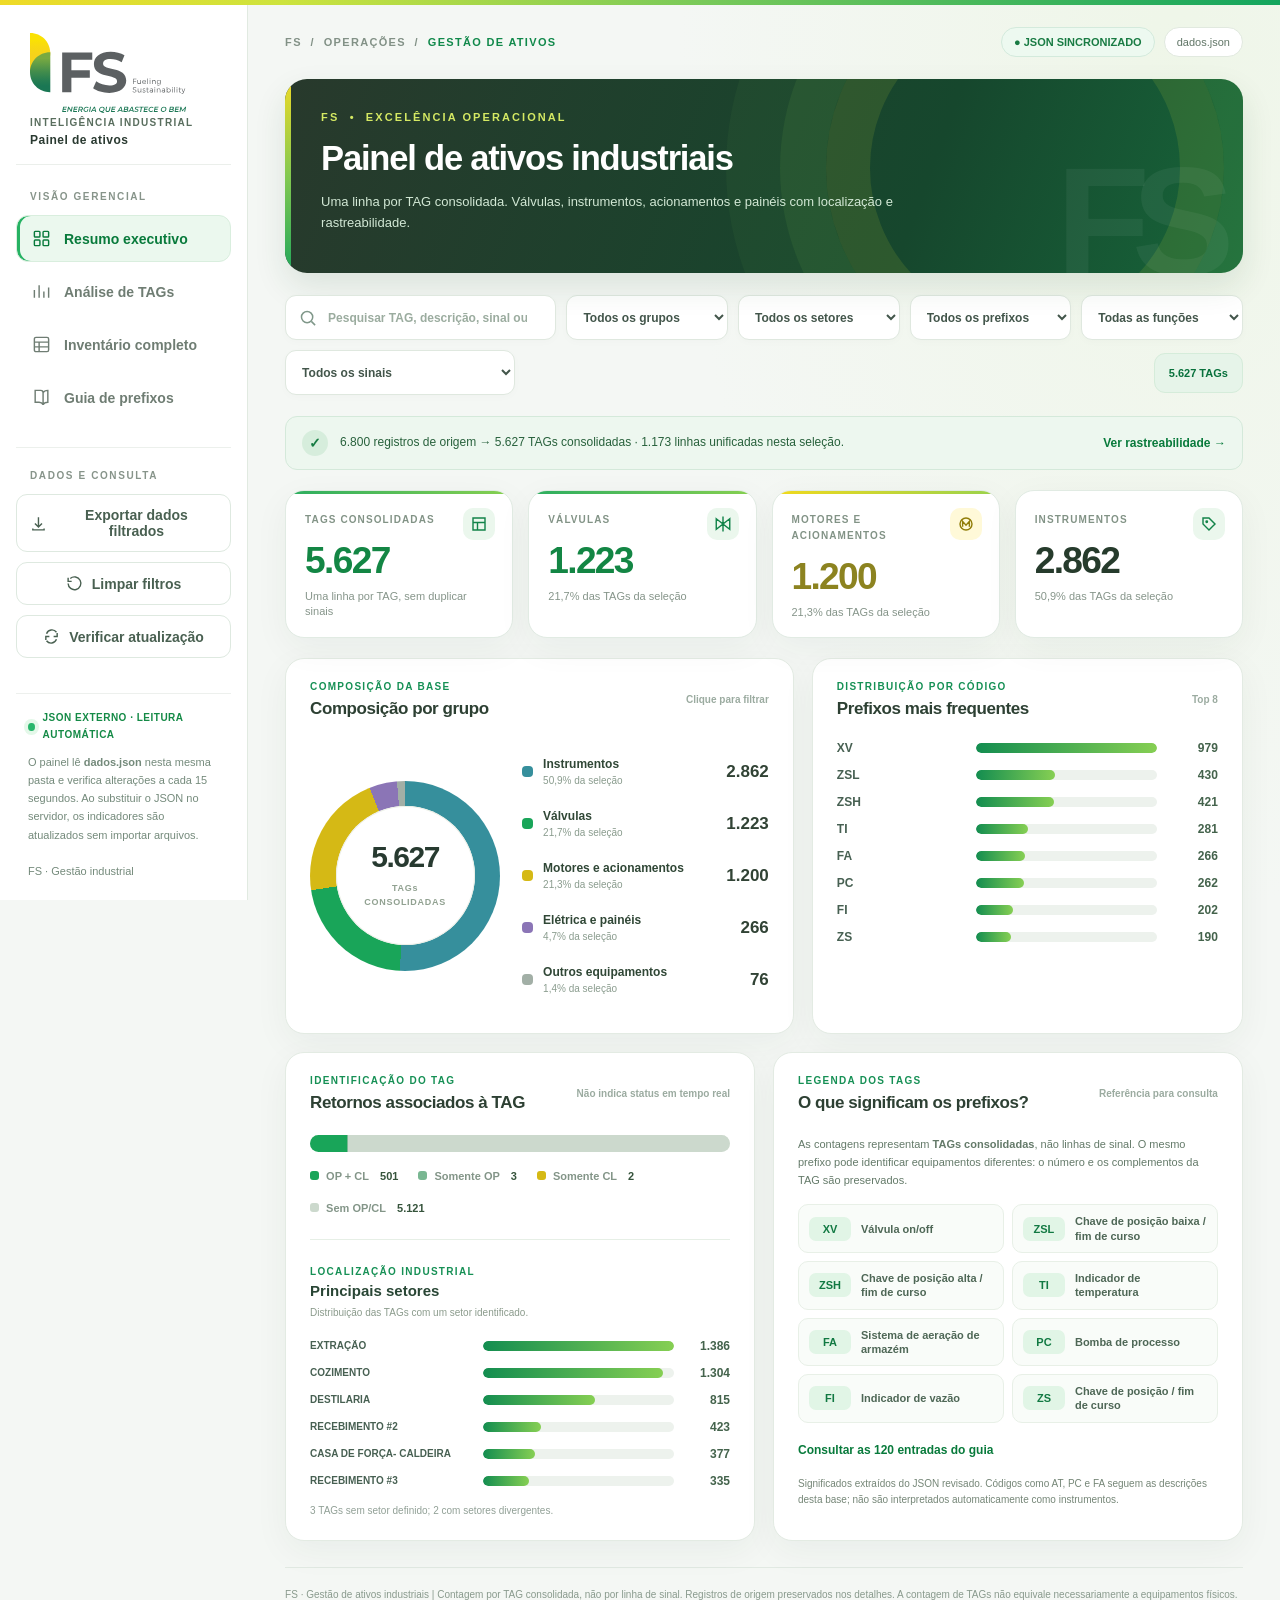
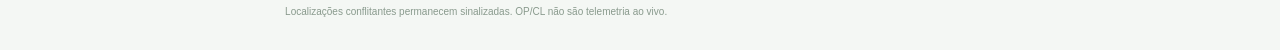
<file: index.html>
<!DOCTYPE html>

<html lang="pt-BR">
<head>
<meta charset="utf-8"/>
<meta content="width=device-width, initial-scale=1.0" name="viewport"/>
<meta content="light" name="color-scheme"/>
<title>FS | Painel de Ativos Industriais</title>
<link href="app.css?v=3" rel="stylesheet"/>
</head>
<body>
<div class="top-stripe"></div>
<div class="app">
<aside class="sidebar">
<div class="brand">
<img alt="FS - Fueling Sustainability" class="brand-image" height="80" src="[data-uri]" width="157"/>
<div class="brand-caption">INTELIGÊNCIA INDUSTRIAL<strong>Painel de ativos</strong></div>
</div>
<nav aria-label="Navegação principal">
<p class="side-title">VISÃO GERENCIAL</p>
<div class="menu">
<button class="nav active" data-page="resumo" type="button"><svg viewbox="0 0 24 24">
<rect height="7" rx="1" width="7" x="3" y="3"></rect>
<rect height="7" rx="1" width="7" x="14" y="3"></rect>
<rect height="7" rx="1" width="7" x="3" y="14"></rect>
<rect height="7" rx="1" width="7" x="14" y="14"></rect>
</svg>Resumo executivo</button>
<button class="nav" data-page="analise" type="button"><svg viewbox="0 0 24 24">
<path d="M3 20V10m6 10V4m6 16v-8m6 8V7"></path>
</svg>Análise de TAGs</button>
<button class="nav" data-page="inventario" type="button"><svg viewbox="0 0 24 24">
<rect height="18" rx="2" width="18" x="3" y="3"></rect>
<path d="M3 9h18M9 9v12M3 15h18"></path>
</svg>Inventário completo</button>
<button class="nav" data-page="prefixos" type="button"><svg viewbox="0 0 24 24"><path d="M4 3h7c2 0 3 1 3 3v15c-1-2-2-3-5-3H4zM14 6c1-2 3-3 6-3v15c-3 0-5 1-6 3"></path></svg>Guia de prefixos</button></div>
</nav>
<div class="side-actions">
<p class="side-title">DADOS E CONSULTA</p>
<button class="side-button" id="exportCSV" type="button"><svg viewbox="0 0 24 24">
<path d="M12 3v14m-5-5 5 5 5-5M4 19v2h16v-2"></path>
</svg>Exportar dados filtrados</button>
<button class="side-button" id="clearFilters" type="button"><svg viewbox="0 0 24 24">
<path d="M3 12a9 9 0 1 0 3-7M3 4v5h5"></path>
</svg>Limpar filtros</button>
<button class="side-button" id="refreshData" type="button"><svg viewbox="0 0 24 24"><path d="M20 7v5h-5M4 17v-5h5M5 8a8 8 0 0 1 14-2M19 16a8 8 0 0 1-14 2"></path></svg>Verificar atualização</button></div>
<div class="side-bottom">
<div class="local-tag">JSON EXTERNO · LEITURA AUTOMÁTICA</div>O painel lê <b>dados.json</b> nesta mesma pasta e
        verifica alterações a cada 15 segundos. Ao substituir o JSON no servidor, os indicadores são atualizados sem
        importar arquivos.<br/><br/>FS · Gestão industrial
      </div>
</aside>
<main class="main">
<div class="topbar">
<div class="breadcrumb">FS  /  OPERAÇÕES  /  <strong>GESTÃO DE ATIVOS</strong></div>
<div class="top-right"><span class="state-pill" id="loadState">● CARREGANDO JSON</span><span class="file-pill" id="sourceName">dados.json</span></div>
</div>
<header class="hero">
<div class="hero-content">
<p class="eyebrow">FS  •  EXCELÊNCIA OPERACIONAL</p>
<h1 id="pageTitle">Painel de ativos industriais</h1>
<p id="pageSubtitle">Uma linha por TAG consolidada. Válvulas, instrumentos, acionamentos e painéis com localização e rastreabilidade.</p>
</div><span aria-hidden="true" class="hero-mark">FS</span>
</header>
<div class="load-warning" hidden="" id="loadWarning" role="alert"></div>
<section aria-label="Filtros de consulta" class="toolbar">
<div class="search-wrap"><svg viewbox="0 0 24 24">
<circle cx="10.8" cy="10.8" r="7.5"></circle>
<path d="m16.5 16.5 5 5"></path>
</svg><input aria-label="Pesquisar TAG, descrição, sinal ou significado" autocomplete="off" class="input" id="search" placeholder="Pesquisar TAG, descrição, sinal ou significado..." type="search"/></div>
<select aria-label="Grupo de equipamento" class="select" id="groupFilter">
<option value="">Todos os grupos</option>
</select>
<select aria-label="Filtrar por setor" class="select" id="sectorFilter">
<option value="">Todos os setores</option>
</select>
<select aria-label="Prefixo do TAG" class="select" id="prefixFilter">
<option value="">Todos os prefixos</option>
</select>
<select aria-label="Função identificada na base" class="select" id="letterFilter">
<option value="">Todas as funções</option>
</select>
<select aria-label="Sinais associados e qualidade" class="select" id="statusFilter"><option value="">Todos os sinais</option><option value="OP">Com retorno OP</option><option value="CL">Com retorno CL</option><option value="OP + CL">Com OP e CL</option><option value="Sem OP/CL">Sem retorno OP/CL</option><option value="Agrupados">TAGs agrupadas</option></select>
<span class="results-pill" id="resultCount">Carregando dados...</span>
</section>
<div class="consolidation-banner"><span aria-hidden="true" class="consolidation-icon">✓</span><p id="consolidationText">Consolidando TAGs e preservando as referências de origem...</p><button class="inline-link" data-page="analise" type="button">Ver rastreabilidade →</button></div><section class="page" id="resumo">
<div class="kpis">
<div class="kpi featured"><span class="kpi-label">TAGs consolidadas</span><span class="kpi-icon"><svg viewbox="0 0 24 24">
<path d="M4 4h16v16H4zM4 10h16M10 10v10"></path>
</svg></span>
<div class="num" id="kpiTotal">—</div>
<div class="note">Uma linha por TAG, sem duplicar sinais</div>
</div>
<div class="kpi featured clickable" data-kpi-group="Válvulas" role="button" tabindex="0" title="Filtrar por válvulas"><span class="kpi-label">Válvulas</span><span class="kpi-icon"><svg viewbox="0 0 24 24">
<path d="M3 5l9 7-9 7V5zm18 0-9 7 9 7V5zM12 2v20"></path>
</svg></span>
<div class="num" id="kpiValves">—</div>
<div class="note" id="valvesNote">Contagem de TAGs de válvulas</div>
</div>
<div class="kpi gold clickable" data-kpi-group="Motores e acionamentos" role="button" tabindex="0" title="Filtrar por motores e acionamentos"><span class="kpi-label">Motores e acionamentos</span><span class="kpi-icon"><svg viewbox="0 0 24 24">
<circle cx="12" cy="12" r="8"></circle>
<path d="M7.5 15.5v-7l4.5 5 4.5-5v7"></path>
</svg></span>
<div class="num" id="kpiMotors">—</div>
<div class="note" id="motorsNote">Motores e equipamentos acionados</div>
</div>
<div class="kpi clickable" data-kpi-group="Instrumentos" role="button" tabindex="0"><span class="kpi-label">Instrumentos</span><span class="kpi-icon"><svg viewbox="0 0 24 24">
<path d="M4 12V4h8l8 8-8 8-8-8z"></path>
<circle cx="9" cy="9" r="1"></circle>
</svg></span>
<div class="num" id="kpiInstruments">—</div>
<div class="note" id="instrumentsNote">Indicação, medição, chaves e alarmes</div>
</div>
</div>
<div class="two">
<article class="card">
<div class="card-top">
<div>
<p class="eyebrow">COMPOSIÇÃO DA BASE</p>
<h2>Composição por grupo</h2>
</div><span class="sidehint">Clique para filtrar</span>
</div>
<div class="donut-layout">
<div class="donut" id="groupDonut">
<div class="donut-center"><b id="donutTotal">—</b><small>TAGs CONSOLIDADAS</small></div>
</div>
<div class="legend" id="groupLegend"></div>
</div>
</article>
<article class="card">
<div class="card-top">
<div>
<p class="eyebrow">DISTRIBUIÇÃO POR CÓDIGO</p>
<h2>Prefixos mais frequentes</h2>
</div><span class="sidehint">Top 8</span>
</div>
<div class="bars" id="prefixBars"></div>
</article>
</div>
<div class="two equal section-gap">
<article class="card">
<div class="card-top">
<div>
<p class="eyebrow">IDENTIFICAÇÃO DO TAG</p>
<h2>Retornos associados à TAG</h2>
</div><span class="sidehint">Não indica status em tempo real</span>
</div>
<div class="status-track" id="statusTrack"></div>
<div class="status-legend" id="statusLegend"></div>
<div class="sector-summary-header">
<p class="eyebrow">LOCALIZAÇÃO INDUSTRIAL</p>
<h3>Principais setores</h3>
<p>Distribuição das TAGs com um setor identificado.</p>
</div>
<div class="bars sector-bars" id="sectorBars"></div>
<p class="sector-summary-note" id="sectorCoverageNote"></p>
</article>
<article class="card">
<div class="card-top">
<div>
<p class="eyebrow">LEGENDA DOS TAGS</p>
<h2>O que significam os prefixos?</h2>
</div><span class="sidehint">Referência para consulta</span>
</div>
<p class="prefix-intro">As contagens representam <strong>TAGs consolidadas</strong>, não linhas de sinal. O mesmo prefixo pode identificar equipamentos diferentes: o número e os complementos da TAG são preservados.</p>
<div class="prefix-guide" id="prefixGuide"></div><button class="guide-link" data-page="prefixos" id="guideCount" type="button">Consultar todos os prefixos</button>
<p class="prefix-caution">Significados extraídos do JSON revisado. Códigos como AT, PC e FA seguem as descrições desta base; não são interpretados automaticamente como instrumentos.</p>
</article>
</div>
</section>
<section class="page hidden" id="analise">
<div class="kpis">
<div class="kpi featured"><span class="kpi-label">Prefixos distintos</span><span class="kpi-icon"><svg viewbox="0 0 24 24">
<rect height="16" rx="3" width="16" x="4" y="4"></rect>
<path d="M8 9h8M8 13h8"></path>
</svg></span>
<div class="num" id="kpiPrefixes">—</div>
<div class="note">Prefixos presentes na seleção</div>
</div>
<div class="kpi"><span class="kpi-label">Retornos OP / CL</span><span class="kpi-icon"><svg viewbox="0 0 24 24">
<path d="m4 5 8 14 8-14"></path>
</svg></span>
<div class="num" id="kpiLetterV">—</div>
<div class="note">TAGs com algum retorno associado</div>
</div>
<div class="kpi"><span class="kpi-label">TAGs agrupadas</span><span class="kpi-icon"><svg viewbox="0 0 24 24">
<path d="M12 5v14M7 5h10M7 19h10"></path>
</svg></span>
<div class="num" id="kpiLetterI">—</div>
<div class="note">Mais de um registro de origem</div>
</div>
<div class="kpi gold"><span class="kpi-label">Linhas unificadas</span><span class="kpi-icon"><svg viewbox="0 0 24 24">
<rect height="14" rx="2" width="14" x="6" y="6"></rect>
<path d="M4 16V4h12"></path>
</svg></span>
<div class="num" id="kpiDuplicates">—</div>
<div class="note">Origem preservada, sem repetir no inventário</div>
</div>
</div>
<div class="two">
<article class="card">
<div class="card-top">
<div>
<p class="eyebrow">FUNÇÃO PELO TAG</p>
<h2>Funções identificadas</h2>
</div><span class="sidehint">Descrição + prefixo</span>
</div>
<div class="bars" id="letterBars"></div>
</article>
<article class="card">
<div class="card-top">
<div>
<p class="eyebrow">LOCALIZAÇÃO POR PREFIXO</p>
<h2>Principais famílias de TAGs</h2>
</div><span class="sidehint">Top 12</span>
</div>
<div class="bars" id="prefixLongBars"></div>
</article>
</div>
</section>
<section class="page hidden" id="inventario">
<div class="card">
<div class="card-top">
<div>
<p class="eyebrow">UMA LINHA POR TAG · ORIGENS PRESERVADAS</p>
<h2>Inventário completo de TAGs</h2>
</div><span class="sidehint">Clique na TAG para ver as origens</span>
</div>
<div class="table-outer">
<table class="data-table">
<thead>
<tr><th scope="col">#</th><th scope="col">TAG consolidada</th><th scope="col">Descrição</th><th scope="col">Setor</th><th scope="col">Grupo gerencial</th><th scope="col">Prefixo / significado</th><th scope="col">Sinais associados</th></tr>
</thead>
<tbody id="dataTableBody"></tbody>
</table>
</div>
<div class="paginator"><span class="pagination-info" id="rowsRange">—</span>
<div class="paging"><button aria-label="Página anterior" class="page-btn" id="prevPage" type="button">‹</button><span id="pageNo">1 / 1</span><button aria-label="Próxima página" class="page-btn" id="nextPage" type="button">›</button></div>
</div>
</div>
</section>

<section class="page hidden" id="prefixos">
<article class="card glossary-card">
<div class="card-top"><div><p class="eyebrow">DICIONÁRIO DA BASE ATUAL</p><h2>Prefixos e seus significados</h2></div><span class="sidehint" id="glossaryTotal">Carregando...</span></div>
<div class="glossary-toolbar"><label for="glossarySearch">Buscar no guia</label><input autocomplete="off" class="input glossary-search" id="glossarySearch" placeholder="Ex.: XV, transmissor, posição, bomba..." type="search"/></div>
<p class="prefix-intro">O guia mostra todos os prefixos da base e suas contagens. Os filtros do painel aparecem na contagem “na seleção”. Clique em um prefixo para consultar suas TAGs.</p>
<div class="table-outer glossary-table"><table class="data-table"><thead><tr><th scope="col">Prefixo</th><th scope="col">Significado na base</th><th scope="col">Leitura e ressalvas</th><th scope="col">Exemplo da base</th><th scope="col">TAGs</th></tr></thead><tbody id="glossaryBody"></tbody></table></div>

</article>

</section>
<footer>FS · Gestão de ativos industriais | Contagem por TAG consolidada, não por linha de sinal. Registros de origem preservados nos detalhes. A contagem de TAGs não equivale necessariamente a equipamentos físicos. Localizações conflitantes permanecem sinalizadas. OP/CL não são telemetria ao vivo.</footer>
</main>
</div>
<div aria-live="polite" class="hidden" id="toast" role="status"></div>
<dialog aria-describedby="detailSubtitle" aria-labelledby="detailTitle" id="recordDialog">
<div class="dialog-header"><div><p class="eyebrow">TAG CONSOLIDADA · RASTREABILIDADE</p><h2 id="detailTitle"></h2><p id="detailSubtitle"></p></div><button aria-label="Fechar detalhes" class="close-dialog" id="closeDetails" type="button">×</button></div>
<dl class="detail-fields" id="detailFields"></dl><div id="detailWarnings"></div>
<h3 class="source-title">Registros de origem preservados</h3><p class="prefix-intro">As linhas abaixo documentam a consolidação e não são contadas novamente no inventário.</p>
<div class="table-outer source-table"><table class="data-table"><thead><tr><th>TAG de origem</th><th>Descrição de origem</th><th>Setor de origem</th><th>I/O e abas</th><th>Referência</th></tr></thead><tbody id="detailSources"></tbody></table></div>
</dialog>
<noscript><p class="load-warning">Ative JavaScript para carregar dados.json e consultar o painel.</p></noscript>


<script defer="" src="data-model.js?v=3"></script><script defer="" src="index.js?v=3"></script></body>
</html>
</file>
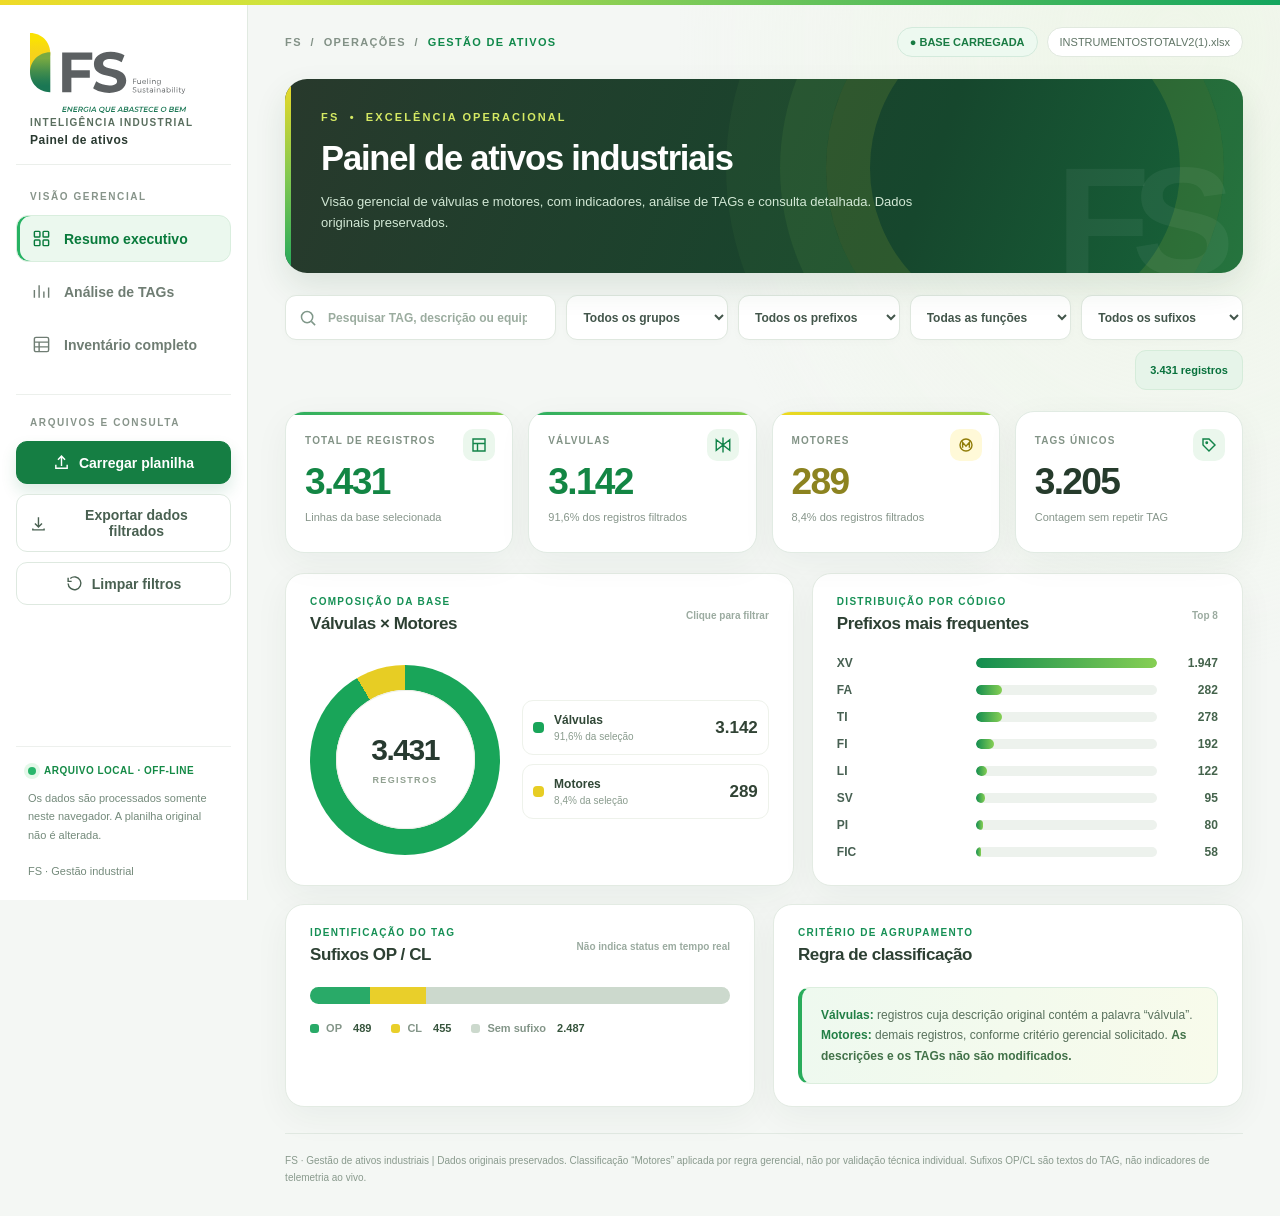
<file: FS_DASHBOARD_VALVULAS_MOTORES_PTBR.html>
<!DOCTYPE html>
<html lang="pt-BR">
<head>
<meta charset="UTF-8" />
<meta name="viewport" content="width=device-width, initial-scale=1.0" />
<meta name="color-scheme" content="light" />
<title>FS | Painel de Ativos Industriais</title>
<style>
:root{
 --fs-verde:#21a75a;--fs-verde-escuro:#0f673b;--fs-lima:#83c950;--fs-amarelo:#efda27;
 --fundo:#f4f7f4;--branco:#ffffff;--texto:#273a30;--grafite:#34413b;--muted:#718176;
 --linha:#e3ebe4;--suave:#eaf7ef;--sombra:0 10px 35px rgba(22,65,39,.05);--raio:19px
}
*{box-sizing:border-box}
html{scroll-behavior:smooth}
body{margin:0;color:var(--texto);font-family:Inter,"Segoe UI",Arial,sans-serif;background:var(--fundo);font-size:14px}
button,input,select{font:inherit}
button{cursor:pointer}
button:focus-visible,input:focus-visible,select:focus-visible,label:focus-visible{outline:3px solid var(--fs-lima);outline-offset:2px}
button:disabled{opacity:.42;cursor:not-allowed}
.top-stripe{height:5px;position:fixed;top:0;left:0;width:100%;z-index:50;background:linear-gradient(90deg,var(--fs-amarelo) 0%,#cde33d 22%,#78c959 55%,#13a55e 100%)}
.app{display:grid;grid-template-columns:248px minmax(0,1fr);min-height:100vh}
.sidebar{position:sticky;top:0;height:100vh;z-index:5;background:#fff;border-right:1px solid #e1eae1;padding:29px 16px 20px;display:flex;flex-direction:column;gap:26px}
.brand{padding:4px 14px 17px;border-bottom:1px solid #ebefeb}
.brand-image{width:157px;height:80px;object-fit:contain;display:block;margin-bottom:4px}
.brand-caption{font-size:10px;font-weight:800;letter-spacing:.13em;color:#596e5e;margin-top:3px}
.brand-caption strong{display:block;font-size:12px;letter-spacing:.04em;color:#2a3a31;margin-top:5px}
.side-title{color:#87948a;font-size:10px;font-weight:800;letter-spacing:.16em;margin:0 0 13px 14px}
.menu{display:grid;gap:6px}.nav{width:100%;text-align:left;display:flex;align-items:center;gap:13px;padding:13px 15px;border:1px solid transparent;border-radius:12px;background:transparent;color:#6f7d73;font-weight:650;transition:background .2s,color .2s}
.nav svg{width:19px;height:19px;stroke:currentColor;stroke-width:1.8;fill:none;flex-shrink:0}
.nav:hover{background:#f2f8f2;color:#216c41}.nav.active{background:#ebf8ee;border-color:#d9eede;color:#087a3b;box-shadow:inset 3px 0 0 #26b263}
.side-actions{border-top:1px solid #ecf0ec;padding-top:22px}
.side-button{width:100%;display:flex;align-items:center;justify-content:center;gap:9px;text-align:center;border:1px solid #dee9e0;border-radius:11px;padding:12px 13px;margin-top:10px;background:#fff;color:#496051;font-weight:750;transition:.2s}
.side-button:hover{background:#f3f9f4;border-color:#b4d8bd}
.side-button.primary{background:#157e43;border-color:#157e43;color:#fff;box-shadow:0 8px 16px rgba(12,117,62,.14)}.side-button.primary:hover{background:#0a6735}
.side-button svg{width:17px;height:17px;stroke:currentColor;stroke-width:2;fill:none}
.side-bottom{margin-top:auto;color:#748a7b;font-size:11px;line-height:1.65;padding:16px 12px 0;border-top:1px solid #edf0ed}
.local-tag{font-size:10px;font-weight:800;letter-spacing:.05em;color:#148a46;display:flex;align-items:center;gap:8px;margin-bottom:10px}
.local-tag:before{content:"";width:8px;height:8px;background:#29b66c;box-shadow:0 0 0 4px #e4f8e9;border-radius:50%}
.main{min-width:0;width:100%;padding:27px clamp(20px,2.9vw,50px) 30px;background:radial-gradient(ellipse at 90% 4%,#eaf5de88,transparent 38%),var(--fundo)}
.topbar{display:flex;align-items:center;justify-content:space-between;flex-wrap:wrap;gap:14px;margin-bottom:22px}
.breadcrumb{color:#829186;font-size:11px;font-weight:700;letter-spacing:.12em}.breadcrumb strong{color:#11894b}
.top-right{display:flex;align-items:center;gap:9px;flex-wrap:wrap}.state-pill{border:1px solid #d3eadc;background:#edf9f0;color:#197b43;border-radius:99px;padding:8px 12px;font-size:11px;font-weight:750;white-space:nowrap}
.file-pill{max-width:255px;overflow:hidden;text-overflow:ellipsis;white-space:nowrap;border:1px solid #e1e9df;background:#fff;color:#607566;padding:8px 12px;border-radius:99px;font-size:11px}
.hero{position:relative;overflow:hidden;background:linear-gradient(110deg,#28392c,#16472d 66%,#17653a);border-radius:22px;min-height:194px;padding:29px 36px;margin-bottom:22px;box-shadow:0 14px 33px rgba(26,71,37,.11);isolation:isolate}
.hero:before{content:"";position:absolute;top:0;left:0;width:6px;height:100%;background:linear-gradient(var(--fs-amarelo),var(--fs-lima),var(--fs-verde))}
.hero:after{content:"";position:absolute;z-index:-1;width:310px;height:310px;border:44px solid rgba(223,236,59,.11);border-radius:50%;right:2%;top:-110px;box-shadow:0 0 0 46px rgba(148,219,89,.075),0 0 0 100px rgba(148,219,89,.045)}
.hero-content{position:relative;z-index:2;max-width:715px}.hero .eyebrow{color:#d5e963;font-size:11px;letter-spacing:.19em;font-weight:850;margin:0 0 13px}
.hero h1{font-size:clamp(25px,2.7vw,41px);letter-spacing:-.035em;line-height:1.15;margin:0;font-weight:830;color:#fff}
.hero p{font-size:13px;color:#d2e8d5;line-height:1.65;margin:12px 0 0;max-width:630px}
.hero .hero-mark{position:absolute;right:27px;bottom:-26px;font-size:154px;font-weight:900;line-height:1;color:#ffffff0e;letter-spacing:-.12em;pointer-events:none}
.toolbar{display:flex;align-items:center;gap:10px;flex-wrap:wrap;margin-bottom:21px}.search-wrap{position:relative;flex:2;min-width:245px;max-width:520px}
.search-wrap svg{position:absolute;top:50%;left:14px;width:18px;height:18px;transform:translateY(-50%);stroke:#7f9789;fill:none;stroke-width:2}
.input,.select{height:45px;border:1px solid #dfe8df;border-radius:11px;background:#fff;color:#43564b;outline:none;font-size:12px;font-weight:550;box-shadow:0 2px 8px #1a4c2005}
.input{width:100%;padding:0 16px 0 42px}.select{min-width:145px;max-width:230px;padding:0 12px;flex:1}
.input::placeholder{color:#9bac9f}.results-pill{white-space:nowrap;background:#e6f4e9;border:1px solid #d5ecda;color:#08713c;padding:13px 14px;border-radius:11px;font-weight:800;font-size:11px;margin-left:auto}
.kpis{display:grid;grid-template-columns:repeat(4,minmax(0,1fr));gap:15px;margin-bottom:20px}
.kpi{border:1px solid #e1ebe3;border-radius:var(--raio);background:#fff;box-shadow:var(--sombra);padding:19px 19px 17px;min-height:142px;position:relative;overflow:hidden}
.kpi:before{content:"";height:3px;width:100%;position:absolute;top:0;left:0;background:linear-gradient(90deg,#2bad60,#87d050);opacity:0}.kpi.featured:before{opacity:1}.kpi.gold:before{opacity:1;background:linear-gradient(90deg,#f1d91d,#99d24d)}
.kpi .kpi-icon{position:absolute;right:17px;top:17px;display:grid;place-items:center;width:32px;height:32px;border-radius:10px;background:#ebf7ed;color:#13844a}
.kpi.gold .kpi-icon{background:#fff9d8;color:#917d09}.kpi .kpi-icon svg{width:18px;height:18px;stroke:currentColor;stroke-width:1.9;fill:none}
.kpi .kpi-label{font-size:10px;letter-spacing:.11em;font-weight:800;color:#829386;text-transform:uppercase;padding-right:30px}
.kpi .num{font-size:clamp(28px,2.9vw,42px);font-weight:840;letter-spacing:-.045em;line-height:1;margin:16px 0 10px;color:#263b2c;font-variant-numeric:tabular-nums}
.kpi.featured .num{color:#138644}.kpi.gold .num{color:#8c8320}.kpi .note{font-size:11px;color:#86958a;line-height:1.35}
.kpi.clickable{cursor:pointer;transition:transform .16s,box-shadow .16s}.kpi.clickable:hover{transform:translateY(-2px);box-shadow:0 16px 28px #1b63301a}
.two{display:grid;grid-template-columns:1.18fr 1fr;gap:18px}.two.equal{grid-template-columns:1fr 1fr}.three{display:grid;grid-template-columns:repeat(3,minmax(0,1fr));gap:18px}
.card{min-width:0;background:#fff;border:1px solid #e3ebe3;border-radius:var(--raio);box-shadow:var(--sombra);padding:22px 24px}
.card-top{display:flex;align-items:flex-start;justify-content:space-between;gap:12px;margin-bottom:22px}
.card .eyebrow{font-size:10px;color:#169055;letter-spacing:.13em;font-weight:850;margin:0 0 7px}
.card h2{font-size:17px;font-weight:790;letter-spacing:-.025em;color:#2d4033;margin:0}
.card .sidehint{font-size:10px;font-weight:700;color:#9baba0;white-space:nowrap;align-self:center}
.donut-layout{display:flex;align-items:center;gap:22px;justify-content:space-around;flex-wrap:wrap;min-height:207px}
.donut{width:190px;height:190px;display:grid;place-items:center;border-radius:50%;background:conic-gradient(#149348 0 80%,#e4ce27 80% 100%);flex:0 0 190px;transition:background .3s}
.donut-center{width:139px;height:139px;display:flex;flex-direction:column;align-items:center;justify-content:center;background:#fff;border-radius:50%;box-shadow:0 0 0 1px #edf0e8 inset}
.donut-center b{font-weight:850;font-size:30px;letter-spacing:-.05em;line-height:1}.donut-center small{font-size:9px;color:#91a191;font-weight:900;letter-spacing:.15em;margin-top:10px}
.legend{min-width:180px;display:grid;gap:9px;flex:1;max-width:250px}.legend-item{display:flex;align-items:center;gap:10px;padding:12px 10px;border:1px solid #eef2eb;border-radius:11px;cursor:pointer;transition:.15s}.legend-item:hover{background:#f4fbf5;border-color:#c9e9d0}.legend-item .sq{width:11px;height:11px;border-radius:4px;flex-shrink:0}.legend-item .leg-body{flex:1}.legend-item strong{display:block;color:#304736;font-size:12px}.legend-item span.sub{display:block;color:#8a9c8e;font-size:10px;margin-top:4px}.legend-item .leg-count{font-size:17px;font-weight:850;color:#314335;font-variant-numeric:tabular-nums}
.bars{display:flex;flex-direction:column;gap:13px}.bar-row{display:grid;grid-template-columns:minmax(88px,128px) minmax(40px,1fr) 50px;gap:11px;align-items:center}
.bar-name{font-size:12px;font-weight:700;color:#476052;white-space:nowrap;overflow:hidden;text-overflow:ellipsis}.bar-track{height:10px;background:#edf2ed;border-radius:50px;overflow:hidden}
.bar-fill{height:100%;border-radius:50px;background:linear-gradient(90deg,#138d50,#86cf53);transition:width .25s;min-width:0}.bar-val{text-align:right;font-size:12px;color:#44634c;font-weight:850;font-variant-numeric:tabular-nums}
.bar-row.clickable{cursor:pointer}.bar-row.clickable:hover .bar-name{color:#138246}.bar-empty{color:#86988a;font-size:12px;padding:30px;text-align:center}
.section-gap{margin-top:18px}
.hintbox{background:linear-gradient(95deg,#eef9ef,#f8fbeb);border:1px solid #dceede;border-left:4px solid #29ac5b;border-radius:12px;padding:17px 19px;color:#58705c;line-height:1.7;font-size:12px}
.hintbox strong{color:#227f46}.hintbox em{font-style:normal;color:#427249;font-weight:750}
.status-track{height:17px;border-radius:20px;overflow:hidden;display:flex;background:#f2f4ee;margin:18px 0}
.status-track span{height:100%;display:block}.status-legend{display:flex;align-items:center;gap:20px;flex-wrap:wrap}.status-label{display:inline-flex;gap:7px;align-items:center;font-size:11px;color:#839588;font-weight:650}
.status-label .sq{width:9px;height:9px;border-radius:3px}.status-label b{font-weight:850;color:#36543c;margin-left:4px}
.statline{display:flex;justify-content:space-between;gap:10px;align-items:center;padding:13px 0;border-bottom:1px solid #eaf0ea;color:#778b7d;font-size:12px}.statline:last-child{border-bottom:0}.statline strong{font-weight:850;color:#16834c;font-size:15px}
.insight-title{font-size:11px;font-weight:850;letter-spacing:.12em;color:#158b4a;margin:0 0 8px}
.function-chips{display:flex;flex-wrap:wrap;gap:8px;margin-top:15px}.function-chips span{display:inline-flex;gap:6px;align-items:center;padding:7px 10px;background:#f3f8f3;border:1px solid #e1ece2;border-radius:8px;color:#5d7864;font-size:11px}.function-chips b{color:#0e8d4d}
.page.hidden{display:none!important}
.table-outer{border:1px solid #e4ebe4;border-radius:12px;overflow:auto;max-height:640px}
.data-table{border-collapse:collapse;width:100%;min-width:1020px;font-size:12px;text-align:left}
.data-table thead th{background:#f0f7f1;position:sticky;top:0;z-index:2;color:#637e6b;font-size:10px;font-weight:850;letter-spacing:.08em;text-transform:uppercase;padding:15px 14px;border-bottom:1px solid #dcebdc}
.data-table tbody tr{border-bottom:1px solid #eef1ed}.data-table tbody tr:nth-child(even){background:#fafcfa}.data-table tbody tr:hover{background:#eef9f1}
.data-table td{padding:13px 14px;color:#536858;max-width:450px;line-height:1.45}.data-table td.tagcol{color:#138349;font-weight:800;white-space:nowrap}.data-table td.indexcol{color:#9aab9e;font-weight:700}
.chip{display:inline-block;padding:5px 10px;border-radius:99px;font-size:10px;font-weight:850;white-space:nowrap;background:#e8f7ec;color:#087941;border:1px solid #cfe9d5}
.chip.motor{background:#fdf9dd;border-color:#efe8ae;color:#918217}.soft-text{color:#92a496}.empty{padding:45px!important;text-align:center;color:#87988c!important}
.paginator{display:flex;justify-content:space-between;align-items:center;flex-wrap:wrap;gap:12px;margin-top:16px}
.pagination-info{font-size:11px;color:#819285}.paging{display:flex;align-items:center;gap:9px;color:#69816e;font-size:12px;font-weight:700}
.page-btn{border:1px solid #dde8dd;background:#fff;color:#35704d;border-radius:9px;min-width:38px;height:35px;font-size:17px}
footer{font-size:10px;color:#899a8d;margin-top:26px;line-height:1.7;border-top:1px solid #e1e9e2;padding-top:18px}
#toast{position:fixed;right:24px;bottom:25px;max-width:480px;border:1px solid #b5dfbf;background:#165b36;color:#fff;padding:15px 18px;border-radius:12px;box-shadow:0 15px 40px #24453044;z-index:60;font-size:12px;line-height:1.5}
#toast.hidden{display:none}
@media(max-width:1220px){.app{grid-template-columns:218px minmax(0,1fr)}.sidebar{padding:25px 12px}.main{padding:22px 22px}.two{grid-template-columns:1fr}.three{grid-template-columns:1fr 1fr}}
@media(max-width:900px){.kpis{grid-template-columns:repeat(2,minmax(0,1fr))}.results-pill{margin-left:0}.hero{padding:27px 25px}}
@media(max-width:660px){.app{display:block}.sidebar{position:relative;height:auto;display:block;padding:10px 15px 16px}.brand{border:0;display:flex;align-items:center;justify-content:space-between;padding:0 4px}.brand-image{width:115px;height:59px;margin:0}.brand-caption{font-size:8px}.brand-caption strong{font-size:10px}.sidebar .side-actions,.side-bottom,.sidebar .side-title{display:none}.menu{display:flex;overflow-x:auto;gap:3px}.nav{font-size:11px;padding:10px;white-space:nowrap}.nav svg{width:16px;height:16px}.sidebar .side-actions{display:flex;flex-wrap:wrap;gap:7px;border-top:0;padding-top:9px}.sidebar .side-actions .side-button{margin:0;flex:1 1 130px;padding:10px 8px;font-size:10px}.sidebar .side-actions .side-button svg{width:14px;height:14px}.main{padding:18px 13px}.hero{min-height:170px;padding:25px 20px}.hero .hero-mark{font-size:100px}.hero h1{font-size:27px}.topbar{display:none}.kpis{gap:10px}.kpi{padding:16px;min-height:128px}.kpi .num{font-size:30px}.two,.two.equal,.three{grid-template-columns:1fr}.card{padding:19px}.search-wrap{min-width:100%;max-width:none}.select{min-width:130px}.toolbar{gap:8px}.donut{width:175px;height:175px;flex-basis:175px}.donut-center{width:126px;height:126px}.bar-row{grid-template-columns:100px minmax(60px,1fr) 46px}}
@media print{.sidebar,.toolbar,.topbar,#toast,.paginator{display:none!important}.app{display:block}.main{padding:0;background:#fff}.hero{color:#fff;-webkit-print-color-adjust:exact;print-color-adjust:exact}.card,.kpi{box-shadow:none;break-inside:avoid}body{background:#fff}}
</style>
</head>
<body>
<div class="top-stripe"></div>
<div class="app">
<aside class="sidebar">
 <div class="brand">
  <img class="brand-image" alt="FS - Fueling Sustainability" width="157" height="80" src="[data-uri]" />
  <div class="brand-caption">INTELIGÊNCIA INDUSTRIAL<strong>Painel de ativos</strong></div>
 </div>
 <nav aria-label="Navegação principal">
  <p class="side-title">VISÃO GERENCIAL</p>
  <div class="menu">
   <button class="nav active" data-page="resumo" type="button"><svg viewBox="0 0 24 24"><rect x="3" y="3" width="7" height="7" rx="1"/><rect x="14" y="3" width="7" height="7" rx="1"/><rect x="3" y="14" width="7" height="7" rx="1"/><rect x="14" y="14" width="7" height="7" rx="1"/></svg>Resumo executivo</button>
   <button class="nav" data-page="analise" type="button"><svg viewBox="0 0 24 24"><path d="M3 20V10m6 10V4m6 16v-8m6 8V7"/></svg>Análise de TAGs</button>
   <button class="nav" data-page="inventario" type="button"><svg viewBox="0 0 24 24"><rect x="3" y="3" width="18" height="18" rx="2"/><path d="M3 9h18M9 9v12M3 15h18"/></svg>Inventário completo</button>
  </div>
 </nav>
 <div class="side-actions">
  <p class="side-title">ARQUIVOS E CONSULTA</p>
  <label tabindex="0" for="fileload" role="button" class="side-button primary"><svg viewBox="0 0 24 24"><path d="M12 17V3m-5 5 5-5 5 5M4 15v5h16v-5"/></svg>Carregar planilha</label>
  <input type="file" id="fileload" accept=".xlsx,.csv,.tsv" style="display:none" />
  <button class="side-button" id="exportCSV" type="button"><svg viewBox="0 0 24 24"><path d="M12 3v14m-5-5 5 5 5-5M4 19v2h16v-2"/></svg>Exportar dados filtrados</button>
  <button class="side-button" id="clearFilters" type="button"><svg viewBox="0 0 24 24"><path d="M3 12a9 9 0 1 0 3-7M3 4v5h5"/></svg>Limpar filtros</button>
 </div>
 <div class="side-bottom"><div class="local-tag">ARQUIVO LOCAL · OFF-LINE</div>Os dados são processados somente neste navegador. A planilha original não é alterada.<br /><br />FS · Gestão industrial</div>
</aside>
<main class="main">
 <div class="topbar"><div class="breadcrumb">FS &nbsp;/&nbsp; OPERAÇÕES &nbsp;/&nbsp; <strong>GESTÃO DE ATIVOS</strong></div><div class="top-right"><span class="state-pill">● BASE CARREGADA</span><span class="file-pill" id="sourceName">INSTRUMENTOSTOTALV2(1).xlsx</span></div></div>
 <header class="hero">
  <div class="hero-content"><p class="eyebrow">FS &nbsp;•&nbsp; EXCELÊNCIA OPERACIONAL</p><h1 id="pageTitle">Painel de ativos industriais</h1><p id="pageSubtitle">Visão gerencial de válvulas e motores, com indicadores, análise de TAGs e consulta detalhada. Dados originais preservados.</p></div><span aria-hidden="true" class="hero-mark">FS</span>
 </header>
 <section class="toolbar" aria-label="Filtros de consulta">
  <div class="search-wrap"><svg viewBox="0 0 24 24"><circle cx="10.8" cy="10.8" r="7.5"/><path d="m16.5 16.5 5 5"/></svg><input class="input" id="search" type="search" autocomplete="off" placeholder="Pesquisar TAG, descrição ou equipamento..." aria-label="Pesquisar TAG e descrição" /></div>
  <select class="select" id="groupFilter" aria-label="Grupo de equipamento"><option value="">Todos os grupos</option></select>
  <select class="select" id="prefixFilter" aria-label="Prefixo do TAG"><option value="">Todos os prefixos</option></select>
  <select class="select" id="letterFilter" aria-label="Função da segunda letra"><option value="">Todas as funções</option></select>
  <select class="select" id="statusFilter" aria-label="Sufixo do TAG"><option value="">Todos os sufixos</option><option value="OP">OP</option><option value="CL">CL</option><option value="Sem sufixo">Sem sufixo</option></select>
  <span id="resultCount" class="results-pill">3.431 registros</span>
 </section>
 <section id="resumo" class="page">
  <div class="kpis">
   <div class="kpi featured"><span class="kpi-label">Total de registros</span><span class="kpi-icon"><svg viewBox="0 0 24 24"><path d="M4 4h16v16H4zM4 10h16M10 10v10"/></svg></span><div class="num" id="kpiTotal">—</div><div class="note">Linhas da base selecionada</div></div>
   <div class="kpi featured clickable" role="button" tabindex="0" data-kpi-group="Válvulas" title="Filtrar por válvulas"><span class="kpi-label">Válvulas</span><span class="kpi-icon"><svg viewBox="0 0 24 24"><path d="M3 5l9 7-9 7V5zm18 0-9 7 9 7V5zM12 2v20"/></svg></span><div class="num" id="kpiValves">—</div><div class="note" id="valvesNote">Classificação gerencial</div></div>
   <div class="kpi gold clickable" role="button" tabindex="0" data-kpi-group="Motores" title="Filtrar por motores"><span class="kpi-label">Motores</span><span class="kpi-icon"><svg viewBox="0 0 24 24"><circle cx="12" cy="12" r="8"/><path d="M7.5 15.5v-7l4.5 5 4.5-5v7"/></svg></span><div class="num" id="kpiMotors">—</div><div class="note" id="motorsNote">Demais descrições originais</div></div>
   <div class="kpi"><span class="kpi-label">TAGs únicos</span><span class="kpi-icon"><svg viewBox="0 0 24 24"><path d="M4 12V4h8l8 8-8 8-8-8z"/><circle cx="9" cy="9" r="1"/></svg></span><div class="num" id="kpiTags">—</div><div class="note">Contagem sem repetir TAG</div></div>
  </div>
  <div class="two">
   <article class="card"><div class="card-top"><div><p class="eyebrow">COMPOSIÇÃO DA BASE</p><h2>Válvulas × Motores</h2></div><span class="sidehint">Clique para filtrar</span></div><div class="donut-layout"><div class="donut" id="groupDonut"><div class="donut-center"><b id="donutTotal">—</b><small>REGISTROS</small></div></div><div id="groupLegend" class="legend"></div></div></article>
   <article class="card"><div class="card-top"><div><p class="eyebrow">DISTRIBUIÇÃO POR CÓDIGO</p><h2>Prefixos mais frequentes</h2></div><span class="sidehint">Top 8</span></div><div class="bars" id="prefixBars"></div></article>
  </div>
  <div class="two equal section-gap">
   <article class="card"><div class="card-top"><div><p class="eyebrow">IDENTIFICAÇÃO DO TAG</p><h2>Sufixos OP / CL</h2></div><span class="sidehint">Não indica status em tempo real</span></div><div class="status-track" id="statusTrack"></div><div id="statusLegend" class="status-legend"></div></article>
   <article class="card"><div class="card-top"><div><p class="eyebrow">CRITÉRIO DE AGRUPAMENTO</p><h2>Regra de classificação</h2></div></div><div class="hintbox"><strong>Válvulas:</strong> registros cuja descrição original contém a palavra “válvula”.<br /><strong>Motores:</strong> demais registros, conforme critério gerencial solicitado. <em>As descrições e os TAGs não são modificados.</em></div></article>
  </div>
 </section>
 <section id="analise" class="page hidden">
  <div class="kpis">
   <div class="kpi featured"><span class="kpi-label">Prefixos distintos</span><span class="kpi-icon"><svg viewBox="0 0 24 24"><rect x="4" y="4" width="16" height="16" rx="3"/><path d="M8 9h8M8 13h8"/></svg></span><div class="num" id="kpiPrefixes">—</div><div class="note">Prefixos identificados na seleção</div></div>
   <div class="kpi"><span class="kpi-label">2ª letra: V</span><span class="kpi-icon"><svg viewBox="0 0 24 24"><path d="m4 5 8 14 8-14"/></svg></span><div class="num" id="kpiLetterV">—</div><div class="note">Indicação funcional de válvula</div></div>
   <div class="kpi"><span class="kpi-label">2ª letra: I</span><span class="kpi-icon"><svg viewBox="0 0 24 24"><path d="M12 5v14M7 5h10M7 19h10"/></svg></span><div class="num" id="kpiLetterI">—</div><div class="note">Indicação funcional de indicador</div></div>
   <div class="kpi gold"><span class="kpi-label">Repetições adicionais</span><span class="kpi-icon"><svg viewBox="0 0 24 24"><rect x="6" y="6" width="14" height="14" rx="2"/><path d="M4 16V4h12"/></svg></span><div class="num" id="kpiDuplicates">—</div><div class="note">Linhas além dos TAGs únicos</div></div>
  </div>
  <div class="two">
   <article class="card"><div class="card-top"><div><p class="eyebrow">FUNÇÃO PELO TAG</p><h2>Distribuição pela 2ª letra</h2></div><span class="sidehint">Leitura do código</span></div><div class="bars" id="letterBars"></div></article>
   <article class="card"><div class="card-top"><div><p class="eyebrow">LOCALIZAÇÃO POR PREFIXO</p><h2>Principais famílias de TAGs</h2></div><span class="sidehint">Top 12</span></div><div class="bars" id="prefixLongBars"></div></article>
  </div>
  <div class="two equal section-gap">
   <article class="card"><div class="card-top"><div><p class="eyebrow">INTEGRIDADE DA BASE</p><h2>Qualidade e rastreabilidade</h2></div></div><div id="qualityStats"></div></article>
   <article class="card"><div class="card-top"><div><p class="eyebrow">CLASSIFICAÇÕES ORIGINAIS</p><h2>Descrições mais frequentes</h2></div><span class="sidehint">Top 7</span></div><div class="bars" id="descriptionBars"></div></article>
  </div>
  <div class="card section-gap"><p class="insight-title">REFERÊNCIA RÁPIDA · SEGUNDA LETRA DO TAG</p><div class="hintbox">A segunda letra indica uma função do código quando houver uma convenção conhecida. Isso <strong>não substitui</strong> a descrição original do equipamento.</div><div class="function-chips"><span><b>V</b> Válvula</span><span><b>I</b> Indicador</span><span><b>T</b> Transmissor</span><span><b>R</b> Registrador</span><span><b>Outras</b> Não classificadas</span></div></div>
 </section>
 <section id="inventario" class="page hidden">
  <div class="card"><div class="card-top"><div><p class="eyebrow">BASE ORIGINAL + AGRUPAMENTO GERENCIAL</p><h2>Inventário completo de TAGs</h2></div><span class="sidehint">Sem excluir linhas repetidas</span></div>
   <div class="table-outer"><table class="data-table"><thead><tr><th>#</th><th>TAG original</th><th>Descrição original</th><th>Grupo gerencial</th><th>Função da 2ª letra</th><th>Prefixo</th><th>Sufixo</th></tr></thead><tbody id="dataTableBody"></tbody></table></div>
   <div class="paginator"><span id="rowsRange" class="pagination-info">—</span><div class="paging"><button class="page-btn" id="prevPage" type="button" aria-label="Página anterior">‹</button><span id="pageNo">1 / 1</span><button class="page-btn" id="nextPage" type="button" aria-label="Próxima página">›</button></div></div>
  </div>
 </section>
 <footer>FS · Gestão de ativos industriais | Dados originais preservados. Classificação “Motores” aplicada por regra gerencial, não por validação técnica individual. Sufixos OP/CL são textos do TAG, não indicadores de telemetria ao vivo.</footer>
</main>
</div>
<div class="hidden" id="toast" role="status" aria-live="polite"></div>
<script id="initialData" type="application/json">[["XV-41121 OP","Válvula"],["XV-41711 OP","Válvula"],["XV-41122","Válvula"],["PI-40101","Válvula Indicador"],["TI-40612","Válvula Indicador"],["LI-41220","Válvula Indicador"],["LI-41423","Válvula Indicador"],["PI-41733","Válvula Indicador"],["FI-41130","Válvula Indicador"],["TI-90103","Válvula Indicador"],["XV-41122 CL","Válvula"],["XV-41712 CL","Válvula"],["XV-41242","Válvula"],["XV-41122 OP","Válvula"],["XV-41712 OP","Válvula"],["XV-41243","Válvula"],["TI-40112","Válvula Indicador"],["LI-40701","Válvula Indicador"],["LI-41240","Válvula Indicador"],["PI-41412","Válvula Indicador"],["PI-41753","Válvula Indicador"],["FI-41202","Válvula Indicador"],["TT-CCM-2400","Válvula Transmissor"],["PV-40201","Válvula"],["TIC-41314","Válvula Indicador"],["LIC-40701","Válvula Indicador"],["LV-41610","Válvula"],["LIC-41920","Válvula Indicador"],["XV-41242 CL","Válvula"],["XV-41713 CL","Válvula"],["XV-41324","Válvula"],["XV-41242 OP","Válvula"],["XV-41713 OP","Válvula"],["XV-41325","Válvula"],["TI-40130","Válvula Indicador"],["TI-40712","Válvula Indicador"],["PI-41232","Válvula Indicador"],["TI-41413","Válvula Indicador"],["TI-41710","Válvula Indicador"],["FI-41322","Válvula Indicador"],["XV-41243 CL","Válvula"],["XV-41714 CL","Válvula"],["XV-41701","Válvula"],["XV-41243 OP","Válvula"],["XV-41714 OP","Válvula"],["XV-41702","Válvula"],["LI-40201","Válvula Indicador"],["LI-40801","Válvula Indicador"],["TI-41212","Válvula Indicador"],["TI-41414","Válvula Indicador"],["TI-41711","Válvula Indicador"],["PV-40301","Válvula"],["LIC-40201","Válvula Indicador"],["LIC-40801","Válvula Indicador"],["LV-41623","Válvula"],["LV-42010","Válvula"],["XV-41324 CL","Válvula"],["XV-41715 CL","Válvula"],["XV-41703","Válvula"],["XV-41324 OP","Válvula"],["XV-41715 OP","Válvula"],["XV-41704","Válvula"],["TI-40212","Válvula Indicador"],["TI-40812","Válvula Indicador"],["TI-41234","Válvula Indicador"],["TI-41415","Válvula Indicador"],["TI-41730","Válvula Indicador"],["FI-90101","Válvula Indicador"],["XV-40101 CL","Válvula"],["XV-41325 CL","Válvula"],["XV-41716 CL","Válvula"],["XV-41705","Válvula"],["XV-40101 OP","Válvula"],["XV-41325 OP","Válvula"],["XV-41716 OP","Válvula"],["XV-41706","Válvula"],["LI-40301","Válvula Indicador"],["LI-40901","Válvula Indicador"],["TI-41235","Válvula Indicador"],["TI-41951","Válvula Indicador"],["TI-41731","Válvula Indicador"],["AI-41916","Válvula Indicador"],["PV-40401","Válvula"],["LIC-40301","Válvula Indicador"],["LIC-40901","Válvula Indicador"],["FIC-42011","Válvula Indicador"],["XV-40201 CL","Válvula"],["XV-41701 CL","Válvula"],["XV-41717 CL","Válvula"],["XV-41707","Válvula"],["XV-40201 OP","Válvula"],["XV-41701 OP","Válvula"],["XV-41717 OP","Válvula"],["XV-41708","Válvula"],["TI-40312","Válvula Indicador"],["TI-40912","Válvula Indicador"],["TI-41236","Válvula Indicador"],["FI-41610","Válvula Indicador"],["TI-41750","Válvula Indicador"],["AI-41120","Válvula Indicador"],["XV-40301 CL","Válvula"],["XV-41702 CL","Válvula"],["XV-41103 CL","Válvula"],["XV-41709","Válvula"],["XV-40301 OP","Válvula"],["XV-41702 OP","Válvula"],["XV-41103 OP","Válvula"],["XV-41710","Válvula"],["LI-40401","Válvula Indicador"],["FI-41024","Válvula Indicador"],["TI-41237","Válvula Indicador"],["PI-41540","Válvula Indicador"],["TI-41751","Válvula Indicador"],["AI-41524","Válvula Indicador"],["PV-40530","Válvula"],["LIC-40401","Válvula Indicador"],["LIC-41022","Válvula Indicador"],["FV-41705","Válvula"],["LIC-41323","Válvula Indicador"],["XV-40401 CL","Válvula"],["XV-41703 CL","Válvula"],["XV-41130 CL","Válvula"],["XV-41711","Válvula"],["XV-40401 OP","Válvula"],["XV-41703 OP","Válvula"],["XV-41130 OP","Válvula"],["XV-41712","Válvula"],["TI-40412","Válvula Indicador"],["LI-41022","Válvula Indicador"],["TI-41912","Válvula Indicador"],["PI-41541","Válvula Indicador"],["TI-41712","Válvula Indicador"],["XV-47101 CL","Válvula"],["XV-41704 CL","Válvula"],["XV-41611 CL","Válvula"],["XV-41713","Válvula"],["XV-47101 OP","Válvula"],["XV-41704 OP","Válvula"],["XV-41611 OP","Válvula"],["XV-41714","Válvula"],["FI-40522","Válvula Indicador"],["TI-41011","Válvula Indicador"],["PI-41711","Válvula Indicador"],["FI-41522","Válvula Indicador"],["PI-41801","Válvula Indicador"],["FI-41524","Válvula Indicador"],["LI-49110","Válvula Indicador"],["FI-60201-Retrsm","Válvula Indicador"],["LIC-40524","Válvula Indicador"],["FIC-41202","Válvula Indicador"],["PIC-41721","Válvula Indicador"],["FIC-90101","Válvula Indicador"],["XV-47201 CL","Válvula"],["XV-41705 CL","Válvula"],["XV-41951 CL","Válvula"],["XV-41715","Válvula"],["XV-47201 OP","Válvula"],["XV-41705 OP","Válvula"],["XV-41951 OP","Válvula"],["XV-41716","Válvula"],["LI-40524","Válvula Indicador"],["FI-42011","Válvula Indicador"],["LI-41323","Válvula Indicador"],["LI-41524","Válvula Indicador"],["PI-41813","Válvula Indicador"],["FI-90240","Válvula Indicador"],["PI-49110","Válvula Indicador"],["XV-47301 CL","Válvula"],["XV-41706 CL","Válvula"],["XV-41952 CL","Válvula"],["XV-41717","Válvula"],["XV-47301 OP","Válvula"],["XV-41706 OP","Válvula"],["XV-41952 OP","Válvula"],["XV-41103","Válvula"],["TI-40511","Válvula Indicador"],["LI-42010","Válvula Indicador"],["PI-41313","Válvula Indicador"],["FI-41622","Válvula Indicador"],["TI-41814","Válvula Indicador"],["FI-60201","Válvula Indicador"],["TI-49113","Válvula Indicador"],["FI-60202-Retrns","Válvula Indicador"],["TIC40523","Válvula Indicador"],["LIC-41423","Válvula Indicador"],["PIC-41801","Válvula Indicador"],["LIC-49110","Válvula Indicador"],["XV-47401 CL","Válvula"],["XV-41707 CL","Válvula"],["XV-60116 CL","Válvula"],["XV-41130","Válvula"],["XV-47401 OP","Válvula"],["XV-41707 OP","Válvula"],["XV-60116 OP","Válvula"],["XV-41611","Válvula"],["TI-40523","Válvula Indicador"],["TI-90102","Válvula Indicador"],["TI-41314","Válvula Indicador"],["LI-41623","Válvula Indicador"],["FI-41902","Válvula Indicador"],["XV-41708 CL","Válvula"],["XV-60118 CL","Válvula"],["XV-41951","Válvula"],["XV-41708 OP","Válvula"],["XV-60118 OP","Válvula"],["XV-41952","Válvula"],["TI-40530","Válvula Indicador"],["PI-41721","Válvula Indicador"],["TI-41315","Válvula Indicador"],["TI-41611","Válvula Indicador"],["FI-41910","Válvula Indicador"],["FI-60203-Retrnsm","Válvula Indicador"],["TIC-40530","Válvula Indicador"],["LIC_41524","Válvula Indicador"],["PIC-41813","Válvula Indicador"],["XV-41709 CL","Válvula"],["XV-40515 CL","Válvula"],["XV-60116","Válvula"],["XV-41709 OP","Válvula"],["XV-40515 OP","Válvula"],["XV-60118","Válvula"],["PI-40530","Válvula Indicador"],["PI-41661","Válvula Indicador"],["TI-41316","Válvula Indicador"],["PI-41651","Válvula Indicador"],["XV-41710 CL","Válvula"],["XV-40515","Válvula"],["XV-41710 OP","Válvula"],["XV-540056 OP","Válvula"],["XV-50122","Válvula"],["XV-540025 OP","Válvula"],["XV-50226 OP","Válvula"],["XV-50227","Válvula"],["XV-55132 OP","Válvula"],["XV-540057","Válvula"],["LI-50111","Válvula Indicador"],["AI-55241","Válvula Indicador"],["XV-540057 CL","Válvula"],["XV-50123","Válvula"],["XV-50123","Válvula"],["XV-540026 CL","Válvula"],["XV-540026","Válvula"],["XV-50227 CL","Válvula"],["XV-50228","Válvula"],["XV-55131 CL","Válvula"],["XV-540058","Válvula"],["XV-540057 OP","Válvula"],["XV-50113 CL","Válvula"],["XV-50123","Válvula"],["XV-540026 OP","Válvula"],["XV-50227 OP","Válvula"],["XV-55111","Válvula"],["XV-55131 OP","Válvula"],["XV-540059","Válvula"],["TI-50242","Válvula Indicador"],["FI-55228","Válvula Indicador"],["XV-540058 CL","Válvula"],["FIC-50202","Válvula Indicador"],["XV-50113 OP","Válvula"],["XV-50124","Válvula"],["XV-50124","Válvula"],["XV-540027 CL","Válvula"],["XV-540027","Válvula"],["XV-50228 CL","Válvula"],["XV-55123","Válvula"],["XV-55123 CL","Válvula"],["XV-540058 OP","Válvula"],["XV-50124","Válvula"],["XV-540027 OP","Válvula"],["XV-50228 OP","Válvula"],["XV-55124","Válvula"],["XV-55123 OP","Válvula"],["FI-50201","Válvula Indicador"],["XV-540059 CL","Válvula"],["XV-50125","Válvula"],["XV-50125","Válvula"],["XV-540028 CL","Válvula"],["XV-540028","Válvula"],["XV-55125","Válvula"],["XV-55112 CL","Válvula"],["XV-540059 OP","Válvula"],["XV-50125","Válvula"],["XV-540028 OP","Válvula"],["XV-55131","Válvula"],["XV-55112 OP","Válvula"],["FI-50202","Válvula Indicador"],["LI-540011","Válvula Indicador"],["XV-540060 CL","Válvula"],["FIC-55201","Válvula Indicador"],["XV-55211  CL","Válvula"],["XV-50224","Válvula"],["XV-50224","Válvula"],["XV-540029 CL","Válvula"],["XV-540029","Válvula"],["XV-55132","Válvula"],["XV-540050 CL","Válvula"],["XV-540060 OP","Válvula"],["XV-55211 OP","Válvula"],["XV-50224","Válvula"],["XV-540029 OP","Válvula"],["XV-55211","Válvula"],["XV-540050 OP","Válvula"],["LI-50211","Válvula Indicador"],["XV-540061 CL","Válvula"],["XV-55212  CL","Válvula"],["XV-50225","Válvula"],["XV-50225","Válvula"],["XV-540030 CL","Válvula"],["XV-540030","Válvula"],["XV-55212","Válvula"],["XV-540051 CL","Válvula"],["XV-540061 OP","Válvula"],["XV-55212 OP","Válvula"],["XV-50225","Válvula"],["XV-540030 OP","Válvula"],["XV-55224","Válvula"],["XV-540051 OP","Válvula"],["FI-50126","Válvula Indicador"],["FIC-55202","Válvula Indicador"],["XV-55125  CL","Válvula"],["XV-540015","Válvula"],["XV-540015","Válvula"],["XV-540040 CL","Válvula"],["XV-540040","Válvula"],["XV-55225","Válvula"],["XV-540054 CL","Válvula"],["XV-55125 OP","Válvula"],["XV-540015","Válvula"],["XV-540040 OP","Válvula"],["XV-55226","Válvula"],["XV-540054 OP","Válvula"],["FI-50226","Válvula Indicador"],["XV-55225  CL","Válvula"],["XV-540016","Válvula"],["XV-540016","Válvula"],["XV-540041 CL","Válvula"],["XV-540041","Válvula"],["XV-55227","Válvula"],["XV-540055 CL","Válvula"],["XV-55225 OP","Válvula"],["XV-540016","Válvula"],["XV-540041 OP","Válvula"],["XV-55228","Válvula"],["XV-540055 OP","Válvula"],["FI-55126","Válvula Indicador"],["LIC-50113","Válvula Indicador"],["XV-55226  CL","Válvula"],["XV-540017","Válvula"],["XV-540017","Válvula"],["XV-55112","Válvula"],["XV-540048 CL","Válvula"],["XV-55226 OP","Válvula"],["XV-540017","Válvula"],["XV-540060","Válvula"],["XV-540048 OP","Válvula"],["LI-55111","Válvula Indicador"],["XV-55227  CL","Válvula"],["XV-540018","Válvula"],["XV-540018","Válvula"],["XV-540068 CL","Válvula"],["XV-50113","Válvula"],["XV-540049 CL","Válvula"],["XV-55227 OP","Válvula"],["XV-540018","Válvula"],["XV-540068 OP","Válvula"],["XV-540061","Válvula"],["XV-540049 OP","Válvula"],["LI-55131","Válvula Indicador"],["TI-55126","Válvula Indicador"],["FIC-55228","Válvula Indicador"],["XV-55228  CL","Válvula"],["XV-540019","Válvula"],["XV-540019","Válvula"],["XV-50111 CL","Válvula"],["XV-50111","Válvula"],["XV-540068","Válvula"],["XV-540052 CL","Válvula"],["XV-55228 OP","Válvula"],["XV-540019","Válvula"],["XV-50111 OP","Válvula"],["XV-540048","Válvula"],["XV-540052 OP","Válvula"],["FI-55201","Válvula Indicador"],["TI-55226","Válvula Indicador"],["XV-540020","Válvula"],["XV-540020","Válvula"],["XV-50112 CL","Válvula"],["XV-50112","Válvula"],["XV-540049","Válvula"],["XV-540053 CL","Válvula"],["XV-540020","Válvula"],["XV-50112 OP","Válvula"],["XV-540050","Válvula"],["XV-540053 OP","Válvula"],["FI-55202","Válvula Indicador"],["XV-540021","Válvula"],["XV-540021","Válvula"],["XV-50131 CL","Válvula"],["XV-50131","Válvula"],["XV-540051","Válvula"],["XV-55111 CL","Válvula"],["XV-540021","Válvula"],["XV-50131 OP","Válvula"],["XV-540052","Válvula"],["XV-55111 OP","Válvula"],["FI-55226","Válvula Indicador"],["XV-540022","Válvula"],["XV-540022","Válvula"],["XV-50132 CL","Válvula"],["XV-50132","Válvula"],["XV-540053","Válvula"],["XV-55224 CL","Válvula"],["XV-540022","Válvula"],["XV-50132 OP","Válvula"],["XV-540054","Válvula"],["XV-55224 OP","Válvula"],["LI-55211","Válvula Indicador"],["TI-50226","Válvula Indicador"],["XV-540023","Válvula"],["XV-540023","Válvula"],["XV-50211 CL","Válvula"],["XV-50211","Válvula"],["XV-540055","Válvula"],["XV-55124 CL","Válvula"],["XV-540023","Válvula"],["XV-50211 OP","Válvula"],["XV-55124 OP","Válvula"],["TI-55242","Válvula Indicador"],["TI-50126","Válvula Indicador"],["XV-540024","Válvula"],["XV-540024","Válvula"],["XV-50212 CL","Válvula"],["XV-50212","Válvula"],["XV-540024","Válvula"],["XV-50212 OP","Válvula"],["XV-60117","Válvula"],["XV-46121 OP","Válvula"],["XV-46711 OP","Válvula"],["XV-46122","Válvula"],["PI-45101","Válvula Indicador"],["TI-45612","Válvula Indicador"],["LI-46220","Válvula Indicador"],["LI-46423","Válvula Indicador"],["PI-46733","Válvula Indicador"],["FI-46130","Válvula Indicador"],["XV-45515","Válvula"],["XV-46122 CL","Válvula"],["XV-46712 CL","Válvula"],["XV-46242","Válvula"],["XV-45516","Válvula"],["XV-46122 OP","Válvula"],["XV-46712 OP","Válvula"],["XV-46243","Válvula"],["TI-45112","Válvula Indicador"],["LI-45701","Válvula Indicador"],["LI-46240","Válvula Indicador"],["PI-46412","Válvula Indicador"],["PI-46753","Válvula Indicador"],["FI-46202","Válvula Indicador"],["XV-46105","Válvula"],["PV-45201","Válvula"],["TIC-46314","Válvula Indicador"],["LIC-45701","Válvula Indicador"],["LV-46610","Válvula"],["LIC-46920","Válvula Indicador"],["XV-46242 CL","Válvula"],["XV-46713 CL","Válvula"],["XV-46324","Válvula"],["XV-46106","Válvula"],["XV-46242 OP","Válvula"],["XV-46713 OP","Válvula"],["XV-46325","Válvula"],["TI-45130","Válvula Indicador"],["TI-45712","Válvula Indicador"],["PI-46232","Válvula Indicador"],["TI-46413","Válvula Indicador"],["TI-46710","Válvula Indicador"],["FI-46322","Válvula Indicador"],["XV-46116","Válvula"],["XV-46243 CL","Válvula"],["XV-46714 CL","Válvula"],["XV-46701","Válvula"],["XV-40516","Válvula"],["XV-46243 OP","Válvula"],["XV-46714 OP","Válvula"],["XV-46702","Válvula"],["LI-45201","Válvula Indicador"],["LI-45801","Válvula Indicador"],["TI-46212","Válvula Indicador"],["TI-46414","Válvula Indicador"],["TI-46712","Válvula Indicador"],["FI-46524","Válvula Indicador"],["XV-40101","Válvula"],["PV-45301","Válvula"],["LIC-45201","Válvula Indicador"],["LIC-45801","Válvula Indicador"],["LIC-46623","Válvula Indicador"],["LIC-47010","Válvula Indicador"],["XV-46324 CL","Válvula"],["XV-46715 CL","Válvula"],["XV-46703","Válvula"],["XV-40201","Válvula"],["XV-46324 OP","Válvula"],["XV-46715 OP","Válvula"],["XV-46704","Válvula"],["TI-45212","Válvula Indicador"],["TI-45812","Válvula Indicador"],["TI-46234","Válvula Indicador"],["TI-46415","Válvula Indicador"],["TI-46730","Válvula Indicador"],["FI-95101","Válvula Indicador"],["XV-45101","Válvula"],["XV-41105 CL","Válvula"],["XV-46325 CL","Válvula"],["XV-46716 CL","Válvula"],["XV-46705","Válvula"],["XV-45201","Válvula"],["XV-41105 OP","Válvula"],["XV-46325 OP","Válvula"],["XV-46716 OP","Válvula"],["XV-46706","Válvula"],["LI-45301","Válvula Indicador"],["LI-45901","Válvula Indicador"],["TI-46235","Válvula Indicador"],["TI-46951","Válvula Indicador"],["TI-46731","Válvula Indicador"],["AI-46916","Válvula Indicador"],["XV-45301","Válvula"],["PV-45401","Válvula"],["LIC-45301","Válvula Indicador"],["LIC-45901","Válvula Indicador"],["FIC-47011","Válvula Indicador"],["XV-41106 CL","Válvula"],["XV-46701 CL","Válvula"],["XV-46717 CL","Válvula"],["XV-46707","Válvula"],["XV-45401","Válvula"],["XV-41106 OP","Válvula"],["XV-46701 OP","Válvula"],["XV-46717 OP","Válvula"],["XV-46708","Válvula"],["TI-45312","Válvula Indicador"],["TI-45912","Válvula Indicador"],["TI-46236","Válvula Indicador"],["FI-46610","Válvula Indicador"],["TI-46750","Válvula Indicador"],["AI-46120","Válvula Indicador"],["XV-40301","Válvula"],["XV-41116 CL","Válvula"],["XV-46702 CL","Válvula"],["XV-46103 CL","Válvula"],["XV-46709","Válvula"],["XV-40401","Válvula"],["XV-41116 OP","Válvula"],["XV-46702 OP","Válvula"],["XV-46103 OP","Válvula"],["XV-46710","Válvula"],["LI-45401","Válvula Indicador"],["FI-46024","Válvula Indicador"],["TI-46237","Válvula Indicador"],["PI-46540","Válvula Indicador"],["TI-46751","Válvula Indicador"],["AI-46524","Válvula Indicador"],["PIC-45530","Válvula Indicador"],["LIC-45401","Válvula Indicador"],["LIC-46022","Válvula Indicador"],["FV-46705","Válvula"],["LIC-46323","Válvula Indicador"],["XV-60115 CL","Válvula"],["XV-46703 CL","Válvula"],["XV-46130 CL","Válvula"],["XV-46711","Válvula"],["XV-60115 OP","Válvula"],["XV-46703 OP","Válvula"],["XV-46130 OP","Válvula"],["XV-46712","Válvula"],["TI-45412","Válvula Indicador"],["LI-46022","Válvula Indicador"],["TI-46912","Válvula Indicador"],["PI-46541","Válvula Indicador"],["TI-46711","Válvula Indicador"],["FI-60202","Válvula Indicador"],["XV-60117 CL","Válvula"],["XV-46704 CL","Válvula"],["XV-46611 CL","Válvula"],["XV-46713","Válvula"],["XV-60117 OP","Válvula"],["XV-46704 OP","Válvula"],["XV-46611 OP","Válvula"],["XV-46714","Válvula"],["FI-45522","Válvula Indicador"],["TI-46011","Válvula Indicador"],["PI-46711","Válvula Indicador"],["FI-46522","Válvula Indicador"],["PI-46801","Válvula Indicador"],["LIC-45524","Válvula Indicador"],["FIC-46202","Válvula Indicador"],["PIC-46721","Válvula Indicador"],["FIC-95101","Válvula Indicador"],["XV-45515 CL","Válvula"],["XV-46705 CL","Válvula"],["XV-46951 CL","Válvula"],["XV-46715","Válvula"],["XV-45515 OP","Válvula"],["XV-46705 OP","Válvula"],["XV-46951 OP","Válvula"],["XV-46716","Válvula"],["LI-45524","Válvula Indicador"],["FI-47011","Válvula Indicador"],["LI-46323","Válvula Indicador"],["LI-46524","Válvula Indicador"],["PI-46813","Válvula Indicador"],["FI-90241","Válvula Indicador"],["XV-45516 CL","Válvula"],["XV-46706 CL","Válvula"],["XV-46952 CL","Válvula"],["XV-46717","Válvula"],["XV-45516 OP","Válvula"],["XV-46706 OP","Válvula"],["XV-46952 OP","Válvula"],["XV-46103","Válvula"],["TI-45511","Válvula Indicador"],["LI-47010","Válvula Indicador"],["PI-46313","Válvula Indicador"],["FI-46622","Válvula Indicador"],["TI-46814","Válvula Indicador"],["TI-49213","Válvula Indicador"],["TIC-45523","Válvula Indicador"],["LIC-46423","Válvula Indicador"],["PIC-46801","Válvula Indicador"],["LIC-49210","Válvula Indicador"],["XV-46105 CL","Válvula"],["XV-46707 CL","Válvula"],["XV-45101 CL","Válvula"],["XV-46130","Válvula"],["XV-46105 OP","Válvula"],["XV-46707 OP","Válvula"],["XV-45101 OP","Válvula"],["XV-46611","Válvula"],["TI-45523","Válvula Indicador"],["TI-95102","Válvula Indicador"],["TI-46314","Válvula Indicador"],["LI-46623","Válvula Indicador"],["FI-46902","Válvula Indicador"],["LI-49210","Válvula Indicador"],["XV-46106 CL","Válvula"],["XV-46708 CL","Válvula"],["XV-45201 CL","Válvula"],["XV-46951","Válvula"],["XV-46106 OP","Válvula"],["XV-46708 OP","Válvula"],["XV-45201 OP","Válvula"],["XV-46952","Válvula"],["TI-45530","Válvula Indicador"],["PI-46721","Válvula Indicador"],["TI-46315","Válvula Indicador"],["TI-46611","Válvula Indicador"],["FI-46910","Válvula Indicador"],["PI-49210","Válvula Indicador"],["TIC-45530","Válvula Indicador"],["LIC-46524","Válvula Indicador"],["PIC-46813","Válvula Indicador"],["XV-46116 CL","Válvula"],["XV-46709 CL","Válvula"],["XV-45301 CL","Válvula"],["XV-41105","Válvula"],["XV-46116 OP","Válvula"],["XV-46709 OP","Válvula"],["XV-45301 OP","Válvula"],["XV-41106","Válvula"],["PI-45530","Válvula Indicador"],["PI-46661","Válvula Indicador"],["TI-46316","Válvula Indicador"],["PI-46651","Válvula Indicador"],["PI-95101","Válvula Indicador"],["TI-95103","Válvula Indicador"],["XV-40516 CL","Válvula"],["XV-46710 CL","Válvula"],["XV-45401 CL","Válvula"],["XV-41116","Válvula"],["XV-40516 OP","Válvula"],["XV-46710 OP","Válvula"],["XV-45401 OP","Válvula"],["XV-48121 OP","Válvula"],["XV-48711 OP","Válvula"],["XV-48122","Válvula"],["PI-47101","Válvula Indicador"],["TI-47612","Válvula Indicador"],["LI-48220","Válvula Indicador"],["LI-48423","Válvula Indicador"],["PI-48733","Válvula Indicador"],["FI-48130","Válvula Indicador"],["XV-60119","Válvula"],["XV-48122 CL","Válvula"],["XV-48712 CL","Válvula"],["XV-48242","Válvula"],["XV-48122 OP","Válvula"],["XV-48712 OP","Válvula"],["XV-48243","Válvula"],["TI-47112","Válvula Indicador"],["LI-47701","Válvula Indicador"],["LI-48240","Válvula Indicador"],["PI-48412","Válvula Indicador"],["PI-48753","Válvula Indicador"],["FI-48202","Válvula Indicador"],["XV-60120","Válvula"],["PIC-47201","Válvula Indicador"],["TIC-48314","Válvula Indicador"],["LIC-47701","Válvula Indicador"],["FIC-48610","Válvula Indicador"],["LIC-48920","Válvula Indicador"],["XV-48242 CL","Válvula"],["XV-48713 CL","Válvula"],["XV-48324","Válvula"],["XV-48242 OP","Válvula"],["XV-48713 OP","Válvula"],["XV-48325","Válvula"],["TI-47130","Válvula Indicador"],["TI-47712","Válvula Indicador"],["PI-48232","Válvula Indicador"],["TI-48413","Válvula Indicador"],["TI-48710","Válvula Indicador"],["FI-48322","Válvula Indicador"],["XV-48243 CL","Válvula"],["XV-48714 CL","Válvula"],["XV-48701","Válvula"],["XV-48243 OP","Válvula"],["XV-48714 OP","Válvula"],["XV-48702","Válvula"],["LI-47201","Válvula Indicador"],["LI-47801","Válvula Indicador"],["TI-48212","Válvula Indicador"],["TI-48414","Válvula Indicador"],["TI-48711","Válvula Indicador"],["FI-48524","Válvula Indicador"],["PIC-47301","Válvula Indicador"],["LIC-47201","Válvula Indicador"],["LIC-47801","Válvula Indicador"],["LIC-48623","Válvula Indicador"],["LIC-49010","Válvula Indicador"],["XV-48324 CL","Válvula"],["XV-48715 CL","Válvula"],["XV-48703","Válvula"],["XV-48324 OP","Válvula"],["XV-48715 OP","Válvula"],["XV-48704","Válvula"],["TI-47212","Válvula Indicador"],["TI-47812","Válvula Indicador"],["TI-48234","Válvula Indicador"],["TI-48415","Válvula Indicador"],["TI-48730","Válvula Indicador"],["FI-97101","Válvula Indicador"],["XV-47516 CL","Válvula"],["XV-48325 CL","Válvula"],["XV-48716 CL","Válvula"],["XV-48705","Válvula"],["XV-47516 OP","Válvula"],["XV-48325 OP","Válvula"],["XV-48716 OP","Válvula"],["XV-48706","Válvula"],["LI-47301","Válvula Indicador"],["LI-47901","Válvula Indicador"],["TI-48235","Válvula Indicador"],["TI-48951","Válvula Indicador"],["TI-48731","Válvula Indicador"],["AI-48916","Válvula Indicador"],["PIC-47401","Válvula Indicador"],["LIC-47301","Válvula Indicador"],["LIC-47901","Válvula Indicador"],["FIC-49011","Válvula Indicador"],["XV-60119 CL","Válvula"],["XV-48701 CL","Válvula"],["XV-48817 CL","Válvula"],["XV-48707","Válvula"],["XV-60119 OP","Válvula"],["XV-48701 OP","Válvula"],["XV-48817 OP","Válvula"],["XV-48708","Válvula"],["TI-47312","Válvula Indicador"],["TI-47912","Válvula Indicador"],["TI-48236","Válvula Indicador"],["FI-48610","Válvula Indicador"],["TI-48750","Válvula Indicador"],["AI-48120","Válvula Indicador"],["XV-47101","Válvula"],["XV-60120 CL","Válvula"],["XV-48702 CL","Válvula"],["XV-48103 CL","Válvula"],["XV-48709","Válvula"],["XV-60120 OP","Válvula"],["XV-48702 OP","Válvula"],["XV-48103 OP","Válvula"],["XV-48710","Válvula"],["LI-47401","Válvula Indicador"],["FI-48024","Válvula Indicador"],["TI-48237","Válvula Indicador"],["PI-48540","Válvula Indicador"],["TI-48751","Válvula Indicador"],["AI-48524","Válvula Indicador"],["XV-47201","Válvula"],["PIC-47530","Válvula Indicador"],["LIC-47401","Válvula Indicador"],["LIC-48022","Válvula Indicador"],["FIC-48705","Válvula Indicador"],["LIC-48323","Válvula Indicador"],["XV-48703 CL","Válvula"],["XV-48130 CL","Válvula"],["XV-48711","Válvula"],["XV-48703 OP","Válvula"],["XV-48130 OP","Válvula"],["XV-48712","Válvula"],["TI-47412","Válvula Indicador"],["LI-48022","Válvula Indicador"],["TI-48912","Válvula Indicador"],["PI-48541","Válvula Indicador"],["TI-48700","Válvula Indicador"],["FI-60203","Válvula Indicador"],["XV-47301","Válvula"],["XV-48704 CL","Válvula"],["XV-48611 CL","Válvula"],["XV-48713","Válvula"],["XV-48704 OP","Válvula"],["XV-48611 OP","Válvula"],["XV-48714","Válvula"],["FI-47522","Válvula Indicador"],["FI-48525","Válvula Indicador"],["PI-48711","Válvula Indicador"],["FI-48522","Válvula Indicador"],["PI-48801","Válvula Indicador"],["FI-90242","Válvula Indicador"],["XV-47401","Válvula"],["FIC-48525","Válvula Indicador"],["LIC-47524","Válvula Indicador"],["FIC-48202","Válvula Indicador"],["PIC-48721","Válvula Indicador"],["FIC-97101","Válvula Indicador"],["XV-48705 CL","Válvula"],["XV-48951 CL","Válvula"],["XV-48715","Válvula"],["XV-48705 OP","Válvula"],["XV-48951 OP","Válvula"],["XV-48716","Válvula"],["LI-47524","Válvula Indicador"],["FI-49011","Válvula Indicador"],["LI-48323","Válvula Indicador"],["LI-48524","Válvula Indicador"],["PI-48813","Válvula Indicador"],["PI-49310","Válvula Indicador"],["XV-48706 CL","Válvula"],["XV-48952 CL","Válvula"],["XV-48717","Válvula"],["XV-48706 OP","Válvula"],["XV-48952 OP","Válvula"],["XV-48103","Válvula"],["TI-47511","Válvula Indicador"],["LI-49010","Válvula Indicador"],["PI-48313","Válvula Indicador"],["FI-48622","Válvula Indicador"],["TI-48814","Válvula Indicador"],["LI-49310","Válvula Indicador"],["TIC-47523","Válvula Indicador"],["LIC-48423","Válvula Indicador"],["PIC-48801","Válvula Indicador"],["LIC-49310","Válvula Indicador"],["XV-48707 CL","Válvula"],["XV-48105 CL","Válvula"],["XV-48130","Válvula"],["XV-48707 OP","Válvula"],["XV-48105 OP","Válvula"],["XV-48611","Válvula"],["TI-47523","Válvula Indicador"],["TI-97102","Válvula Indicador"],["TI-48314","Válvula Indicador"],["LI-48623","Válvula Indicador"],["FI-48902","Válvula Indicador"],["TI-49313","Válvula Indicador"],["XV-48708 CL","Válvula"],["XV-48106 CL","Válvula"],["XV-48951","Válvula"],["XV-48708 OP","Válvula"],["XV-48106 OP","Válvula"],["XV-48952","Válvula"],["TI-47530","Válvula Indicador"],["PI-48721","Válvula Indicador"],["TI-48315","Válvula Indicador"],["TI-48611","Válvula Indicador"],["FI-48910","Válvula Indicador"],["PI-97101","Válvula Indicador"],["TIC-47530","Válvula Indicador"],["LIC-48524","Válvula Indicador"],["PIC-48813","Válvula Indicador"],["XV-48709 CL","Válvula"],["XV-48116 CL","Válvula"],["XV-48105","Válvula"],["XV-48709 OP","Válvula"],["XV-48116 OP","Válvula"],["XV-48106","Válvula"],["PI-47530","Válvula Indicador"],["PI-48661","Válvula Indicador"],["TI-48316","Válvula Indicador"],["PI-48651","Válvula Indicador"],["TI-97103","Válvula Indicador"],["TI-48011","Válvula Indicador"],["XV-48710 CL","Válvula"],["XV-47515 CL","Válvula"],["XV-48116","Válvula"],["XV-48710 OP","Válvula"],["XV-47515 OP","Válvula"],["XV-47515","Válvula"],["XV-48718 CL","Válvula"],["XV-48719 OP","Válvula"],["TI-49820","Válvula Indicador"],["FI-41560","Válvula Indicador"],["TI-49620","Válvula Indicador"],["LIC-41550","Válvula Indicador"],["FV_2400_019","Válvula"],["FI-46560","Válvula Indicador"],["TI-49720","Válvula Indicador"],["FIC-46525","Válvula Indicador"],["FI-48430","Válvula Indicador"],["FI-48560","Válvula Indicador"],["FI-46203","Válvula Indicador"],["XV-48719 CL","Válvula"],["XV-48721 OP","Válvula"],["XV-48719","Válvula"],["XV-48722","Válvula"],["LI-48550","Válvula Indicador"],["FI-41570","Válvula Indicador"],["LI-41550","Válvula Indicador"],["FI-41430","Válvula Indicador"],["FIC-41525","Válvula Indicador"],["LIC-48550","Válvula Indicador"],["FI-46570","Válvula Indicador"],["LI-46550","Válvula Indicador"],["FI-46430","Válvula Indicador"],["LIC-46550","Válvula Indicador"],["TI-48770","Válvula Indicador"],["FI-48570","Válvula Indicador"],["FI-48203","Válvula Indicador"],["XV-48721 CL","Válvula"],["XV-48722 OP","Válvula"],["TI-48552","Válvula Indicador"],["FI-49620","Válvula Indicador"],["FI-2400-019","Válvula Indicador"],["FIC-41570","Válvula Indicador"],["LIC-48570","Válvula Indicador"],["FI-49720","Válvula Indicador"],["PI-48773","Válvula Indicador"],["FIC-46570","Válvula Indicador"],["TI-48771","Válvula Indicador"],["FI-49820","Válvula Indicador"],["FI-41203","Válvula Indicador"],["XV-48722 CL","Válvula"],["XV-60513","Válvula"],["TI-60111","Válvula Indicador"],["PI-70232","Válvula Indicador"],["FI-60340","Válvula Indicador"],["SV-70223","Válvula"],["XV-32102","Válvula"],["XV-60514","Válvula"],["XV-60514","Válvula"],["XV-60514","Válvula"],["TI-60123","Válvula Indicador"],["TI-70221","Válvula Indicador"],["PI-70220","Válvula Indicador"],["FI-60331","Válvula Indicador"],["TIC-60801","Válvula Indicador"],["FIC-60332","Válvula Indicador"],["SV-70224","Válvula"],["XV-70242 CL","Válvula"],["XV-70242","Válvula"],["XV605-17","Válvula"],["XV-60517","Válvula"],["XV-70242 OP","Válvula"],["XV-60517","Válvula"],["LI-60210","Válvula Indicador"],["TI-70236","Válvula Indicador"],["AI-70601","Válvula Indicador"],["SV-70522","Válvula"],["XV-70301 CL","Válvula"],["XV-70301","Válvula"],["XV-60533","Válvula"],["XV-60533","Válvula"],["XV-70301 OP","Válvula"],["XV-60533","Válvula"],["TI-60211","Válvula Indicador"],["TI-70241","Válvula Indicador"],["AI-70301","Válvula Indicador"],["PIC-70232","Válvula Indicador"],["FI-60850-Rtsn","Válvula Indicador"],["SV-70523","Válvula"],["XV-70542 CL","Válvula"],["XV-70542","Válvula"],["XV-60534","Válvula"],["XV-60534","Válvula"],["XV-70542 OP","Válvula"],["XV-60534","Válvula"],["AI-60251","Válvula Indicador"],["PI-70530","Válvula Indicador"],["FI-60830","Válvula Indicador"],["SV-70524","Válvula"],["XV-70601 CL","Válvula"],["XV-70601","Válvula"],["XV-60537","Válvula"],["XV-60537","Válvula"],["XV-70601 OP","Válvula"],["XV-60537","Válvula"],["LI-60310","Válvula Indicador"],["PI-70532","Válvula Indicador"],["FI-60201","Válvula Indicador"],["PIC-70532","Válvula Indicador"],["FI-67951-Rtsn","Válvula Indicador"],["XV-80208","Válvula"],["XV-60113 CL","Válvula"],["XV-60113","Válvula"],["XV-60613","Válvula"],["XV-60613","Válvula"],["XV-60113 OP","Válvula"],["XV-60613","Válvula"],["TI-60311","Válvula Indicador"],["TI-70521","Válvula Indicador"],["FI-60515","Válvula Indicador"],["XV-80209","Válvula"],["XV-60114 CL","Válvula"],["XV-60114","Válvula"],["XV-60614","Válvula"],["XV-60614","Válvula"],["XV-60114 OP","Válvula"],["XV-60614","Válvula"],["LI-60410","Válvula Indicador"],["TI-70536","Válvula Indicador"],["FI-60535","Válvula Indicador"],["FIC-60515","Válvula Indicador"],["LIC-60110","Válvula Indicador"],["KV-70340A","Válvula"],["XV-80208 CL","Válvula"],["XV-80210","Válvula"],["XV-60617","Válvula"],["XV-60617","Válvula"],["XV-80208 OP","Válvula"],["XV-60617","Válvula"],["TI-60411","Válvula Indicador"],["TI-70541","Válvula Indicador"],["FI-60615","Válvula Indicador"],["KV-70340B","Válvula"],["XV-80209 CL","Válvula"],["XV-80211","Válvula"],["XV-60633","Válvula"],["XV-60633","Válvula"],["XV-80209 OP","Válvula"],["XV-60633","Válvula"],["LI-60810","Válvula Indicador"],["LI-70822","Válvula Indicador"],["FI-60635","Válvula Indicador"],["FIC-60535","Válvula Indicador"],["TIC-71210A","Válvula Indicador"],["KV-70340A","Válvula"],["KV-70640A","Válvula"],["XV-32101 CL","Válvula"],["XV-32103","Válvula"],["XV-60634","Válvula"],["XV-60634","Válvula"],["KV-70340B","Válvula"],["XV-32101 OP","Válvula"],["XV-60634","Válvula"],["TI-60801","Válvula Indicador"],["FI-70823","Válvula Indicador"],["FI-25341B","Válvula Indicador"],["KV-70640A","Válvula"],["KV-70640B","Válvula"],["XV-32102 CL","Válvula"],["XV-32105","Válvula"],["XV-60637","Válvula"],["XV-60637","Válvula"],["KV-70640B","Válvula"],["XV-32102 OP","Válvula"],["XV-60637","Válvula"],["TI-71210A","Válvula Indicador"],["TI-70815","Válvula Indicador"],["FI-25342B","Válvula Indicador"],["FIC-60615","Válvula Indicador"],["ZV-75150","Válvula"],["SV-70932 CL","Válvula"],["SV-70932 CL","Válvula"],["SV-70931 CL","Válvula"],["SV-70931 CL","Válvula"],["XV-60810","Válvula"],["XV-60810","Válvula"],["SV-70932 OP","Válvula"],["SV-70931 OP","Válvula"],["XV-60810","Válvula"],["TI-71210B","Válvula Indicador"],["FI-25343","Válvula Indicador"],["SV-70933 CL","Válvula"],["SV-70932 OP","Válvula"],["SV-70934 CL","Válvula"],["SV-70931 OP","Válvula"],["XV-80210","Válvula"],["XV-32104","Válvula"],["SV-70933 OP","Válvula"],["SV-70934 OP","Válvula"],["XV-80210","Válvula"],["TI-71211","Válvula Indicador"],["FI-60112","Válvula Indicador"],["FIC-60635","Válvula Indicador"],["TIC-71210B","Válvula Indicador"],["XV-32104 CL","Válvula"],["SV-70933 CL","Válvula"],["XV-32103 CL","Válvula"],["SV-70934 CL","Válvula"],["XV-80211","Válvula"],["XV-32106","Válvula"],["XV-32104 OP","Válvula"],["XV-32103 OP","Válvula"],["XV-80211","Válvula"],["TI-71213","Válvula Indicador"],["FI-60801","Válvula Indicador"],["XV-32106 OP","Válvula"],["SV-70933 OP","Válvula"],["XV-32105 CL","Válvula"],["SV-70934 OP","Válvula"],["XV-32105 OP","Válvula"],["XV-65513 OP","Válvula"],["KV-75340B","Válvula"],["PI-75232","Válvula Indicador"],["FI-65535","Válvula Indicador"],["XV-65514 CL","Válvula"],["XV-65514","Válvula"],["KV-75640A","Válvula"],["KV-75340B","Válvula"],["XV-65514 OP","Válvula"],["KV-75640B","Válvula"],["TI-75221","Válvula Indicador"],["LI-65940","Válvula Indicador"],["FI-65615","Válvula Indicador"],["PIC-75232","Válvula Indicador"],["FI-65951-VAL","Válvula Indicador"],["XV-65517 CL","Válvula"],["XV-65517","Válvula"],["KV-75640A","Válvula"],["XV-65517 OP","Válvula"],["TI-75236","Válvula Indicador"],["LI-65950","Válvula Indicador"],["FI-65635","Válvula Indicador"],["XV-65533 CL","Válvula"],["XV-65533","Válvula"],["KV-75640B","Válvula"],["XV-65533 OP","Válvula"],["TI-75241","Válvula Indicador"],["PI-71011","Válvula Indicador"],["AI-75301","Válvula Indicador"],["PIC-75532","Válvula Indicador"],["XV-65534 CL","Válvula"],["XV-65534","Válvula"],["SV-75222","Válvula"],["XV-65534 OP","Válvula"],["PI-75530","Válvula Indicador"],["PI-71032","Válvula Indicador"],["AI-75601","Válvula Indicador"],["XV-65537 CL","Válvula"],["XV-65537","Válvula"],["SV-75223","Válvula"],["XV-65537 OP","Válvula"],["PI-75532","Válvula Indicador"],["PI-71051","Válvula Indicador"],["FI-60360","Válvula Indicador"],["FIC-65515","Válvula Indicador"],["XV-65613 CL","Válvula"],["XV-65613","Válvula"],["SV-75224","Válvula"],["XV-65613 OP","Válvula"],["TI-75521","Válvula Indicador"],["PI-71072","Válvula Indicador"],["FI-65951","Válvula Indicador"],["XV-65614 CL","Válvula"],["XV-65614","Válvula"],["SV-75522","Válvula"],["XV-65614 OP","Válvula"],["TI-75536","Válvula Indicador"],["TI-71051","Válvula Indicador"],["AI-65951","Válvula Indicador"],["FIC-65535","Válvula Indicador"],["XV-65617 CL","Válvula"],["XV-65617","Válvula"],["SV-75523","Válvula"],["XV-65617 OP","Válvula"],["TI-71030","Válvula Indicador"],["FI-60840","Válvula Indicador"],["XV-65633 CL","Válvula"],["XV-65633","Válvula"],["SV-75524","Válvula"],["XV-65633 OP","Válvula"],["LI-75822","Válvula Indicador"],["AI-60901","Válvula Indicador"],["FIC-65615","Válvula Indicador"],["XV-65634 CL","Válvula"],["XV-65634","Válvula"],["XV-60811 CL","Válvula"],["XV-60811","Válvula"],["XV-65634 OP","Válvula"],["XV-60811 OP","Válvula"],["FI-75823","Válvula Indicador"],["FI-60901","Válvula Indicador"],["XV-65637 CL","Válvula"],["XV-65637","Válvula"],["SV-71141","Válvula"],["XV-65637 OP","Válvula"],["TI-75815","Válvula Indicador"],["FI-25701","Válvula Indicador"],["FIC-65635","Válvula Indicador"],["XV-75242 CL","Válvula"],["XV-75242","Válvula"],["XV-75242 OP","Válvula"],["TI-75541","Válvula Indicador"],["XV-75301 CL","Válvula"],["XV-75301","Válvula"],["XV-75301 OP","Válvula"],["FI-60840-VAL","Válvula Indicador"],["XV-75542 CL","Válvula"],["XV-75542","Válvula"],["XV-75542 OP","Válvula"],["XV-75601 CL","Válvula"],["XV-75601","Válvula"],["XV-75601 OP","Válvula"],["XV-60518 OP","Válvula"],["TI-20361","Válvula Indicador"],["LI-60950","Válvula Indicador"],["FI-30361","Válvula Indicador"],["VT-20395","Válvula Transmissor"],["XV-65618","Válvula"],["XV-60519 CL","Válvula"],["XV-60519 OP","Válvula"],["LI-20522","Válvula Indicador"],["LI-60722","Válvula Indicador"],["FI-20381","Válvula Indicador"],["VT-20510","Válvula Transmissor"],["FIC-20522","Válvula Indicador"],["LIC-60723","Válvula Indicador"],["XV-65619","Válvula"],["XV-60538 CL","Válvula"],["XV-60538 OP","Válvula"],["TI-20521","Válvula Indicador"],["PI-60731","Válvula Indicador"],["FI-20531","Válvula Indicador"],["VT-20570","Válvula Transmissor"],["XV-65638","Válvula"],["XV-60539 CL","Válvula"],["XV-60539 OP","Válvula"],["LI-20560","Válvula Indicador"],["FI-20541","Válvula Indicador"],["VT-20580","Válvula Transmissor"],["TIC-20621","Válvula Indicador"],["XV-65639","Válvula"],["XV-60618 CL","Válvula"],["XV-60518","Válvula"],["XV-60618 OP","Válvula"],["TI-20541","Válvula Indicador"],["FI-20561","Válvula Indicador"],["VT-20590","Válvula Transmissor"],["KV-10560A-SLIDE1","Válvula"],["XV-60619 CL","Válvula"],["XV-60519","Válvula"],["XV-60619 OP","Válvula"],["LI-20640","Válvula Indicador"],["FI-20622","Válvula Indicador"],["VT-20610","Válvula Transmissor"],["FIC-20622","Válvula Indicador"],["KV-10560A-SLIDE2","Válvula"],["XV-60638 CL","Válvula"],["XV-60538","Válvula"],["XV-60638 OP","Válvula"],["TI-20621","Válvula Indicador"],["FI-20623","Válvula Indicador"],["VT-20650","Válvula Transmissor"],["KV-10560B-SLIDE1","Válvula"],["XV-60639 CL","Válvula"],["XV-60539","Válvula"],["XV-60639 OP","Válvula"],["AI-20641","Válvula Indicador"],["FI-25341","Válvula Indicador"],["VT-20660","Válvula Transmissor"],["FIC-20623","Válvula Indicador"],["KV-10560B-SLIDE2","Válvula"],["XV-65518 CL","Válvula"],["XV-60618","Válvula"],["XV-65518 OP","Válvula"],["LI-25330","Válvula Indicador"],["FI-25342","Válvula Indicador"],["VT-20670","Válvula Transmissor"],["KV-10560A","Válvula"],["KV-10560C-SLIDE1","Válvula"],["XV-65519 CL","Válvula"],["XV-60619","Válvula"],["KV-10560B","Válvula"],["XV-65519 OP","Válvula"],["TI-25311","Válvula Indicador"],["FI-60723","Válvula Indicador"],["TV-25311A","Válvula"],["KV-10560C","Válvula"],["KV-10560C-SLIDE2","Válvula"],["XV-65538 CL","Válvula"],["XV-60638","Válvula"],["XV-65538 OP","Válvula"],["FI-60724","Válvula Indicador"],["XV-65539 CL","Válvula"],["XV-60639","Válvula"],["XV-65539 OP","Válvula"],["FI-60951","Válvula Indicador"],["TV-25311B","Válvula"],["XV-65618 CL","Válvula"],["XV--65518","Válvula"],["XV-65618 OP","Válvula"],["AI-70951","Válvula Indicador"],["XV-65619 CL","Válvula"],["XV-65519","Válvula"],["XV-65619 OP","Válvula"],["VT-20340","Válvula Transmissor"],["FTR-20701","Válvula Transmissor"],["FIC-25341","Válvula Indicador"],["FI-60951","Válvula Indicador"],["XV-65638 CL","Válvula"],["XV-65538","Válvula"],["XV-65638 OP","Válvula"],["VT-20350","Válvula Transmissor"],["FI-60350","Válvula Indicador"],["XV-65639 CL","Válvula"],["XV-65539","Válvula"],["XV-65639 OP","Válvula"],["SV-10611 OP","Válvula"],["TI-10534","Válvula Indicador"],["AI-20141","Válvula Indicador"],["SV-10621 CL","Válvula"],["SV-10611 OP","Válvula"],["SV-10621 OP","Válvula"],["TI-10535","Válvula Indicador"],["AI-20142","Válvula Indicador"],["TI-10564A","Válvula Indicador"],["FI-20231","Válvula Indicador"],["TV-20121A","Válvula"],["FIC-20232","Válvula Indicador"],["ZV-10522","Válvula"],["SV-10631 CL","Válvula"],["SV-10621 CL","Válvula"],["SV-10631 OP","Válvula"],["LI-10540","Válvula Indicador"],["LI-20230","Válvula Indicador"],["FI-20232","Válvula Indicador"],["ZV-10521 CL","Válvula"],["SV-10621 OP","Válvula"],["ZV-10521 OP","Válvula"],["LI-10614","Válvula Indicador"],["TI-20211","Válvula Indicador"],["TI-10565A","Válvula Indicador"],["FI-20281","Válvula Indicador"],["TV-20121B","Válvula"],["IRY-20254","Válvula Registrador"],["ZV-10523","Válvula"],["ZV-10520D","Válvula"],["SV-10631 CL","Válvula"],["LI-20280","Válvula Indicador"],["TI-10568A","Válvula Indicador"],["VI-20250","Válvula Indicador"],["ZV-10523 CL","Válvula"],["SV-10631 OP","Válvula"],["ZV-10523 OP","Válvula"],["TI-10538","Válvula Indicador"],["TI-20252","Válvula Indicador"],["TI-10569A","Válvula Indicador"],["VI-20255","Válvula Indicador"],["TV-20211A","Válvula"],["IRY-20259","Válvula Registrador"],["ZV-10542","Válvula"],["ZV-10520 CL","Válvula"],["ZV-10520","Válvula"],["ZV-10520 OP","Válvula"],["TI-10539","Válvula Indicador"],["TI-20253","Válvula Indicador"],["TI-10564B","Válvula Indicador"],["VI-20341","Válvula Indicador"],["ZV-10524 CL","Válvula"],["ZV-10524","Válvula"],["ZV-10524 OP","Válvula"],["ZI-10566A","Válvula Indicador"],["TI-20257","Válvula Indicador"],["VI-20411","Válvula Indicador"],["TV-20211B","Válvula"],["FIC-20341","Válvula Indicador"],["XV-10510 CL","Válvula"],["SV_15640 CL","Válvula"],["XV-10510 OP","Válvula"],["ZI-10567A","Válvula Indicador"],["TI-20258","Válvula Indicador"],["TI-10568B","Válvula Indicador"],["AI-20422","Válvula Indicador"],["SV_15640 OP","Válvula"],["ZI-10566B","Válvula Indicador"],["LI-20330","Válvula Indicador"],["FI-20701","Válvula Indicador"],["TV-20311A","Válvula"],["FIC-25343","Válvula Indicador"],["ZI-10567B","Válvula Indicador"],["TI-20311","Válvula Indicador"],["TI-10564C","Válvula Indicador"],["SV-15640 OP","Válvula"],["ZI-10566C","Válvula Indicador"],["TI-20411","Válvula Indicador"],["TI-10565C","Válvula Indicador"],["FI-80310","Válvula Indicador"],["TV-20311B","Válvula"],["FIC-25341B","Válvula Indicador"],["SV-15640 CL","Válvula"],["ZI-10567C","Válvula Indicador"],["TI-20412","Válvula Indicador"],["TI-10568C","Válvula Indicador"],["FI-80320","Válvula Indicador"],["XV-10540 CL","Válvula"],["TI-20121","Válvula Indicador"],["TI-10569C","Válvula Indicador"],["FI-20141","Válvula Indicador"],["TV-20411","Válvula"],["LIC-1O513","Válvula Indicador"],["FIC-25342B","Válvula Indicador"],["XV-10540 OP","Válvula"],["TI-10565B","Válvula Indicador"],["FI-20422","Válvula Indicador"],["SV-15611 OP","Válvula"],["LI-15614","Válvula Indicador"],["TI-25121","Válvula Indicador"],["FI-25141","Válvula Indicador"],["FI-25102","Válvula Indicador"],["SV-15621 CL","Válvula"],["SV-15611 OP","Válvula"],["SV-15621 OP","Válvula"],["AI-25142","Válvula Indicador"],["LI-25140","Válvula Indicador"],["FI-25281","Válvula Indicador"],["TV-25121A","Válvula"],["FIC-20551","Válvula Indicador"],["SV-15631 CL","Válvula"],["SV-15621 CL","Válvula"],["SV-15631 OP","Válvula"],["VI-20241","Válvula Indicador"],["VI-25250","Válvula Indicador"],["SV-15621 OP","Válvula"],["VI-20246","Válvula Indicador"],["TI-25252","Válvula Indicador"],["VI-25255","Válvula Indicador"],["TV-25121B","Válvula"],["FIC-20532","Válvula Indicador"],["SV-10640 CL","Válvula"],["SV-15631 CL","Válvula"],["SV-10640 OP","Válvula"],["VI-25241","Válvula Indicador"],["TI-25253","Válvula Indicador"],["FI-20234","Válvula Indicador"],["SV-15631 OP","Válvula"],["VI-25246","Válvula Indicador"],["TI-25257","Válvula Indicador"],["FI-20236","Válvula Indicador"],["IRY-25254","Válvula Registrador"],["FIC-20624","Válvula Indicador"],["SV-15640 CL","Válvula"],["TI-25258","Válvula Indicador"],["FI-20342","Válvula Indicador"],["SV-15640 OP","Válvula"],["FI-20382","Válvula Indicador"],["FI-20562","Válvula Indicador"],["IRY-25259","Válvula Registrador"],["FIC-20651","Válvula Indicador"],["FI-20551","Válvula Indicador"],["FI-20383","Válvula Indicador"],["FI-20542","Válvula Indicador"],["FIC-20234","Válvula Indicador"],["FI-20532","Válvula Indicador"],["FI-20624","Válvula Indicador"],["FIC-20236","Válvula Indicador"],["ZV-10543","Válvula"],["FI-20651","Válvula Indicador"],["TT-CCM-2200","Válvula Transmissor"],["FIC-20242","Válvula Indicador"],["RV-71052-RUN","Válvula"],["FI-80340","Válvula Indicador"],["RV-71012-RUN","Válvula"],["XV-67513 OP","Válvula"],["KV-77340B","Válvula"],["XV-78242 OP","Válvula"],["PI-77232","Válvula Indicador"],["FI-67535","Válvula Indicador"],["XV-67514 CL","Válvula"],["XV-67514","Válvula"],["KV-77640A","Válvula"],["KV-77340A","Válvula"],["XV-78301 CL","Válvula"],["XV-78301","Válvula"],["XV-67514 OP","Válvula"],["KV-77640B","Válvula"],["XV-78301 OP","Válvula"],["TI-77221","Válvula Indicador"],["LI-67940","Válvula Indicador"],["FI-67615","Válvula Indicador"],["PIC-77232","Válvula Indicador"],["TV-20911B","Válvula"],["XV-67517 CL","Válvula"],["XV-67517","Válvula"],["KV-77640A","Válvula"],["KV-78340A","Válvula"],["KV-78340A","Válvula"],["XV-67517 OP","Válvula"],["KV-78340B","Válvula"],["TI-77236","Válvula Indicador"],["LI-67950","Válvula Indicador"],["FI-67635","Válvula Indicador"],["XV-67533 CL","Válvula"],["XV-67533","Válvula"],["KV-77640B","Válvula"],["KV-78340B","Válvula"],["XV-67533 OP","Válvula"],["TI-77241","Válvula Indicador"],["PI-78210","Válvula Indicador"],["AI-77301","Válvula Indicador"],["PIC-77532","Válvula Indicador"],["FIC-20942","Válvula Indicador"],["XV-67534 CL","Válvula"],["XV-67534","Válvula"],["SV-77222","Válvula"],["SV-78222","Válvula"],["XV-67534 OP","Válvula"],["PI-77530","Válvula Indicador"],["PI-78232","Válvula Indicador"],["AI-77601","Válvula Indicador"],["XV-67537 CL","Válvula"],["XV-67537","Válvula"],["SV-77223","Válvula"],["SV-78223","Válvula"],["XV-67537 OP","Válvula"],["PI-77532","Válvula Indicador"],["TI-78221","Válvula Indicador"],["FI-60370","Válvula Indicador"],["PIC-67515","Válvula Indicador"],["FIC-20941","Válvula Indicador"],["XV-67613 CL","Válvula"],["XV-67613","Válvula"],["SV-77224","Válvula"],["SV-78224","Válvula"],["XV-67613 OP","Válvula"],["TI-77521","Válvula Indicador"],["TI-78236","Válvula Indicador"],["FI-60380","Válvula Indicador"],["XV-67614 CL","Válvula"],["XV-67614","Válvula"],["SV-77522","Válvula"],["SV-77361 CL","Válvula"],["SV-77361  OP","Válvula"],["XV-67614 OP","Válvula"],["SV-77361 OP","Válvula"],["TI-77536","Válvula Indicador"],["TI-78241","Válvula Indicador"],["FI-60850","Válvula Indicador"],["FIC-67535","Válvula Indicador"],["ZV-78150","Válvula"],["XV-67617 CL","Válvula"],["XV-67617","Válvula"],["SV-77523","Válvula"],["SV-77362 CL","Válvula"],["SV-77361 CL","Válvula"],["XV-67617 OP","Válvula"],["SV-77362 OP","Válvula"],["TI-77541","Válvula Indicador"],["TI-20911","Válvula Indicador"],["AI-67951","Válvula Indicador"],["XV-67633 CL","Válvula"],["XV-67633","Válvula"],["SV-77524","Válvula"],["SV-77661 CL","Válvula"],["SV-77362 OP","Válvula"],["XV-67633 OP","Válvula"],["SV-77661 OP","Válvula"],["LI-77822","Válvula Indicador"],["LI-20930","Válvula Indicador"],["FI-67951","Válvula Indicador"],["FIC-67615","Válvula Indicador"],["XV-67634 CL","Válvula"],["XV-67634","Válvula"],["XV-60812 CL","Válvula"],["XV-60812","Válvula"],["SV-77662 CL","Válvula"],["SV-77362 CL","Válvula"],["XV-67634 OP","Válvula"],["XV-60812 OP","Válvula"],["SV-77662 OP","Válvula"],["FI-77823","Válvula Indicador"],["AI-78301","Válvula Indicador"],["XV-67637 CL","Válvula"],["XV-67637","Válvula"],["KV-77360A","Válvula"],["KV-77360A","Válvula"],["SV-77661 OP","Válvula"],["XV-67637 OP","Válvula"],["KV-77360B","Válvula"],["TI-77815","Válvula Indicador"],["FI-20942","Válvula Indicador"],["FIC-67635","Válvula Indicador"],["XV-77242 CL","Válvula"],["XV-77242","Válvula"],["KV-77660A","Válvula"],["KV-77360B","Válvula"],["SV-77661 CL","Válvula"],["XV-77242 OP","Válvula"],["KV-77660B","Válvula"],["TI-71210A","Válvula Indicador"],["FI-20941","Válvula Indicador"],["XV-77301 CL","Válvula"],["XV-77301","Válvula"],["KV-77660A","Válvula"],["SV-77662 OP","Válvula"],["XV-77301 OP","Válvula"],["TI-71210B","Válvula Indicador"],["PIC-78232","Válvula Indicador"],["XV-77542 CL","Válvula"],["XV-77542","Válvula"],["KV-77660B","Válvula"],["SV-77662 CL","Válvula"],["XV-77542 OP","Válvula"],["XV-77601 CL","Válvula"],["XV-77601","Válvula"],["XV-77601 OP","Válvula"],["SV-17610 OP","Válvula"],["LI-17614","Válvula Indicador"],["TI-27121","Válvula Indicador"],["FI-27102","Válvula Indicador"],["SV-17620","Válvula"],["SV-17610","Válvula"],["SV-17640","Válvula"],["SV-17640","Válvula"],["SV-17620","Válvula"],["SV-17640","Válvula"],["AI-27142","Válvula Indicador"],["FI-27281","Válvula Indicador"],["TV-27121A","Válvula"],["FIC-20682","Válvula Indicador"],["SV-17630","Válvula"],["SV-17620","Válvula"],["SV-17630","Válvula"],["ZV-10547","Válvula"],["LI-27280","Válvula Indicador"],["FI-27141","Válvula Indicador"],["VI-27250","Válvula Indicador"],["FI-27121","Válvula Indicador"],["ZV-10547A","Válvula"],["SV-17620","Válvula"],["ZV-10547A","Válvula"],["TI-27252","Válvula Indicador"],["VI-27255","Válvula Indicador"],["TV-27121B","Válvula"],["FIC-27341","Válvula Indicador"],["ZV-17645","Válvula"],["SV-17630","Válvula"],["XV-67519","Válvula"],["TI-27253","Válvula Indicador"],["LI-10555","Válvula Indicador"],["FI-20237","Válvula Indicador"],["SV-17630","Válvula"],["XV-67538","Válvula"],["TI-27257","Válvula Indicador"],["LI-12555","Válvula Indicador"],["FI-20238","Válvula Indicador"],["FI-10555","Válvula Indicador"],["IRY-27250","Válvula Registrador"],["FIC-27342","Válvula Indicador"],["SV-10547","Válvula"],["XV-67539","Válvula"],["TI-27258","Válvula Indicador"],["LI-13550","Válvula Indicador"],["FI-20362","Válvula Indicador"],["FI-12555","Válvula Indicador"],["XV-67539","Válvula"],["XV-67618","Válvula"],["XV-67539","Válvula"],["LI-27330","Válvula Indicador"],["FI-20562","Válvula Indicador"],["FI-13550","Válvula Indicador"],["IRY-27255","Válvula Registrador"],["TV-27311A","Válvula"],["XV-67618","Válvula"],["XV-67619","Válvula"],["XV-67618","Válvula"],["TI-27311","Válvula Indicador"],["FI-20533","Válvula Indicador"],["XV-67619","Válvula"],["XV-67638","Válvula"],["XV-67619","Válvula"],["FI-20582","Válvula Indicador"],["FIC-20237","Válvula Indicador"],["TV-27311B","Válvula"],["XV-67638","Válvula"],["XV-67639","Válvula"],["XV-67638","Válvula"],["FI-20682","Válvula Indicador"],["XV-67639","Válvula"],["XV-67518","Válvula"],["XV-67639","Válvula"],["FI-27341","Válvula Indicador"],["FIC-20238","Válvula Indicador"],["ZV-10545","Válvula"],["XV-67538","Válvula"],["XV-67538","Válvula"],["FI-27342","Válvula Indicador"],["XV-67518","Válvula"],["XV-67518","Válvula"],["FI-80350","Válvula Indicador"],["FIC-20533","Válvula Indicador"],["XV-67519","Válvula"],["XV-67519","Válvula"],["XV-30301 OP","Válvula"],["XV-30801 OP","Válvula"],["XV-30816 OP","Válvula"],["TI-30311","Válvula Indicador"],["TI-30811","Válvula Indicador"],["FI-34030","Válvula Indicador"],["XV-30302 CL","Válvula"],["XV-30302","Válvula"],["XV-30802 CL","Válvula"],["XV-30802","Válvula"],["XV-30817 CL","Válvula"],["XV-30817","Válvula"],["XV-30302 OP","Válvula"],["XV-30802 OP","Válvula"],["XV-30817 OP","Válvula"],["TI-30341","Válvula Indicador"],["TI-30841","Válvula Indicador"],["TI-34030","Válvula Indicador"],["TIC-30441","Válvula Indicador"],["TIC-30941","Válvula Indicador"],["XV-30307 CL","Válvula"],["XV-30307","Válvula"],["XV-30807 CL","Válvula"],["XV-30807","Válvula"],["XV-30916 CL","Válvula"],["XV-30916","Válvula"],["XV-30307 OP","Válvula"],["XV-30807 OP","Válvula"],["XV-30916 OP","Válvula"],["TI-30342","Válvula Indicador"],["TI-30842","Válvula Indicador"],["FI-30403","Válvula Indicador"],["XV-30315 CL","Válvula"],["XV-30315","Válvula"],["XV-30815 CL","Válvula"],["XV-30815","Válvula"],["XV-30917 CL","Válvula"],["XV-30917","Válvula"],["XV-30315 OP","Válvula"],["XV-30815 OP","Válvula"],["XV-30917 OP","Válvula"],["LI-30405","Válvula Indicador"],["LI-30905","Válvula Indicador"],["FV-32101","Válvula"],["XV-30301A","Válvula"],["XV-30331 CL","Válvula"],["XV-30331","Válvula"],["XV-30831 CL","Válvula"],["XV-30831","Válvula"],["XV-30331 OP","Válvula"],["XV-30831 OP","Válvula"],["TI-30411","Válvula Indicador"],["TI-30911","Válvula Indicador"],["XV-30332 CL","Válvula"],["XV-30332","Válvula"],["XV-30832 CL","Válvula"],["XV-30832","Válvula"],["XV-30332 OP","Válvula"],["XV-30832 OP","Válvula"],["TI-30441","Válvula Indicador"],["TI-30941","Válvula Indicador"],["LIC-32122","Válvula Indicador"],["XV-30801A","Válvula"],["XV-30401 CL","Válvula"],["XV-30401","Válvula"],["XV-30901 CL","Válvula"],["XV-30901","Válvula"],["XV-30401 OP","Válvula"],["XV-30901 OP","Válvula"],["TI-30442","Válvula Indicador"],["TI-30942","Válvula Indicador"],["XV-30402 CL","Válvula"],["XV-30402","Válvula"],["XV-30902 CL","Válvula"],["XV-30902","Válvula"],["XV-30402 OP","Válvula"],["XV-30902 OP","Válvula"],["LI-31705","Válvula Indicador"],["AI-31705","Válvula Indicador"],["FV-32102","Válvula"],["XV-30407 CL","Válvula"],["XV-30407","Válvula"],["XV-30907 CL","Válvula"],["XV-30907","Válvula"],["XV-30531","Válvula"],["XV-30407 OP","Válvula"],["XV-30907 OP","Válvula"],["TI-31711","Válvula Indicador"],["FI-32101","Válvula Indicador"],["XV-30415 CL","Válvula"],["XV-30415","Válvula"],["XV-30915 CL","Válvula"],["XV-30915","Válvula"],["XV-30415 OP","Válvula"],["XV-30915 OP","Válvula"],["FI-32102","Válvula Indicador"],["LIC-32132","Válvula Indicador"],["XV-30431 CL","Válvula"],["XV-30431","Válvula"],["XV-30931 CL","Válvula"],["XV-30931","Válvula"],["XV-30431 OP","Válvula"],["XV-30931 OP","Válvula"],["LI-32122","Válvula Indicador"],["PI-34030","Válvula Indicador"],["XV-30432 CL","Válvula"],["XV-30432","Válvula"],["XV-30932 CL","Válvula"],["XV-30932","Válvula"],["XV-30432 OP","Válvula"],["XV-30932 OP","Válvula"],["PI-32111","Válvula Indicador"],["PI-34025","Válvula Indicador"],["LIC-32509","Válvula Indicador"],["XV-35209 CL","Válvula"],["XV-32509","Válvula"],["XV-30316 CL","Válvula"],["XV-30316","Válvula"],["XV-35209 OP","Válvula"],["XV-30316 OP","Válvula"],["LI-32132","Válvula Indicador"],["TI-32102","Válvula Indicador"],["XV-32510 CL","Válvula"],["XV-32510","Válvula"],["XV-30317 CL","Válvula"],["XV-30317","Válvula"],["XV-32510 OP","Válvula"],["XV-30317 OP","Válvula"],["PI--32141","Válvula Indicador"],["XV-32511 CL","Válvula"],["XV-32511","Válvula"],["XV-30416 CL","Válvula"],["XV-30416","Válvula"],["XV-32511 OP","Válvula"],["XV-30416 OP","Válvula"],["XV-30417 CL","Válvula"],["XV-30417","Válvula"],["XV-30417 OP","Válvula"],["XV-30501 OP","Válvula"],["XV-30731 OP","Válvula"],["XV-31201 OP","Válvula"],["TI-30511","Válvula Indicador"],["TI-31011","Válvula Indicador"],["XV-30502 CL","Válvula"],["XV-30502","Válvula"],["XV-30732 CL","Válvula"],["XV-30732","Válvula"],["XV-31202 CL","Válvula"],["XV-31202","Válvula"],["XV-30502 OP","Válvula"],["XV-30732 OP","Válvula"],["XV-31202 OP","Válvula"],["TI-30541","Válvula Indicador"],["TI-31041","Válvula Indicador"],["TIC-30641","Válvula Indicador"],["XV-32103","Válvula"],["XV-30507 CL","Válvula"],["XV-30507","Válvula"],["XV-31001 CL","Válvula"],["XV-31001","Válvula"],["XV-31207 CL","Válvula"],["XV-31207","Válvula"],["XV-30507 OP","Válvula"],["XV-31001 OP","Válvula"],["XV-31207 OP","Válvula"],["TI-30542","Válvula Indicador"],["TI-31042","Válvula Indicador"],["XV-30515 CL","Válvula"],["XV-30515","Válvula"],["XV-31002 CL","Válvula"],["XV-31002","Válvula"],["XV-31215 CL","Válvula"],["XV-31215","Válvula"],["XV-30515 OP","Válvula"],["XV-31002 OP","Válvula"],["XV-31215 OP","Válvula"],["LI-30605","Válvula Indicador"],["LI-31105","Válvula Indicador"],["TIC-30741","Válvula Indicador"],["LIC-32182","Válvula Indicador"],["XV-30531 CL","Válvula"],["XV-30531","Válvula"],["XV-31007 CL","Válvula"],["XV-31007","Válvula"],["XV-31231 CL","Válvula"],["XV-31231","Válvula"],["XV-30531 OP","Válvula"],["XV-31007 OP","Válvula"],["XV-31231 OP","Válvula"],["TI-30611","Válvula Indicador"],["TI-31111","Válvula Indicador"],["XV-30532 CL","Válvula"],["XV-30532","Válvula"],["XV-31015 CL","Válvula"],["XV-31015","Válvula"],["XV-31232 CL","Válvula"],["XV-31232","Válvula"],["XV-30532 OP","Válvula"],["XV-31015 OP","Válvula"],["XV-31232 OP","Válvula"],["TI-30641","Válvula Indicador"],["TI-31141","Válvula Indicador"],["TIC-31041","Válvula Indicador"],["XV-30601 CL","Válvula"],["XV-30601","Válvula"],["XV-31031 CL","Válvula"],["XV-31031","Válvula"],["XV-30616 CL","Válvula"],["XV-30616","Válvula"],["XV-30601 OP","Válvula"],["XV-31031 OP","Válvula"],["XV-30616 OP","Válvula"],["TI-30642","Válvula Indicador"],["TI-31142","Válvula Indicador"],["XV-30602 CL","Válvula"],["XV-30602","Válvula"],["XV-31032 CL","Válvula"],["XV-31032","Válvula"],["XV-30617 CL","Válvula"],["XV-30617","Válvula"],["XV-30602 OP","Válvula"],["XV-31032 OP","Válvula"],["XV-30617 OP","Válvula"],["LI-30705","Válvula Indicador"],["LI-31205","Válvula Indicador"],["TIC-31141","Válvula Indicador"],["XV-30607 CL","Válvula"],["XV-30607","Válvula"],["XV-31101 CL","Válvula"],["XV-31101","Válvula"],["XV-30716 CL","Válvula"],["XV-30716","Válvula"],["XV-30607 OP","Válvula"],["XV-31101 OP","Válvula"],["XV-30716 OP","Válvula"],["TI-30711","Válvula Indicador"],["TI-31211","Válvula Indicador"],["XV-30615 CL","Válvula"],["XV-30615","Válvula"],["XV-31102 CL","Válvula"],["XV-31102","Válvula"],["XV-30717 CL","Válvula"],["XV-30717","Válvula"],["XV-30615 OP","Válvula"],["XV-31102 OP","Válvula"],["XV-30717 OP","Válvula"],["TI-30741","Válvula Indicador"],["TI-31241","Válvula Indicador"],["TIC-31241","Válvula Indicador"],["XV-30631 CL","Válvula"],["XV-30631","Válvula"],["XV-31107 CL","Válvula"],["XV-31107","Válvula"],["XV-31016 CL","Válvula"],["XV-31016","Válvula"],["XV-30631 OP","Válvula"],["XV-31107 OP","Válvula"],["XV-31016 OP","Válvula"],["TI-30742","Válvula Indicador"],["TI-31242","Válvula Indicador"],["XV-30632 CL","Válvula"],["XV-30632","Válvula"],["XV-31115 CL","Válvula"],["XV-31115","Válvula"],["XV-31017 CL","Válvula"],["XV-31017","Válvula"],["XV-30632 OP","Válvula"],["XV-31115 OP","Válvula"],["XV-31017 OP","Válvula"],["LI-31805","Válvula Indicador"],["LI-32182","Válvula Indicador"],["XV-30701 CL","Válvula"],["XV-30702","Válvula"],["XV-31131 CL","Válvula"],["XV-31131","Válvula"],["XV-31116 CL","Válvula"],["XV-31116","Válvula"],["XV-30701 OP","Válvula"],["XV-31131 OP","Válvula"],["XV-31116 OP","Válvula"],["TI-31811","Válvula Indicador"],["FI-32103","Válvula Indicador"],["XV-30702 CL","Válvula"],["XV-30707","Válvula"],["XV-31132 CL","Válvula"],["XV-31132","Válvula"],["XV-31117 CL","Válvula"],["XV-31117","Válvula"],["XV-30702 OP","Válvula"],["XV-31132 OP","Válvula"],["XV-31117 OP","Válvula"],["PI-32191","Válvula Indicador"],["XV-30707 CL","Válvula"],["XV-30715","Válvula"],["XV-30516 CL","Válvula"],["XV-30516","Válvula"],["XV-31216 CL","Válvula"],["XV-31216","Válvula"],["XV-30707 OP","Válvula"],["XV-30516 OP","Válvula"],["XV-31216 OP","Válvula"],["XV-30715 CL","Válvula"],["XV-30731","Válvula"],["XV-30517 CL","Válvula"],["XV-30517","Válvula"],["XV-31217 CL","Válvula"],["XV-31217","Válvula"],["XV-30715 OP","Válvula"],["XV-30517 OP","Válvula"],["XV-31217 OP","Válvula"],["XV-31301 OP","Válvula"],["XV-31501 OP","Válvula"],["XV-33101 OP","Válvula"],["XV-33201 OP","Válvula"],["TI-31311","Válvula Indicador"],["TI-31511","Válvula Indicador"],["TI-33241","Válvula Indicador"],["XV-31302 CL","Válvula"],["XV-31502 CL","Válvula"],["XV-31502","Válvula"],["XV-33102 CL","Válvula"],["XV-33102","Válvula"],["XV-33202 CL","Válvula"],["XV-33202","Válvula"],["XV-31302 OP","Válvula"],["XV-31502 OP","Válvula"],["XV-33102 OP","Válvula"],["XV-33202 OP","Válvula"],["TI-31341","Válvula Indicador"],["TI-31541","Válvula Indicador"],["TI-33242","Válvula Indicador"],["TIC-31441","Válvula Indicador"],["TIC-31641","Válvula Indicador"],["XV-31307 CL","Válvula"],["XV-31307","Válvula"],["XV-31507 CL","Válvula"],["XV-31507","Válvula"],["XV-33107 CL","Válvula"],["XV-33107","Válvula"],["XV-33207 CL","Válvula"],["XV-31307 OP","Válvula"],["XV-31507 OP","Válvula"],["XV-33107 OP","Válvula"],["XV-33207 OP","Válvula"],["TI-31342","Válvula Indicador"],["TI-31542","Válvula Indicador"],["LI-33205","Válvula Indicador"],["XV-31315 CL","Válvula"],["XV-31315","Válvula"],["XV-31515 CL","Válvula"],["XV-31515","Válvula"],["XV-33115 CL","Válvula"],["XV-33115","Válvula"],["XV-33215 CL","Válvula"],["XV-33215","Válvula"],["XV-31315 OP","Válvula"],["XV-31515 OP","Válvula"],["XV-33115 OP","Válvula"],["XV-33215 OP","Válvula"],["LI-31405","Válvula Indicador"],["LI-31605","Válvula Indicador"],["TIC-33141","Válvula Indicador"],["XV-31316 CL","Válvula"],["XV-31316","Válvula"],["XV-31516 CL","Válvula"],["XV-31516","Válvula"],["XV-33116 CL","Válvula"],["XV-33116","Válvula"],["XV-33216 CL","Válvula"],["XV-33216","Válvula"],["XV-31316 OP","Válvula"],["XV-31516 OP","Válvula"],["XV-33116 OP","Válvula"],["XV-33216 OP","Válvula"],["TI-31411","Válvula Indicador"],["TI-31611","Válvula Indicador"],["XV-31317 CL","Válvula"],["XV-31317","Válvula"],["XV-31517 CL","Válvula"],["XV-31517","Válvula"],["XV-33131 CL","Válvula"],["XV-33617 CL","Válvula"],["XV-33217","Válvula"],["XV-31317 OP","Válvula"],["XV-31517 OP","Válvula"],["XV-33131 OP","Válvula"],["XV-33617 OP","Válvula"],["TI-31441","Válvula Indicador"],["TI-31641","Válvula Indicador"],["XV-31331 CL","Válvula"],["XV-31331","Válvula"],["XV-31531 CL","Válvula"],["XV-31531","Válvula"],["XV-33132 CL","Válvula"],["XV-33132","Válvula"],["XV-33231 CL","Válvula"],["XV-33231","Válvula"],["XV-31331 OP","Válvula"],["XV-31531 OP","Válvula"],["XV-33132 OP","Válvula"],["XV-33231 OP","Válvula"],["TI-31442","Válvula Indicador"],["TI-31642","Válvula Indicador"],["XV-31332 CL","Válvula"],["XV-31332","Válvula"],["XV-31532 CL","Válvula"],["XV-31532","Válvula"],["XV-33417 CL","Válvula"],["XV-31417","Válvula"],["XV-33232 CL","Válvula"],["XV-33232","Válvula"],["XV-31332 OP","Válvula"],["XV-31532 OP","Válvula"],["XV-33417 OP","Válvula"],["XV-33232 OP","Válvula"],["LI-33105","Válvula Indicador"],["XV-31401 CL","Válvula"],["XV-31401","Válvula"],["XV-31601 CL","Válvula"],["XV-31601","Válvula"],["XV-33207","Válvula"],["XV-31401 OP","Válvula"],["XV-31601 OP","Válvula"],["TI-33111","Válvula Indicador"],["XV-31402 CL","Válvula"],["XV-31402","Válvula"],["XV-31602 CL","Válvula"],["XV-31602","Válvula"],["XV-31402 OP","Válvula"],["XV-31602 OP","Válvula"],["TI-33141","Válvula Indicador"],["XV-31407 CL","Válvula"],["XV-31407","Válvula"],["XV-31607 CL","Válvula"],["XV-31607","Válvula"],["XV-31407 OP","Válvula"],["XV-31607 OP","Válvula"],["TI-33142","Válvula Indicador"],["XV-31415 CL","Válvula"],["XV-31415","Válvula"],["XV-31615 CL","Válvula"],["XV-31615","Válvula"],["XV-31415 OP","Válvula"],["XV-31615 OP","Válvula"],["XV-31416 CL","Válvula"],["XV-31416","Válvula"],["XV-31616 CL","Válvula"],["XV-31616","Válvula"],["XV-31416 OP","Válvula"],["XV-31617 OP","Válvula"],["XV-31431 CL","Válvula"],["XV-31431","Válvula"],["XV-31631 CL","Válvula"],["XV-31631","Válvula"],["XV-31431 OP","Válvula"],["XV-31631 OP","Válvula"],["XV-31432 CL","Válvula"],["XV-31432","Válvula"],["XV-31632 CL","Válvula"],["XV-31632","Válvula"],["XV-31432 OP","Válvula"],["XV-31632 OP","Válvula"],["XV-33131","Válvula"],["XV-31302","Válvula"],["XV-30102 OP","Válvula"],["XV-30201 OP","Válvula"],["XV-32011 OP","Válvula"],["XV-80111 OP","Válvula"],["FI-30201","Válvula Indicador"],["TI-320832","Válvula Indicador"],["FI-80113","Válvula Indicador"],["XV-30123","Válvula"],["XV-30103 CL","Válvula"],["XV-30103","Válvula"],["XV-30202 CL","Válvula"],["XV-30102","Válvula"],["XV-32017 CL","Válvula"],["XV-32017","Válvula"],["XV-80113 CL","Válvula"],["XV-80113","Válvula"],["XV-30103 OP","Válvula"],["XV-30202 OP","Válvula"],["XV-32017 OP","Válvula"],["XV-80113 OP","Válvula"],["LI-30005","Válvula Indicador"],["LI-80410","Válvula Indicador"],["FI-80201","Válvula Indicador"],["TV-80405","Válvula"],["PIC-30201","Válvula Indicador"],["TV-32032B","Válvula"],["XV-30124","Válvula"],["XV-30104 CL","Válvula"],["XV-30104","Válvula"],["XV-30211 CL","Válvula"],["XV-30211","Válvula"],["XV-32018 CL","Válvula"],["XV-32018","Válvula"],["XV-80114 CL","Válvula"],["XV-80114","Válvula"],["XV-30104 OP","Válvula"],["XV-30211 OP","Válvula"],["XV-32018 OP","Válvula"],["XV-80114 OP","Válvula"],["TI-32032","Válvula Indicador"],["TI-80402","Válvula Indicador"],["FI-80133","Válvula Indicador"],["XV-30125","Válvula"],["XV-30122 CL","Válvula"],["XV-30105 CL","Válvula"],["XV-30105","Válvula"],["XV-30212 CL","Válvula"],["XV-30212","Válvula"],["XV-32061 CL","Válvula"],["XV-32061","Válvula"],["XV-30252 CL","Válvula"],["XV-30252","Válvula"],["XV-30122 OP","Válvula"],["XV-30105 OP","Válvula"],["XV-30212 OP","Válvula"],["XV-32061 OP","Válvula"],["XV-30252 OP","Válvula"],["TI-30215","Válvula Indicador"],["FI-80401","Válvula Indicador"],["FI-80330","Válvula Indicador"],["TIC-30215A","Válvula Indicador"],["TIC-32082","Válvula Indicador"],["XV-30126","Válvula"],["XV-30123 CL","Válvula"],["XV-30106 CL","Válvula"],["XV-30106","Válvula"],["XV-30213 CL","Válvula"],["XV-30213","Válvula"],["XV-32067 CL","Válvula"],["XV-32067","Válvula"],["XV-32081 CL","Válvula"],["XV-32081","Válvula"],["XV-30123 OP","Válvula"],["XV-30106 OP","Válvula"],["XV-30213 OP","Válvula"],["XV-32067 OP","Válvula"],["XV-32081 OP","Válvula"],["LI-80117","Válvula Indicador"],["AI-30216","Válvula Indicador"],["FI-80360","Válvula Indicador"],["XV-30221","Válvula"],["XV-30124 CL","Válvula"],["XV-30107 CL","Válvula"],["XV-30107","Válvula"],["XV-30214 CL","Válvula"],["XV-30214","Válvula"],["XV-32068 CL","Válvula"],["XV-32068","Válvula"],["XV-32087 CL","Válvula"],["XV-32087","Válvula"],["XV-30124 OP","Válvula"],["XV-30107 OP","Válvula"],["XV-30214 OP","Válvula"],["XV-32068 OP","Válvula"],["XV-32087 OP","Válvula"],["LI-80127","Válvula Indicador"],["LI-32075","Válvula Indicador"],["FI-32019","Válvula Indicador"],["TIC-30215B","Válvula Indicador"],["TV-32082B","Válvula"],["XV-30222","Válvula"],["XV-30125 CL","Válvula"],["XV-30108 CL","Válvula"],["XV-30108","Válvula"],["XV-30215 CL","Válvula"],["XV-30215","Válvula"],["XV-80101 CL","Válvula"],["XV-80101","Válvula"],["XV-32088 CL","Válvula"],["XV-32088","Válvula"],["XV-30125 OP","Válvula"],["XV-30108 OP","Válvula"],["XV-30215 OP","Válvula"],["XV-80101 OP","Válvula"],["XV-32088 OP","Válvula"],["LI-30137","Válvula Indicador"],["TI-32092","Válvula Indicador"],["XV-80116","Válvula"],["XV-30126 CL","Válvula"],["XV-30109 CL","Válvula"],["XV-30109","Válvula"],["XV-30253 CL","Válvula"],["XV-30253","Válvula"],["XV-80102 CL","Válvula"],["XV-80102","Válvula"],["XV-32089 CL","Válvula"],["XV-32089","Válvula"],["XV-30126 OP","Válvula"],["XV-30109 OP","Válvula"],["XV-30253 OP","Válvula"],["XV-80102 OP","Válvula"],["XV-32089 OP","Válvula"],["TI-80115","Válvula Indicador"],["LI-34010","Válvula Indicador"],["FI-34001","Válvula Indicador"],["TIC-80115","Válvula Indicador"],["TIC-32092","Válvula Indicador"],["XV-32512","Válvula"],["XV-30221 CL","Válvula"],["XV-30112 CL","Válvula"],["XV-30112","Válvula"],["XV-30254 CL","Válvula"],["XV-30254","Válvula"],["XV-80103 CL","Válvula"],["XV-80103","Válvula"],["XV-80310 CL","Válvula"],["XV-80310","Válvula"],["XV-30221 OP","Válvula"],["XV-30112 OP","Válvula"],["XV-30254 OP","Válvula"],["XV-80103 OP","Válvula"],["XV-80310 OP","Válvula"],["TI-80125","Válvula Indicador"],["TT-CCM2300","Válvula Transmissor"],["FI-34003","Válvula Indicador"],["XV-30222 CL","Válvula"],["XV-30113 CL","Válvula"],["XV-30113","Válvula"],["XV-30255 CL","Válvula"],["XV-30255","Válvula"],["XV-80104 CL","Válvula"],["XV-80104","Válvula"],["XV-80320 CL","Válvula"],["XV-80320","Válvula"],["XV-30222 OP","Válvula"],["XV-30113 OP","Válvula"],["XV-30255 OP","Válvula"],["XV-80104 OP","Válvula"],["XV-80320 OP","Válvula"],["TI-801235","Válvula Indicador"],["TI-90266","Válvula Indicador"],["TIC-80125","Válvula Indicador"],["TV-32092B","Válvula"],["XV-30117 CL","Válvula"],["XV-30114 CL","Válvula"],["XV-30114","Válvula"],["XV-30256 CL","Válvula"],["XV-30256","Válvula"],["XV-80105 CL","Válvula"],["XV-80105","Válvula"],["XV-80360 CL","Válvula"],["XV-80360","Válvula"],["XV-30117 OP","Válvula"],["XV-30114 OP","Válvula"],["XV-30256 OP","Válvula"],["XV-80105 OP","Válvula"],["XV-80360 OP","Válvula"],["PI-80112","Válvula Indicador"],["PI-90269","Válvula Indicador"],["XV-30118 CL","Válvula"],["XV-30115 CL","Válvula"],["XV-30115","Válvula"],["XV-30257 CL","Válvula"],["XV-30257","Válvula"],["XV-80106 CL","Válvula"],["XV-80106","Válvula"],["XV-80365 CL","Válvula"],["XV-80365","Válvula"],["XV-30118 OP","Válvula"],["XV-30115 OP","Válvula"],["XV-30257 OP","Válvula"],["XV-80106 OP","Válvula"],["XV-80365 OP","Válvula"],["PI-80202","Válvula Indicador"],["TI-34010","Válvula Indicador"],["LV-80401","Válvula"],["TIC-30215C","Válvula Indicador"],["XV-30119 CL","Válvula"],["XV-30116 CL","Válvula"],["XV-30116","Válvula"],["XV-30258 CL","Válvula"],["XV-30258","Válvula"],["XV-80107 CL","Válvula"],["XV-80107","Válvula"],["XV-80404 CL","Válvula"],["XV-80404","Válvula"],["XV-30119 OP","Válvula"],["XV-30116 OP","Válvula"],["XV-30258 OP","Válvula"],["XV-80107 OP","Válvula"],["XV-80404 OP","Válvula"],["PI-80132","Válvula Indicador"],["TI-30210A","Válvula Indicador"],["XV-80401 CL","Válvula"],["XV-80401","Válvula"],["XV-30259 CL","Válvula"],["XV-30259","Válvula"],["XV-80108 CL","Válvula"],["XV-80108","Válvula"],["XV-30117","Válvula"],["XV-32512 CL","Válvula"],["XV-80401 OP","Válvula"],["XV-30259 OP","Válvula"],["XV-80108 OP","Válvula"],["LI-90221","Válvula Indicador"],["TI-30210B","Válvula Indicador"],["FIC-34001","Válvula Indicador"],["XV-32512 OP","Válvula"],["XV-80402 CL","Válvula"],["XV-80402","Válvula"],["XV-30260 CL","Válvula"],["XV-30260","Válvula"],["XV-30118","Válvula"],["XV-80116 CL","Válvula"],["XV-80402 OP","Válvula"],["XV-30260 OP","Válvula"],["PI-91001","Válvula Indicador"],["TI-30210C","Válvula Indicador"],["XV-80116 OP","Válvula"],["XV-80403 CL","Válvula"],["XV-80403","Válvula"],["XV-30261 CL","Válvula"],["XV-30261","Válvula"],["XV-80110 CL","Válvula"],["XV-80110","Válvula"],["XV-30119","Válvula"],["XV-80403 OP","Válvula"],["XV-30261 OP","Válvula"],["XV-80110 OP","Válvula"],["XV-61103 OP","Válvula"],["LI-80763","Válvula Indicador"],["FI-61132","Válvula Indicador"],["VT-90165","Válvula Transmissor"],["XV-61104 CL","Válvula"],["XV-61104","Válvula"],["XV-80119","Válvula"],["XV-61104 OP","Válvula"],["LI-61110","Válvula Indicador"],["TI-CCM-3100","Válvula Indicador"],["FI-80750","Válvula Indicador"],["VT-90170","Válvula Transmissor"],["FIC-90102","Válvula Indicador"],["XV-61101 CL","Válvula"],["XV-61101","Válvula"],["XV-61101 OP","Válvula"],["LI-61120","Válvula Indicador"],["VT-90175","Válvula Transmissor"],["XV-61102 CL","Válvula"],["XV-61102","Válvula"],["XV-61102 OP","Válvula"],["LI-66110","Válvula Indicador"],["TI-90101","Válvula Indicador"],["VT-95160","Válvula Transmissor"],["XV-66604 CL","Válvula"],["XV-66104","Válvula"],["XV-66604 OP","Válvula"],["LI-66120","Válvula Indicador"],["PI-90101","Válvula Indicador"],["AI-61132","Válvula Indicador"],["VT-95165","Válvula Transmissor"],["XV-66103 CL","Válvula"],["XV-66103","Válvula"],["XV-66103 OP","Válvula"],["LI-80503","Válvula Indicador"],["TI-90104","Válvula Indicador"],["FI-80520","Válvula Indicador"],["VT-95170","Válvula Transmissor"],["XV-66102 CL","Válvula"],["XV-66102","Válvula"],["XV-66102 OP","Válvula"],["VI-97210A","Válvula Indicador"],["FI-80540","Válvula Indicador"],["VT-95175","Válvula Transmissor"],["XV-66101 CL","Válvula"],["XV-66101","Válvula"],["XV-66101 OP","Válvula"],["LI-80603","Válvula Indicador"],["VI-97210B","Válvula Indicador"],["FI-90102","Válvula Indicador"],["VT-97160","Válvula Transmissor"],["XV-80701 CL","Válvula"],["XV-80701","Válvula"],["XV-80701 OP","Válvula"],["LI-805673","Válvula Indicador"],["PI-90104","Válvula Indicador"],["FI-90240","Válvula Indicador"],["VT-97165","Válvula Transmissor"],["XV-80751 CL","Válvula"],["XV-80751","Válvula"],["XV-80751 OP","Válvula"],["FI-90241","Válvula Indicador"],["VT-97170","Válvula Transmissor"],["XV-80118 CL","Válvula"],["XV-68103 CL","Válvula"],["XV-68103","Válvula"],["XV-80118 OP","Válvula"],["XV-68103 OP","Válvula"],["TI-61112","Válvula Indicador"],["LI-68110","Válvula Indicador"],["FI-80550","Válvula Indicador"],["VT-97175","Válvula Transmissor"],["XV-80119 CL","Válvula"],["XV-68104 CL","Válvula"],["XV-68104","Válvula"],["XV-80119 OP","Válvula"],["XV-68104 OP","Válvula"],["TI-61122","Válvula Indicador"],["LI-68120","Válvula Indicador"],["FI-80560","Válvula Indicador"],["XV-68101 CL","Válvula"],["XV-68101","Válvula"],["XV-68101 OP","Válvula"],["TI-66112","Válvula Indicador"],["TI-68112","Válvula Indicador"],["FI-80621","Válvula Indicador"],["XV-68102 CL","Válvula"],["XV-68102","Válvula"],["XV-68102 OP","Válvula"],["TI-66122","Válvula Indicador"],["TI-68122","Válvula Indicador"],["FI-80631","Válvula Indicador"],["LI-80740","Válvula Indicador"],["FI-80641","Válvula Indicador"],["RF-97230-CHILLER3","Válvula de Vazão"],["FV-1200-004","Válvula"],["FV-1200-007","Válvula"],["FV-1200-008","Válvula"],["PT-3700-002","Válvula Transmissor"],["FV-1200-011","Válvula"],["FV-1200-012","Válvula"],["FV-1200-002-CV-OUT","Válvula"],["FV-1200-005-CV-OUT","Válvula"],["FV-1200-006-CV-OUT","Válvula"],["XV-1200-020.Out","Válvula"],["FV-1200-009-CV-OUT","Válvula"],["FV-1200-CV-010-CV-OUT","Válvula"],["XV-1200-314.OUT-A","Válvula"],["FV-1200-303CV-OUT","Válvula"],["FV-1200-311-CV-OUT","Válvula"],["XV-1200-314.OUT-B","Válvula"],["XV-1200-313A","Válvula"],["FV-1200-304-CV-OUT","Válvula"],["FV-1200-312-CV-OUT","Válvula"],["XV-1200-313B","Válvula"],["XV-1200-313C","Válvula"],["FV-1200-305-CV-OUT","Válvula"],["FV-1200-302-CV-OUT","Válvula"],["XV-1200-313C","Válvula"],["FV-1200-01-CV-OUT","Válvula"],["FV-1200-306-CV-OUT","Válvula"],["XV-1300-300A","Válvula"],["FV-1200-307-CV-OUT","Válvula"],["FV-1200-310-CV-OUT","Válvula"],["XV-1200-313A","Válvula"],["XV-1300-300B","Válvula"],["XV-1200-313B","Válvula"],["XV-1300-301A","Válvula"],["FV-1200-308-CV-OUT","Válvula"],["XV-1200-313","Válvula"],["XV-1300-301B","Válvula"],["XV-1300-315-OutA","Válvula"],["XV-1300-315-OutB","Válvula"],["XV-1200-360.Inp_CloseLS","Válvula"],["XV-1200-374.Inp_ClosedLS","Válvula"],["ZT-303-012B.Inp_PV","Válvula Transmissor"],["ZT-1200-501B.Inp_PV","Válvula Transmissor"],["XV-1200-352","Válvula"],["XV-1200-361.Inp_OpenLS","Válvula"],["XV-1200-375.Inp_OpenLS","Válvula"],["ZT-303-012C.Inp_PV","Válvula Transmissor"],["ZT-1200-501C.Inp_PV","Válvula Transmissor"],["XV-1200-353","Válvula"],["XV-1200-361.Inp_CloseLS","Válvula"],["XV-1200-375.Inp_CloseLS","Válvula"],["ZT-303-012D.Inp_PV","Válvula Transmissor"],["ZT-1200-501D.Inp_PV","Válvula Transmissor"],["XV-1200-354","Válvula"],["XV-1200-362.Inp_OpenLS","Válvula"],["XV-1200-376.Inp_OpenLS","Válvula"],["ZT-303-012E.Inp_PV","Válvula Transmissor"],["ZT-1200-501E.Inp_PV","Válvula Transmissor"],["XV-1200-355","Válvula"],["XV-1200-362.Inp_CloseLS","Válvula"],["XV-1200-376.Inp_CloseLS","Válvula"],["ZT-303-012F.Inp_PV","Válvula Transmissor"],["ZT-1200-501F.Inp_PV","Válvula Transmissor"],["XV-1200-356","Válvula"],["XV-1200-363.Inp_OpenLS","Válvula"],["XV-1200-377.Inp_OpenLS","Válvula"],["ZT-353-013A.Inp_PV","Válvula Transmissor"],["ZT-1200-502A.Inp_PV","Válvula Transmissor"],["XV-1200-357","Válvula"],["XV-1200-363.Inp_CloseLS","Válvula"],["XV-1200-377.Inp_CloseLS","Válvula"],["ZT-353-013B.Inp_PV","Válvula Transmissor"],["ZT-1200-502B.Inp_PV","Válvula Transmissor"],["XV-1200-358","Válvula"],["XV-1200-364.Inp_OpenLS","Válvula"],["XV-1200-378.Inp_OpenLS","Válvula"],["ZT-353-013C.Inp_PV","Válvula Transmissor"],["ZT-1200-502C.Inp_PV","Válvula Transmissor"],["XV-1200-359","Válvula"],["XV-1200-364.Inp_CloseLS","Válvula"],["XV-1200-378.Inp_CloseLS","Válvula"],["ZT-353-013D.Inp_PV","Válvula Transmissor"],["ZT-1200-502D.Inp_PV","Válvula Transmissor"],["XV-1200-360","Válvula"],["XV-1200-365.Inp_OpenLS","Válvula"],["XV-1200-379.Inp_OpenLS","Válvula"],["ZT-353-013E.Inp_PV","Válvula Transmissor"],["ZT-1200-502E.Inp_PV","Válvula Transmissor"],["XV-1200-361","Válvula"],["XV-1200-365.Inp_CloseLS","Válvula"],["XV-1200-379.Inp_CloseLS","Válvula"],["ZT-353-013F.Inp_PV","Válvula Transmissor"],["ZT-1200-502F.Inp_PV","Válvula Transmissor"],["XV-1200-362","Válvula"],["XV-1200-366.Inp_OpenLS","Válvula"],["ZT-303-008A.Inp_PV","Válvula Transmissor"],["XV-1200-363","Válvula"],["XV-1200-366.Inp_CloseLS","Válvula"],["ZT-303-008B.Inp_PV","Válvula Transmissor"],["XV-1200-364","Válvula"],["XV-1200-351.Inp_OpenLS","Válvula"],["ZT-303-008C.Inp_PV","Válvula Transmissor"],["XV-1200-365","Válvula"],["XV-1200-351.Inp_CloseLS","Válvula"],["ZT-303-008D.Inp_PV","Válvula Transmissor"],["XV-1200-366","Válvula"],["XV-1200-352.Inp_OpenLS","Válvula"],["ZT-303-008E.Inp_PV","Válvula Transmissor"],["XV-1200-352.Inp_CloseLS","Válvula"],["ZT-303-008F.Inp_PV","Válvula Transmissor"],["XV-1200-353.Inp_OpenLS","Válvula"],["XV-1200-067.Inp_OpenLS","Válvula"],["ZT-353-008A.Inp_PV","Válvula Transmissor"],["XV-1200-067","Válvula"],["XV-1200-353.Inp_CloseLS","Válvula"],["XV-1200-067.Inp_CloseLS","Válvula"],["ZT-353-008B.Inp_PV","Válvula Transmissor"],["XV-1200-068","Válvula"],["XV-1200-354.Inp_OpenLS","Válvula"],["XV-1200-068.Inp_OpenLS","Válvula"],["ZT-353-008C.Inp_PV","Válvula Transmissor"],["XV-1200-069","Válvula"],["XV-1200-354.Inp_CloseLS","Válvula"],["XV-1200-068.Inp_CloseLS","Válvula"],["ZT-353-008D.Inp_PV","Válvula Transmissor"],["XV-1200-070","Válvula"],["XV-1200-355.Inp_OpenLS","Válvula"],["XV-1200-069.Inp_OpenLS","Válvula"],["ZT-353-008E.Inp_PV","Válvula Transmissor"],["XV-1200-071","Válvula"],["XV-1200-355.Inp_CloseLS","Válvula"],["XV-1200-069.Inp_CloseLS","Válvula"],["ZT-353-008F.Inp_PV","Válvula Transmissor"],["XV-1200-072","Válvula"],["XV-1200-356.Inp_OpenLS","Válvula"],["XV-1200-070.Inp_OpenLS","Válvula"],["XV-1200-073","Válvula"],["XV-1200-356.Inp_CloseLS","Válvula"],["XV-1200-070.Inp_CloseLS","Válvula"],["XV-1200-074","Válvula"],["XV-1200-357.Inp_OpenLS","Válvula"],["XV-1200-071.Inp_OpenLS","Válvula"],["XV-1200-075","Válvula"],["XV-1200-357.Inp_CloseLS","Válvula"],["XV-1200-071.Inp_CloseLS","Válvula"],["XV-1200-076","Válvula"],["XV-1200-358.Inp_OpenLS","Válvula"],["XV-1200-072.Inp_OpenLS","Válvula"],["RV-1200-22-Start","Válvula"],["XV-1200-077","Válvula"],["XV-1200-358.Inp_CloseLS","Válvula"],["XV-1200-072.Inp_CloseLS","Válvula"],["RV-1200-23-Start","Válvula"],["XV-1200-078","Válvula"],["XV-1200-359.Inp_OpenLS","Válvula"],["XV-1200-073.Inp_OpenLS","Válvula"],["XV-1200-079","Válvula"],["XV-1200-359.Inp_CloseLS","Válvula"],["XV-1200-073.Inp_CloseLS","Válvula"],["XV-500002.Out","Válvula"],["XV-500003.Out","Válvula"],["XV-500004.Out","Válvula"],["XV-500005.Out","Válvula"],["XV-500006.Out","Válvula"],["XV-500007.Out","Válvula"],["XV-500008.Out","Válvula"],["XV-500009.Out","Válvula"],["XV-500010.Out","Válvula"],["XV-500011.Out","Válvula"],["XV-500012.Out","Válvula"],["XV-10510-CLOSED","Válvula"],["XV-10510-OPENED","Válvula"],["XV-1300-078","Válvula"],["XV-1300-065","Válvula"],["XV-1300-052","Válvula"],["XV-1300-079","Válvula"],["XV-1300-066","Válvula"],["XV-1300-053","Válvula"],["XV-1300-080","Válvula"],["XV-1300-067","Válvula"],["XV-1300-054","Válvula"],["XV-1300-081","Válvula"],["XV-1300-068","Válvula"],["XV-1300-055","Válvula"],["XV-1300-082","Válvula"],["XV-1300-069","Válvula"],["XV-1300-056","Válvula"],["XV-1300-083","Válvula"],["XV-1300-070","Válvula"],["XV-1300-057","Válvula"],["XV-1300-084","Válvula"],["XV-1300-071","Válvula"],["XV-1300-058","Válvula"],["XV-1300-085","Válvula"],["XV-1300-072","Válvula"],["XV-1300-059","Válvula"],["XV-1300-086","Válvula"],["XV-1300-073","Válvula"],["XV-1300-060","Válvula"],["XV-1300-087","Válvula"],["XV-1300-074","Válvula"],["XV-1300-061","Válvula"],["XV-1300-088","Válvula"],["XV-1300-075","Válvula"],["XV-1300-062","Válvula"],["XV-1300-089","Válvula"],["XV-1300-076","Válvula"],["XV-1300-063","Válvula"],["XV-1300-041","Válvula"],["XV-1300-028.Out","Válvula"],["XV-1300-015.Out","Válvula"],["XV-1300-002.Out","Válvula"],["XV-1300-042","Válvula"],["XV-1300-029.Out","Válvula"],["XV-1300-016.Out","Válvula"],["XV-1300-003.Out","Válvula"],["XV-1300-043","Válvula"],["XV-1300-030.Out","Válvula"],["XV-1300-017.Out","Válvula"],["XV-1300-004.Out","Válvula"],["XV-1300-044","Válvula"],["XV-1300-031.Out","Válvula"],["XV-1300-018.Out","Válvula"],["XV-1300-005.Out","Válvula"],["XV-1300-045","Válvula"],["XV-1300-032.Out","Válvula"],["XV-1300-019.Out","Válvula"],["XV-1300-006.Out","Válvula"],["XV-1300-046","Válvula"],["XV-1300-033.Out","Válvula"],["XV-1300-020.Out","Válvula"],["XV-1300-007.Out","Válvula"],["XV-1300-047","Válvula"],["XV-1300-034.Out","Válvula"],["XV-1300-021.Out","Válvula"],["XV-1300-008.Out","Válvula"],["XV-1300-048","Válvula"],["XV-1300-035.Out","Válvula"],["XV-1300-022.Out","Válvula"],["XV-1300-009.Out","Válvula"],["XV-1300-049","Válvula"],["XV-1300-036Out","Válvula"],["XV-1300-023.Out","Válvula"],["XV-1300-010.Out","Válvula"],["XV-1300-050","Válvula"],["XV-1300-037.Out","Válvula"],["XV-1300-024.Out","Válvula"],["XV-1300-011.Out","Válvula"],["XV-1300-038.Out","Válvula"],["XV-1300-025.Out","Válvula"],["XV-1300-012.Out","Válvula"],["XV-1400-002","Válvula"],["XV-1300-039.Out","Válvula"],["XV-1300-026.Out","Válvula"],["XV-1300-013.Out","Válvula"],["DT-1400-01-CmdLiga","Válvula Transmissor"],["XV_1400_003.Out","Válvula"],["XV-1300-003","Válvula"],["DT-1400-01-StsLigado","Válvula Transmissor"],["DT-1400-01-StsEsteira","Válvula Transmissor"],["DT-1400-01-StsLocalRemoto","Válvula Transmissor"],["XV_1300-246","Válvula"],["XV_1300-257","Válvula"],["XV_1300-268","Válvula"],["XV_1300-279","Válvula"],["XV_1300-247","Válvula"],["XV_1300-258","Válvula"],["XV_1300-269","Válvula"],["XV_1300-280","Válvula"],["XV_1300-248","Válvula"],["XV_1300-259","Válvula"],["XV_1300-270","Válvula"],["XV_1300-281","Válvula"],["XV_1300-249","Válvula"],["XV_1300-260","Válvula"],["XV_1300-271","Válvula"],["XV_1300-282","Válvula"],["XV_1300-250","Válvula"],["XV_1300-261","Válvula"],["XV_1300-272","Válvula"],["XV_1300-283","Válvula"],["XV_1300-251","Válvula"],["XV_1300-262","Válvula"],["XV_1300-273","Válvula"],["XV_1300-284","Válvula"],["XV_1300-252","Válvula"],["XV_1300-263","Válvula"],["XV_1300-274","Válvula"],["XV_1300-285","Válvula"],["XV_1300-253","Válvula"],["XV_1300-264","Válvula"],["XV_1300-275","Válvula"],["XV_1300-286","Válvula"],["XV_1300-254","Válvula"],["XV_1300-265","Válvula"],["XV_1300-276","Válvula"],["XV_1300-287","Válvula"],["XV_1300-255","Válvula"],["XV_1300-266","Válvula"],["XV_1300-277","Válvula"],["XV_1300-288","Válvula"],["XV-1300-202","Válvula"],["XV-1300-213","Válvula"],["XV-1300-224","Válvula"],["XV-1300-235","Válvula"],["XV-1300-203","Válvula"],["XV-1300-214","Válvula"],["XV-1300-225","Válvula"],["XV-1300-236","Válvula"],["XV-1300-204","Válvula"],["XV-1300-215","Válvula"],["XV-1300-226","Válvula"],["XV-1300-237","Válvula"],["XV-1300-205","Válvula"],["XV-1300-216","Válvula"],["XV-1300-227","Válvula"],["XV-1300-238","Válvula"],["XV-1300-206","Válvula"],["XV-1300-217","Válvula"],["XV-1300-228","Válvula"],["XV-1300-239","Válvula"],["XV-1300-207","Válvula"],["XV-1300-218","Válvula"],["XV-1300-229","Válvula"],["XV-1300-240","Válvula"],["XV-1300-208","Válvula"],["XV-1300-219","Válvula"],["XV-1300-230","Válvula"],["XV-1300-241","Válvula"],["XV-1300-209","Válvula"],["XV-1300-220","Válvula"],["XV-1300-231","Válvula"],["XV-1300-242","Válvula"],["XV-1300-210","Válvula"],["XV-1300-221","Válvula"],["XV-1300-232","Válvula"],["XV-1300-243","Válvula"],["XV-1300-211","Válvula"],["XV-1300-222","Válvula"],["XV-1300-233","Válvula"],["XV-1300-401","Válvula"],["XV-1300-417","Válvula"],["XV-1300-433","Válvula"],["XV-1300-402","Válvula"],["XV-1300-418","Válvula"],["XV-1300-434","Válvula"],["XV-1300-403","Válvula"],["XV-1300-419","Válvula"],["XV-1300-435","Válvula"],["XV-1300-404","Válvula"],["XV-1300-420","Válvula"],["XV-1300-436","Válvula"],["XV-1300-405","Válvula"],["XV-1300-421","Válvula"],["XV-1300-437","Válvula"],["XV-1300-406","Válvula"],["XV-1300-422","Válvula"],["XV-1300-438","Válvula"],["XV-1300-407","Válvula"],["XV-1300-423","Válvula"],["XV-1300-439","Válvula"],["XV-1300-408","Válvula"],["XV-1300-424","Válvula"],["XV-1300-440","Válvula"],["XV-1300-409","Válvula"],["XV-1300-425","Válvula"],["XV-1300-441","Válvula"],["XV-1300-410","Válvula"],["XV-1300-426","Válvula"],["XV-1300-442","Válvula"],["XV-1300-411","Válvula"],["XV-1300-427","Válvula"],["XV-1300-443","Válvula"],["XV-1300-412","Válvula"],["XV-1300-428","Válvula"],["XV-1300-444","Válvula"],["XV-1300-413","Válvula"],["XV-1300-429","Válvula"],["XV-1300-414","Válvula"],["XV-1300-430","Válvula"],["XV-1300-415","Válvula"],["XV-1300-431","Válvula"],["XV-1300-446","Válvula"],["XV-1300-461","Válvula"],["XV-1300-477","Válvula"],["XV-1300-447","Válvula"],["XV-1300-462","Válvula"],["XV-1300-478","Válvula"],["XV-1300-448","Válvula"],["XV-1300-463","Válvula"],["XV-1300-479","Válvula"],["XV-1300-449","Válvula"],["XV-1300-464","Válvula"],["XV-1300-480","Válvula"],["XV-1300-450","Válvula"],["XV-1300-465","Válvula"],["XV-1300-481","Válvula"],["XV-1300-451","Válvula"],["XV-1300-466","Válvula"],["XV-1300-482","Válvula"],["XV-1300-452","Válvula"],["XV-1300-467","Válvula"],["XV-1300-483","Válvula"],["XV-1300-453","Válvula"],["XV-1300-468","Válvula"],["XV-1300-484","Válvula"],["XV-1300-454","Válvula"],["XV-1300-469","Válvula"],["XV-1300-485","Válvula"],["XV-1300-455","Válvula"],["XV-1300-470","Válvula"],["XV-1300-486","Válvula"],["XV-1300-456","Válvula"],["XV-1300-471","Válvula"],["XV-1300-487","Válvula"],["XV-1300-457","Válvula"],["XV-1300-472","Válvula"],["XV-1300-488","Válvula"],["XV-1300-458","Válvula"],["XV-1300-473","Válvula"],["XV-1300-459","Válvula"],["XV-1300-474","Válvula"],["XV-1300-475","Válvula"],["XV-1300-551","Válvula"],["XV-1300-583","Válvula"],["XV-1300-552","Válvula"],["XV-1300-584","Válvula"],["XV-1300-553","Válvula"],["XV-1300-585","Válvula"],["XV-1300-554","Válvula"],["XV-1300-586","Válvula"],["TT-1300-401B","Válvula Transmissor"],["XV-1300-555","Válvula"],["XV-1300-587","Válvula"],["XV-1300-556","Válvula"],["XV-1300-588","Válvula"],["XV-1300-557","Válvula"],["XV-1300-589","Válvula"],["XV-1300-558","Válvula"],["XV-1300-590","Válvula"],["TT-1300-401C","Válvula Transmissor"],["XV-1300-559","Válvula"],["XV-1300-591","Válvula"],["XV-1300-560","Válvula"],["XV-1300-592","Válvula"],["XV-1300-561","Válvula"],["XV-1300-593","Válvula"],["XV-1300-562","Válvula"],["XV-1300-594","Válvula"],["TT-1300-401D","Válvula Transmissor"],["XV-1300-563","Válvula"],["XV-1300-595","Válvula"],["XV-1300-564","Válvula"],["XV-1300-596","Válvula"],["XV-1300-565","Válvula"],["XV-1300-566","Válvula"],["XV-1300-567","Válvula"],["XV-1300-568","Válvula"],["XV-1300-569","Válvula"],["XV-1300-570","Válvula"],["XV-1300-571","Válvula"],["XV-1300-572","Válvula"],["XV-1300-573","Válvula"],["XV-1300-574","Válvula"],["XV-1300-575","Válvula"],["XV-1300-576","Válvula"],["XV-1300-577","Válvula"],["XV-1300-578","Válvula"],["XV-1300-579","Válvula"],["XV-1300-580","Válvula"],["XV-1300-581","Válvula"],["XV-1300-502","Válvula"],["XV-1300-534","Válvula"],["XV-1300-503","Válvula"],["XV-1300-535","Válvula"],["XV-1300-504","Válvula"],["XV-1300-536","Válvula"],["XV-1300-505","Válvula"],["XV-1300-537","Válvula"],["TT-1300-402B","Válvula Transmissor"],["TT-1300-404B","Válvula Transmissor"],["XV-1300-506","Válvula"],["XV-1300-538","Válvula"],["XV-1300-507","Válvula"],["XV-1300-539","Válvula"],["XV-1300-508","Válvula"],["XV-1300-540","Válvula"],["XV-1300-509","Válvula"],["XV-1300-541","Válvula"],["TT-1300-402C","Válvula Transmissor"],["TT-1300-404C","Válvula Transmissor"],["XV-1300-510","Válvula"],["XV-1300-542","Válvula"],["XV-1300-511","Válvula"],["XV-1300-543","Válvula"],["XV-1300-512","Válvula"],["XV-1300-544","Válvula"],["XV-1300-513","Válvula"],["XV-1300-545","Válvula"],["TT-1300-402D","Válvula Transmissor"],["TT-1300-404D","Válvula Transmissor"],["XV-1300-514","Válvula"],["XV-1300-546","Válvula"],["XV-1300-515","Válvula"],["XV-1300-547","Válvula"],["XV-1300-516","Válvula"],["XV-1300-548","Válvula"],["XV-1300-517","Válvula"],["XV-1300-549","Válvula"],["TT-1300-403A","Válvula Transmissor"],["XV-1300-518","Válvula"],["XV-1300-519","Válvula"],["XV-1300-520","Válvula"],["XV-1300-521","Válvula"],["TT-1300-403B","Válvula Transmissor"],["XV-1300-522","Válvula"],["XV-1300-523","Válvula"],["XV-1300-524","Válvula"],["XV-1300-525","Válvula"],["TT-1300-403C","Válvula Transmissor"],["XV-1300-526","Válvula"],["XV-1300-527","Válvula"],["XV-1300-528","Válvula"],["XV-1300-529","Válvula"],["TT-1300-403D","Válvula Transmissor"],["XV-1300-530","Válvula"],["XV-1300-531","Válvula"],["XV-1300-532","Válvula"],["XV-1300-602","Válvula"],["XV-1300-634","Válvula"],["XV-1300-603","Válvula"],["XV-1300-635","Válvula"],["XV-1300-604","Válvula"],["XV-1300-636","Válvula"],["XV-1300-605","Válvula"],["XV-1300-637","Válvula"],["XV-1300-606","Válvula"],["XV-1300-638","Válvula"],["XV-1300-607","Válvula"],["XV-1300-639","Válvula"],["XV-1300-608","Válvula"],["XV-1300-640","Válvula"],["XV-1300-609","Válvula"],["XV-1300-641","Válvula"],["XV-1300-610","Válvula"],["XV-1300-642","Válvula"],["XV-1300-611","Válvula"],["XV-1300-643","Válvula"],["XV-1300-612","Válvula"],["XV-1300-644","Válvula"],["XV-1300-613","Válvula"],["XV-1300-614","Válvula"],["XV-1300-615","Válvula"],["XV-1300-616","Válvula"],["XV-1300-617","Válvula"],["XV-1300-618","Válvula"],["XV-1300-619","Válvula"],["XV-1300-620","Válvula"],["XV-1300-621","Válvula"],["XV-1300-622","Válvula"],["XV-1300-623","Válvula"],["XV-1300-624","Válvula"],["XV-1300-625","Válvula"],["XV-1300-626","Válvula"],["XV-1300-627","Válvula"],["XV-1300-628","Válvula"],["XV-1300-629","Válvula"],["XV-1300-630","Válvula"],["XV-1300-631","Válvula"],["XV-1300-632","Válvula"],["XV-1300-602","Válvula"],["XV-1300-634","Válvula"],["XV-1300-603","Válvula"],["XV-1300-635","Válvula"],["XV-1300-604","Válvula"],["XV-1300-636","Válvula"],["XV-1300-605","Válvula"],["XV-1300-637","Válvula"],["XV-1300-606","Válvula"],["XV-1300-638","Válvula"],["XV-1300-607","Válvula"],["XV-1300-639","Válvula"],["XV-1300-608","Válvula"],["XV-1300-640","Válvula"],["XV-1300-609","Válvula"],["XV-1300-641","Válvula"],["XV-1300-610","Válvula"],["XV-1300-642","Válvula"],["XV-1300-611","Válvula"],["XV-1300-643","Válvula"],["XV-1300-612","Válvula"],["XV-1300-644","Válvula"],["XV-1300-613","Válvula"],["XV-1300-614","Válvula"],["XV-1300-615","Válvula"],["XV-1300-616","Válvula"],["XV-1300-617","Válvula"],["XV-1300-618","Válvula"],["XV-1300-619","Válvula"],["XV-1300-620","Válvula"],["XV-1300-621","Válvula"],["XV-1300-622","Válvula"],["XV-1300-623","Válvula"],["XV-1300-624","Válvula"],["XV-1300-625","Válvula"],["XV-1300-626","Válvula"],["XV-1300-627","Válvula"],["XV-1300-628","Válvula"],["XV-1300-629","Válvula"],["XV-1300-630","Válvula"],["XV-1300-631","Válvula"],["XV-1300-632","Válvula"],["AE-3400-01","AERADOR 1"],["AE-3400-02","AERADOR 2"],["AE-3400-03","AERADOR 3"],["FA-1300-01","SIST. AERACAO ARMAZEM-1300 -01"],["FA-1300-02","SIST. AERACAO ARMAZEM-1300 -02"],["FA-1300-03","SIST. AERACAO ARMAZEM-1300 -03"],["FA-1300-04","SIST. AERACAO ARMAZEM-1300 -04"],["FA-1300-05","SIST. AERACAO ARMAZEM-1300 -05"],["FA-1300-06","SIST. AERACAO ARMAZEM-1300 -06"],["FA-1300-07","SIST. AERACAO ARMAZEM-1300 -07"],["FA-1300-08","SIST. AERACAO ARMAZEM-1300 -08"],["FA-1300-09","SIST. AERACAO ARMAZEM-1300 -09"],["FA-1300-10","SIST. AERACAO ARMAZEM-1300 -10"],["FA-1300-11","SIST. AERACAO ARMAZEM-1300 -11"],["FA-1300-12","SIST. AERACAO ARMAZEM-1300 -12"],["FA-1300-13","SIST. AERACAO ARMAZEM-1300 -13"],["FA-1300-14","SIST. AERACAO ARMAZEM-1300 -14"],["FA-1300-15","SIST. AERACAO ARMAZEM-1300 -15"],["FA-1300-16","SIST. AERACAO ARMAZEM-1300 -16"],["FA-1300-17","SIST. AERACAO ARMAZEM-1300 -17"],["FA-1300-18","SIST. AERACAO ARMAZEM-1300 -18"],["FA-1300-19","SIST. AERACAO ARMAZEM-1300 -19"],["FA-1300-20","SIST. AERACAO ARMAZEM-1300 -20"],["FA-1300-21","SIST. AERACAO ARMAZEM-1300 -21"],["FA-1300-22","SIST. AERACAO ARMAZEM-1300 -22"],["FA-1300-23","SIST. AERACAO ARMAZEM-1300 -23"],["FA-1300-24","SIST. AERACAO ARMAZEM-1300 -24"],["FA-1300-25","SIST. AERACAO ARMAZEM-1300 -25"],["FA-1300-26","SIST. AERACAO ARMAZEM-1300 -26"],["FA-1300-27","SIST. AERACAO ARMAZEM-1300 -27"],["FA-1300-28","SIST. AERACAO ARMAZEM-1300 -28"],["FA-1300-29","SIST. AERACAO ARMAZEM-1300 -29"],["FA-1300-30","SIST. AERACAO ARMAZEM-1300 -30"],["FA-1300-31","SIST. AERACAO ARMAZEM-1300 -31"],["FA-1300-32","SIST. AERACAO ARMAZEM-1300 -32"],["FA-1300-33","SIST. AERACAO ARMAZEM-1300 -33"],["FA-1300-34","SIST. AERACAO ARMAZEM-1300 -34"],["FA-1300-35","SIST. AERACAO ARMAZEM-1300 -35"],["FA-1300-36","SIST. AERACAO ARMAZEM-1300 -36"],["FA-1300-37","SIST. AERACAO ARMAZEM-1300 -37"],["FA-1300-38","SIST. AERACAO ARMAZEM-1300 -38"],["FA-1300-39","SIST. AERACAO ARMAZEM-1300 -39"],["FA-1300-40","SIST. AERACAO ARMAZEM-1300 -40"],["FA-1300-41","SIST. AERACAO ARMAZEM-1300 -41"],["FA-1300-42","SIST. AERACAO ARMAZEM-1300 -42"],["FA-1300-43","SIST. AERACAO ARMAZEM-1300 -43"],["FA-1300-44","SIST. AERACAO ARMAZEM-1300 -44"],["FA-1300-45","SIST. AERACAO ARMAZEM-1300 -45"],["FA-1300-46","SIST. AERACAO ARMAZEM-1300 -46"],["FA-1300-47","SIST. AERACAO ARMAZEM-1300 -47"],["FA-1300-48","SIST. AERACAO ARMAZEM-1300 -48"],["FA-1300-49","SIST. AERACAO ARMAZEM-1300 -49"],["FA-1300-01","SIST. AERACAO ARMAZEM-1300 -01"],["FA-1300-02","SIST. AERACAO ARMAZEM-1300 -02"],["FA-1300-03","SIST. AERACAO ARMAZEM-1300 -03"],["FA-1300-04","SIST. AERACAO ARMAZEM-1300 -04"],["FA-1300-05","SIST. AERACAO ARMAZEM-1300 -05"],["FA-1300-06","SIST. AERACAO ARMAZEM-1300 -06"],["FA-1300-07","SIST. AERACAO ARMAZEM-1300 -07"],["FA-1300-08","SIST. AERACAO ARMAZEM-1300 -08"],["FA-1300-09","SIST. AERACAO ARMAZEM-1300 -09"],["FA-1300-10","SIST. AERACAO ARMAZEM-1300 -10"],["FA-1300-11","SIST. AERACAO ARMAZEM-1300 -11"],["FA-1300-12","SIST. AERACAO ARMAZEM-1300 -12"],["FA-1300-13","SIST. AERACAO ARMAZEM-1300 -13"],["FA-1300-14","SIST. AERACAO ARMAZEM-1300 -14"],["FA-1300-15","SIST. AERACAO ARMAZEM-1300 -15"],["FA-1300-16","SIST. AERACAO ARMAZEM-1300 -16"],["FA-1300-17","SIST. AERACAO ARMAZEM-1300 -17"],["FA-1300-18","SIST. AERACAO ARMAZEM-1300 -18"],["FA-1300-19","SIST. AERACAO ARMAZEM-1300 -19"],["FA-1300-20","SIST. AERACAO ARMAZEM-1300 -20"],["FA-1300-21","SIST. AERACAO ARMAZEM-1300 -21"],["FA-1300-22","SIST. AERACAO ARMAZEM-1300 -22"],["FA-1300-23","SIST. AERACAO ARMAZEM-1300 -23"],["FA-1300-24","SIST. AERACAO ARMAZEM-1300 -24"],["FA-1300-25","SIST. AERACAO ARMAZEM-1300 -25"],["FA-1300-26","SIST. AERACAO ARMAZEM-1300 -26"],["FA-1300-27","SIST. AERACAO ARMAZEM-1300 -27"],["FA-1300-28","SIST. AERACAO ARMAZEM-1300 -28"],["FA-1300-29","SIST. AERACAO ARMAZEM-1300 -29"],["FA-1300-30","SIST. AERACAO ARMAZEM-1300 -30"],["FA-1300-31","SIST. AERACAO ARMAZEM-1300 -31"],["FA-1300-32","SIST. AERACAO ARMAZEM-1300 -32"],["FA-1300-33","SIST. AERACAO ARMAZEM-1300 -33"],["FA-1300-34","SIST. AERACAO ARMAZEM-1300 -34"],["FA-1300-35","SIST. AERACAO ARMAZEM-1300 -35"],[" FA-1300-36","SIST. AERACAO ARMAZEM-1300 -36"],["FA-1300-37","SIST. AERACAO ARMAZEM-1300 -37"],["FA-1300-38","SIST. AERACAO ARMAZEM-1300 -38"],["FA-1300-39","SIST. AERACAO ARMAZEM-1300 -39"],["FA-1300-40","SIST. AERACAO ARMAZEM-1300 -40"],["FA-1300-41","SIST. AERACAO ARMAZEM-1300 -41"],["FA-1300-42","SIST. AERACAO ARMAZEM-1300 -42"],["FA-1300-43","SIST. AERACAO ARMAZEM-1300 -43"],["FA-1300-44","SIST. AERACAO ARMAZEM-1300 -44"],["FA-1300-45","SIST. AERACAO ARMAZEM-1300 -45"],["FA-1300-46","SIST. AERACAO ARMAZEM-1300 -46"],["FA-1300-47","SIST. AERACAO ARMAZEM-1300 -47"],["FA-1300-48","SIST. AERACAO ARMAZEM-1300 -48"],["FA-1300-49","SIST. AERACAO ARMAZEM-1300 -49"],["FA-1300-100","SIST. AERACAO ARMAZEM-1300 -02"],["FA-1300-101","SIST. AERACAO ARMAZEM-1300 -03"],["FA-1300-102","SIST. AERACAO ARMAZEM-1300 -04"],["FA-1300-103","SIST. AERACAO ARMAZEM-1300 -05"],["FA-1300-104","SIST. AERACAO ARMAZEM-1300 -06"],["FA-1300-105","SIST. AERACAO ARMAZEM-1300 -07"],["FA-1300-106","SIST. AERACAO ARMAZEM-1300 -08"],["FA-1300-107","SIST. AERACAO ARMAZEM-1300 -09"],["FA-1300-108","SIST. AERACAO ARMAZEM-1300 -10"],["FA-1300-109","SIST. AERACAO ARMAZEM-1300 -11"],["FA-1300-110","SIST. AERACAO ARMAZEM-1300 -12"],["FA-1300-111","SIST. AERACAO ARMAZEM-1300 -13"],["FA-1300-112","SIST. AERACAO ARMAZEM-1300 -14"],["FA-1300-113","SIST. AERACAO ARMAZEM-1300 -15"],["FA-1300-114","SIST. AERACAO ARMAZEM-1300 -16"],["FA-1300-115","SIST. AERACAO ARMAZEM-1300 -17"],["FA-1300-116","SIST. AERACAO ARMAZEM-1300 -18"],["FA-1300-117","SIST. AERACAO ARMAZEM-1300 -19"],["FA-1300-118","SIST. AERACAO ARMAZEM-1300 -20"],["FA-1300-119","SIST. AERACAO ARMAZEM-1300 -21"],["FA-1300-120","SIST. AERACAO ARMAZEM-1300 -22"],["FA-1300-121","SIST. AERACAO ARMAZEM-1300 -23"],["FA-1300-122","SIST. AERACAO ARMAZEM-1300 -24"],["FA-1300-123","SIST. AERACAO ARMAZEM-1300 -25"],["FA-1300-124","SIST. AERACAO ARMAZEM-1300 -26"],["FA-1300-125","SIST. AERACAO ARMAZEM-1300 -27"],["FA-1300-126","SIST. AERACAO ARMAZEM-1300 -28"],["FA-1300-127","SIST. AERACAO ARMAZEM-1300 -29"],["FA-1300-128","SIST. AERACAO ARMAZEM-1300 -30"],["FA-1300-129","SIST. AERACAO ARMAZEM-1300 -31"],["FA-1300-130","SIST. AERACAO ARMAZEM-1300 -32"],["FA-1300-131","SIST. AERACAO ARMAZEM-1300 -33"],["FA-1300-132","SIST. AERACAO ARMAZEM-1300 -34"],["FA-1300-133","SIST. AERACAO ARMAZEM-1300 -35"],["FA-1300-134","SIST. AERACAO ARMAZEM-1300 -36"],["FA-1300-135","SIST. AERACAO ARMAZEM-1300 -37"],["FA-1300-136","SIST. AERACAO ARMAZEM-1300 -38"],["FA-1300-137","SIST. AERACAO ARMAZEM-1300 -39"],["FA-1300-138","SIST. AERACAO ARMAZEM-1300 -40"],["FA-1300-139","SIST. AERACAO ARMAZEM-1300 -41"],["FA-1300-140","SIST. AERACAO ARMAZEM-1300 -42"],["FA-1300-141","SIST. AERACAO ARMAZEM-1300 -43"],["FA-1300-142","SIST. AERACAO ARMAZEM-1300 -44"],["FA-1300-143","SIST. AERACAO ARMAZEM-1300 -45"],["FA-1300-144","SIST. AERACAO ARMAZEM-1300 -46"],["FA-1300-145","SIST. AERACAO ARMAZEM-1300 -47"],["FA-1300-146","SIST. AERACAO ARMAZEM-1300 -48"],["FA-1300-147","SIST. AERACAO ARMAZEM-1300 -49"],["FA-1300-148","SIST. AERACAO ARMAZEM-1300 -49"],["FA-1300-99","SIST. AERACAO ARMAZEM-1300 -01"],["FA-1300-149","SIST. AERACAO ARMAZEM-1300 -01"],["FA-1300-150","SIST. AERACAO ARMAZEM-1300 -02"],["FA-1300-151","SIST. AERACAO ARMAZEM-1300 -03"],["FA-1300-152","SIST. AERACAO ARMAZEM-1300 -04"],["FA-1300-153","SIST. AERACAO ARMAZEM-1300 -05"],["FA-1300-154","SIST. AERACAO ARMAZEM-1300 -06"],["FA-1300-155","SIST. AERACAO ARMAZEM-1300 -07"],["FA-1300-156","SIST. AERACAO ARMAZEM-1300 -08"],["FA-1300-157","SIST. AERACAO ARMAZEM-1300 -09"],["FA-1300-158","SIST. AERACAO ARMAZEM-1300 -10"],["FA-1300-159","SIST. AERACAO ARMAZEM-1300 -11"],["FA-1300-160","SIST. AERACAO ARMAZEM-1300 -12"],["FA-1300-161","SIST. AERACAO ARMAZEM-1300 -13"],["FA-1300-162","SIST. AERACAO ARMAZEM-1300 -14"],["FA-1300-163","SIST. AERACAO ARMAZEM-1300 -15"],["FA-1300-164","SIST. AERACAO ARMAZEM-1300 -16"],["FA-1300-165","SIST. AERACAO ARMAZEM-1300 -17"],["FA-1300-166","SIST. AERACAO ARMAZEM-1300 -18"],["FA-1300-167","SIST. AERACAO ARMAZEM-1300 -19"],["FA-1300-168","SIST. AERACAO ARMAZEM-1300 -20"],["FA-1300-169","SIST. AERACAO ARMAZEM-1300 -21"],["FA-1300-170","SIST. AERACAO ARMAZEM-1300 -22"],["FA-1300-171","SIST. AERACAO ARMAZEM-1300 -23"],["FA-1300-172","SIST. AERACAO ARMAZEM-1300 -24"],["FA-1300-173","SIST. AERACAO ARMAZEM-1300 -25"],["FA-1300-174","SIST. AERACAO ARMAZEM-1300 -26"],["FA-1300-175","SIST. AERACAO ARMAZEM-1300 -27"],["FA-1300-176","SIST. AERACAO ARMAZEM-1300 -28"],["FA-1300-177","SIST. AERACAO ARMAZEM-1300 -29"],["FA-1300-178","SIST. AERACAO ARMAZEM-1300 -30"],["FA-1300-179","SIST. AERACAO ARMAZEM-1300 -31"],["FA-1300-180","SIST. AERACAO ARMAZEM-1300 -32"],["FA-1300-181","SIST. AERACAO ARMAZEM-1300 -33"],["FA-1300-182","SIST. AERACAO ARMAZEM-1300 -34"],["FA-1300-183","SIST. AERACAO ARMAZEM-1300 -35"],["FA-1300-184","SIST. AERACAO ARMAZEM-1300 -36"],["FA-1300-185","SIST. AERACAO ARMAZEM-1300 -37"],["FA-1300-186","SIST. AERACAO ARMAZEM-1300 -38"],["FA-1300-187","SIST. AERACAO ARMAZEM-1300 -39"],["FA-1300-188","SIST. AERACAO ARMAZEM-1300 -40"],["FA-1300-189","SIST. AERACAO ARMAZEM-1300 -41"],["FA-1300-190","SIST. AERACAO ARMAZEM-1300 -42"],["FA-1300-191","SIST. AERACAO ARMAZEM-1300 -43"],["FA-1300-192","SIST. AERACAO ARMAZEM-1300 -44"],["FA-1300-193","SIST. AERACAO ARMAZEM-1300 -45"],["FA-1300-194","SIST. AERACAO ARMAZEM-1300 -46"],["FA-1300-195","SIST. AERACAO ARMAZEM-1300 -47"],["FA-1300-196","SIST. AERACAO ARMAZEM-1300 -48"],["FA-1300-197","SIST. AERACAO ARMAZEM-1300 -49"],["FA-1300-198","SIST. AERACAO ARMAZEM-1300 -50"],["FA-1300-199","SIST. AERACAO ARMAZEM-1300 -51"],["FA-1300-200","SIST. AERACAO ARMAZEM-1300 -52"],["FA-1300-201","SIST. AERACAO ARMAZEM-1300 -53"],["FA-1300-202","SIST. AERACAO ARMAZEM-1300 -54"],["FA-1300-203","SIST. AERACAO ARMAZEM-1300 -55"],["FA-1300-204","SIST. AERACAO ARMAZEM-1300 -56"],["FA-1300-205","SIST. AERACAO ARMAZEM-1300 -57"],["FA-1300-206","SIST. AERACAO ARMAZEM-1300 -58"],["FA-1300-207","SIST. AERACAO ARMAZEM-1300 -59"],["FA-1300-208","SIST. AERACAO ARMAZEM-1300 -60"],["FA-1300-209","SIST. AERACAO ARMAZEM-1300 -61"],["FA-1300-210","SIST. AERACAO ARMAZEM-1300 -62"],["FA-1300-211","SIST. AERACAO ARMAZEM-1300 -63"],["FA-1300-212","SIST. AERACAO ARMAZEM-1300 -64"],["FA-1300-213","SIST. AERACAO ARMAZEM-1300 -65"],["FA-1300-214","SIST. AERACAO ARMAZEM-1300 -66"],["FA-1300-215","SIST. AERACAO ARMAZEM-1300 -67"],["FA-1300-216","SIST. AERACAO ARMAZEM-1300 -68"],["FA-1300-217","SIST. AERACAO ARMAZEM-1300 -69"],["FA-1300-218","SIST. AERACAO ARMAZEM-1300 -70"],["FA-1300-219","SIST. AERACAO ARMAZEM-1300 -71"],["QDLT-1102-03","QDLT ARMAZÉM 3 - TÚNEL DE AERAÇÃO"],["FA-1300-220","SIST. AERACAO ARMAZEM-1300 -01"],["FA-1300-221","SIST. AERACAO ARMAZEM-1300 -02"],["FA-1300-222","SIST. AERACAO ARMAZEM-1300 -03"],["FA-1300-223","SIST. AERACAO ARMAZEM-1300 -04"],["FA-1300-224","SIST. AERACAO ARMAZEM-1300 -05"],["FA-1300-225","SIST. AERACAO ARMAZEM-1300 -06"],["FA-1300-226","SIST. AERACAO ARMAZEM-1300 -07"],["FA-1300-227","SIST. AERACAO ARMAZEM-1300 -08"],["FA-1300-228","SIST. AERACAO ARMAZEM-1300 -09"],["FA-1300-229","SIST. AERACAO ARMAZEM-1300 -10"],["FA-1300-230","SIST. AERACAO ARMAZEM-1300 -11"],["FA-1300-231","SIST. AERACAO ARMAZEM-1300 -12"],["FA-1300-232","SIST. AERACAO ARMAZEM-1300 -13"],["FA-1300-233","SIST. AERACAO ARMAZEM-1300 -14"],["FA-1300-234","SIST. AERACAO ARMAZEM-1300 -15"],["FA-1300-235","SIST. AERACAO ARMAZEM-1300 -16"],["FA-1300-236","SIST. AERACAO ARMAZEM-1300 -17"],["FA-1300-237","SIST. AERACAO ARMAZEM-1300 -18"],["FA-1300-238","SIST. AERACAO ARMAZEM-1300 -19"],["FA-1300-239","SIST. AERACAO ARMAZEM-1300 -20"],["FA-1300-240","SIST. AERACAO ARMAZEM-1300 -21"],["FA-1300-241","SIST. AERACAO ARMAZEM-1300 -22"],["FA-1300-242","SIST. AERACAO ARMAZEM-1300 -23"],["FA-1300-243","SIST. AERACAO ARMAZEM-1300 -24"],["FA-1300-244","SIST. AERACAO ARMAZEM-1300 -25"],["FA-1300-245","SIST. AERACAO ARMAZEM-1300 -26"],["FA-1300-246","SIST. AERACAO ARMAZEM-1300 -27"],["FA-1300-247","SIST. AERACAO ARMAZEM-1300 -28"],["FA-1300-248","SIST. AERACAO ARMAZEM-1300 -29"],["FA-1300-249","SIST. AERACAO ARMAZEM-1300 -30"],["FA-1300-250","SIST. AERACAO ARMAZEM-1300 -31"],["FA-1300-251","SIST. AERACAO ARMAZEM-1300 -32"],["FA-1300-252","SIST. AERACAO ARMAZEM-1300 -33"],["FA-1300-253","SIST. AERACAO ARMAZEM-1300 -34"],["FA-1300-254","SIST. AERACAO ARMAZEM-1300 -35"],["FA-1300-255","SIST. AERACAO ARMAZEM-1300 -36"],["FA-1300-256","SIST. AERACAO ARMAZEM-1300 -37"],["FA-1300-257","SIST. AERACAO ARMAZEM-1300 -38"],["FA-1300-258","SIST. AERACAO ARMAZEM-1300 -39"],["FA-1300-259","SIST. AERACAO ARMAZEM-1300 -40"],["FA-1300-260","SIST. AERACAO ARMAZEM-1300 -41"],["FA-1300-261","SIST. AERACAO ARMAZEM-1300 -42"],["FA-1300-262","SIST. AERACAO ARMAZEM-1300 -43"],["FA-1300-263","SIST. AERACAO ARMAZEM-1300 -44"],["FA-1300-264","SIST. AERACAO ARMAZEM-1300 -45"],["FA-1300-265","SIST. AERACAO ARMAZEM-1300 -46"],["FA-1300-266","SIST. AERACAO ARMAZEM-1300 -47"],["FA-1300-267","SIST. AERACAO ARMAZEM-1300 -48"],["FA-1300-268","SIST. AERACAO ARMAZEM-1300 -49"],["FA-1300-269","SIST. AERACAO ARMAZEM-1300 -50"],["FA-1300-270","SIST. AERACAO ARMAZEM-1300 -51"],["FA-1300-271","SIST. AERACAO ARMAZEM-1300 -52"],["FA-1300-272","SIST. AERACAO ARMAZEM-1300 -53"],["FA-1300-273","SIST. AERACAO ARMAZEM-1300 -54"],["FA-1300-274","SIST. AERACAO ARMAZEM-1300 -55"],["FA-1300-275","SIST. AERACAO ARMAZEM-1300 -56"],["FA-1300-276","SIST. AERACAO ARMAZEM-1300 -57"],["FA-1300-277","SIST. AERACAO ARMAZEM-1300 -58"],["FA-1300-278","SIST. AERACAO ARMAZEM-1300 -59"],["FA-1300-279","SIST. AERACAO ARMAZEM-1300 -60"],["FA-1300-280","SIST. AERACAO ARMAZEM-1300 -61"],["FA-1300-281","SIST. AERACAO ARMAZEM-1300 -62"],["FA-1300-282","SIST. AERACAO ARMAZEM-1300 -63"],["QDLT-1103-03","QDLT ARMAZÉM 5 - TÚNEL DE AERAÇÃO"],["PC-911-50-01","Bomba centrífuga de água desmineralizada p/ desaerador (RESERVA)"],["PC-911-50-02","Bomba centrífuga de água desmineralizada p/ desaerador "]]</script>
<script>'use strict';
let raw = JSON.parse(document.getElementById('initialData').textContent);
const $ = id => document.getElementById(id);
const fmt = n => Number(n).toLocaleString('pt-BR');
const normalize = x => String(x == null ? '' : x).normalize('NFD').replace(/[\u0300-\u036f]/g, '').toLowerCase().trim();
const palette = {'Válvulas':'#19a559','Motores':'#e7cd24'};
const functionNames = {'V':'Válvula','I':'Indicador','T':'Transmissor','R':'Registrador'};
let data=[], filtered=[], currentPage='resumo', pageNumber=1, pageSize=35, origin='INSTRUMENTOSTOTALV2(1).xlsx';
function classify(desc) {return normalize(desc).includes('valvula') ? 'Válvulas' : 'Motores';}
function buildRows(input) {
 return input.map((row,i)=>{
  const tag=String(row[0]??''), description=String(row[1]??'');
  const trimmed=tag.trim(), token=trimmed.split(/[\s_-]/)[0]||'—';
  const second=(trimmed[1]||'').toUpperCase();
  const code=trimmed.toUpperCase();
  const suffix=/(?:^|\s)OP\s*$/.test(code)?'OP':/(?:^|\s)CL\s*$/.test(code)?'CL':'Sem sufixo';
  return {tag,description,group:classify(description),prefix:token,second,func:functionNames[second]||'Não identificada',suffix,index:i+2};
 });
}
function frequencies(rows,key){const m=new Map();for(const r of rows){const name=r[key]||'—';m.set(name,(m.get(name)||0)+1);}return [...m].sort((a,b)=>b[1]-a[1]||a[0].localeCompare(b[0],'pt-BR'));}
function renderFilters(){
 const group=$('groupFilter'),pref=$('prefixFilter'),letter=$('letterFilter');
 group.innerHTML='<option value="">Todos os grupos</option>';
 for(const s of ['Válvulas','Motores'])group.append(new Option(s,s));
 pref.innerHTML='<option value="">Todos os prefixos</option>';
 for(const [p] of frequencies(data,'prefix'))pref.append(new Option(p,p));
 letter.innerHTML='<option value="">Todas as funções</option>';
 for(const [l] of frequencies(data,'second'))letter.append(new Option(l+' • '+(functionNames[l]||'Não identificada'),l));
}
function setData(rows,filename){
 if(!Array.isArray(rows)||!rows.length)throw new Error('Nenhuma linha de dados foi encontrada.');
 raw=rows;data=buildRows(rows);origin=filename;
 $('sourceName').textContent=filename; $('sourceName').title=filename;
 renderFilters();
 for(const id of ['search','groupFilter','prefixFilter','letterFilter','statusFilter'])$(id).value='';
 pageNumber=1;update();
}
function update(){
 const query=normalize($('search').value),group=$('groupFilter').value,prefix=$('prefixFilter').value,letter=$('letterFilter').value,suffix=$('statusFilter').value;
 filtered=data.filter(r=>(!query||normalize([r.tag,r.description,r.group,r.prefix,r.func,r.suffix].join(' ')).includes(query)) &&
 (!group||r.group===group)&&(!prefix||r.prefix===prefix)&&(!letter||r.second===letter)&&(!suffix||r.suffix===suffix));
 pageNumber=1;draw();
}
function draw(){
 const total=filtered.length, unique=new Set(filtered.map(r=>r.tag)).size;
 const groups=new Map(frequencies(filtered,'group'));
 const valves=groups.get('Válvulas')||0,motors=groups.get('Motores')||0;
 const prefixCounts=frequencies(filtered,'prefix'),letterCounts=frequencies(filtered,'second'),suffixCounts=frequencies(filtered,'suffix');
 $('resultCount').textContent=fmt(total)+' registros';
 $('kpiTotal').textContent=fmt(total);$('kpiValves').textContent=fmt(valves);$('kpiMotors').textContent=fmt(motors);$('kpiTags').textContent=fmt(unique);
 $('valvesNote').textContent=(total?((valves/total)*100).toLocaleString('pt-BR',{maximumFractionDigits:1}):'0')+'% dos registros filtrados';
 $('motorsNote').textContent=(total?((motors/total)*100).toLocaleString('pt-BR',{maximumFractionDigits:1}):'0')+'% dos registros filtrados';
 $('kpiPrefixes').textContent=fmt(prefixCounts.length);
 $('kpiLetterV').textContent=fmt(new Map(letterCounts).get('V')||0);
 $('kpiLetterI').textContent=fmt(new Map(letterCounts).get('I')||0);
 $('kpiDuplicates').textContent=fmt(total-unique);
 drawDonut(total,valves,motors);
 drawBars('prefixBars',prefixCounts.slice(0,8),'prefix');
 drawBars('prefixLongBars',prefixCounts.slice(0,12),'prefix');
 drawBars('letterBars',letterCounts.slice(0,12),'letter');
 drawBars('descriptionBars',frequencies(filtered,'description').slice(0,7));
 drawStatus(total,suffixCounts);
 drawQuality(total,unique,prefixCounts.length,frequencies(filtered,'description').length);
 drawTable();
}
function filterAndOpen(field,value){
 const select=field==='prefix'?'prefixFilter':field==='letter'?'letterFilter':'groupFilter';
 $(select).value=($(select).value===value)?'':value;update();switchPage('inventario');
}
function drawDonut(total,valves,motors){
 const fraction=total?valves/total*100:0;
 $('groupDonut').style.background=total?`conic-gradient(${palette['Válvulas']} 0 ${fraction}%,${palette['Motores']} ${fraction}% 100%)`:'#eaf0e9';
 $('donutTotal').textContent=fmt(total);
 const legend=$('groupLegend');legend.innerHTML='';
 for(const [name,count] of [['Válvulas',valves],['Motores',motors]]){
  const item=document.createElement('div');item.className='legend-item';item.setAttribute('role','button');item.tabIndex=0;
  const sq=document.createElement('span');sq.className='sq';sq.style.background=palette[name];
  const body=document.createElement('span');body.className='leg-body';
  const title=document.createElement('strong');title.textContent=name;
  const percent=document.createElement('span');percent.className='sub';percent.textContent=(total?(100*count/total).toLocaleString('pt-BR',{maximumFractionDigits:1}):'0')+'% da seleção';
  const num=document.createElement('span');num.className='leg-count';num.textContent=fmt(count);
  body.append(title,percent);item.append(sq,body,num);
  const run=()=>filterAndOpen('group',name);item.addEventListener('click',run);item.addEventListener('keydown',ev=>{if(ev.key==='Enter'||ev.key===' '){ev.preventDefault();run();}});
  legend.append(item);
 }
}
function drawBars(id,pairs,kind){
 const el=$(id);el.innerHTML='';
 if(!pairs.length){const msg=document.createElement('div');msg.className='bar-empty';msg.textContent='Nenhum registro para os filtros selecionados.';el.append(msg);return;}
 const max=Math.max(1,...pairs.map(x=>x[1]));
 for(const [name,count] of pairs){
  const row=document.createElement('div');row.className='bar-row'+(kind?' clickable':'');
  const text=document.createElement('span');text.className='bar-name';text.textContent=name;text.title=name;
  const track=document.createElement('span');track.className='bar-track';
  const fill=document.createElement('span');fill.className='bar-fill';fill.style.display='block';fill.style.width=(count/max*100)+'%';track.append(fill);
  const value=document.createElement('b');value.className='bar-val';value.textContent=fmt(count);
  row.append(text,track,value);
  if(kind){row.title='Filtrar por '+name;row.setAttribute('role','button');row.tabIndex=0;
   const run=()=>filterAndOpen(kind,name);row.addEventListener('click',run);row.addEventListener('keydown',ev=>{if(ev.key==='Enter'||ev.key===' '){ev.preventDefault();run();}});
  }
  el.append(row);
 }
}
function drawStatus(total,pairs){
 const counts=new Map(pairs), track=$('statusTrack'),legend=$('statusLegend');track.innerHTML='';legend.innerHTML='';
 const series=[['OP','#29aa68'],['CL','#e9cf2a'],['Sem sufixo','#ccd9cd']];
 for(const [name,color] of series){
  const count=counts.get(name)||0,span=document.createElement('span');span.style.width=(total?(100*count/total):0)+'%';span.style.background=color;track.append(span);
  const line=document.createElement('span');line.className='status-label';
  const sq=document.createElement('i');sq.className='sq';sq.style.background=color;
  const label=document.createElement('span');label.textContent=name;
  const num=document.createElement('b');num.textContent=fmt(count);
  line.append(sq,label,num);legend.append(line);
 }
}
function drawQuality(total,unique,prefixCount,descriptionCount){
 const stats=[['Registros da seleção',total],['TAGs únicos',unique],['Repetições adicionais',total-unique],['Prefixos identificados',prefixCount],['Descrições originais distintas',descriptionCount]];
 const el=$('qualityStats');el.innerHTML='';
 for(const [label,value] of stats){const line=document.createElement('div');line.className='statline';const left=document.createElement('span');left.textContent=label;const right=document.createElement('strong');right.textContent=fmt(value);line.append(left,right);el.append(line);}
}
function esc(x){return String(x).replace(/[&<>"']/g,c=>({'&':'&amp;','<':'&lt;','>':'&gt;','"':'&quot;',"'":'&#39;'}[c]));}
function drawTable(){
 const pages=Math.max(1,Math.ceil(filtered.length/pageSize));pageNumber=Math.max(1,Math.min(pageNumber,pages));
 const start=(pageNumber-1)*pageSize,items=filtered.slice(start,start+pageSize);
 const html=items.map(r=>`<tr><td class="indexcol">${r.index-1}</td><td class="tagcol">${esc(r.tag)}</td><td>${esc(r.description)}</td><td><span class="chip ${r.group==='Motores'?'motor':''}">${esc(r.group)}</span></td><td>${esc(r.second||'—')} <span class="soft-text">· ${esc(r.func)}</span></td><td>${esc(r.prefix)}</td><td>${esc(r.suffix)}</td></tr>`).join('');
 $('dataTableBody').innerHTML=html||'<tr><td class="empty" colspan="7">Nenhum resultado encontrado. Experimente limpar os filtros.</td></tr>';
 $('rowsRange').textContent=filtered.length?`Exibindo ${fmt(start+1)} a ${fmt(Math.min(start+pageSize,filtered.length))} de ${fmt(filtered.length)} registros`:'Nenhum registro encontrado';
 $('pageNo').textContent=pageNumber+' / '+pages;$('prevPage').disabled=pageNumber<=1;$('nextPage').disabled=pageNumber>=pages;
}
function switchPage(target){
 currentPage=target;document.querySelectorAll('.page').forEach(el=>el.classList.toggle('hidden',el.id!==target));
 document.querySelectorAll('.nav').forEach(el=>el.classList.toggle('active',el.dataset.page===target));
 const titles={resumo:['Painel de ativos industriais','Visão gerencial de válvulas e motores, com indicadores, análise de TAGs e consulta detalhada. Dados originais preservados.'],analise:['Análise de TAGs e equipamentos','Distribuição de códigos, repetições e funções identificadas pela segunda letra do TAG.'],inventario:['Inventário industrial completo','Consulte todos os registros originais e seus agrupamentos gerenciais, sem perder linhas repetidas.']};
 $('pageTitle').textContent=titles[target][0];$('pageSubtitle').textContent=titles[target][1];
}
function toast(message){const el=$('toast');el.textContent=message;el.classList.remove('hidden');clearTimeout(toast.timer);toast.timer=setTimeout(()=>el.classList.add('hidden'),5500);}
function exportCSV(){
 const rows=[['TAG original','Descrição original','Grupo gerencial','Função (segunda letra)','Prefixo','Segunda letra','Sufixo','Linha na planilha'],...filtered.map(r=>[r.tag,r.description,r.group,r.func,r.prefix,r.second,r.suffix,r.index])];
 const csv=rows.map(row=>row.map(v=>'"'+String(v).replace(/"/g,'""')+'"').join(';')).join('\r\n');
 const url=URL.createObjectURL(new Blob(['\ufeff'+csv],{type:'text/csv;charset=utf-8'}));
 const link=document.createElement('a');link.href=url;link.download='FS_Inventario_Valvulas_Motores_Filtrado.csv';document.body.append(link);link.click();link.remove();setTimeout(()=>URL.revokeObjectURL(url),1500);
 toast('CSV exportado com '+fmt(filtered.length)+' registros.');
}

function parseCSV(text){text=text.replace(/^\ufeff/,'');const first=text.split(/\r?\n/,1)[0]||'';const delimiter=first.includes(';')?';':first.includes('\t')?'\t':',';const table=[];let row=[],field='',quote=false;for(let i=0;i<text.length;i++){const c=text[i];if(quote){if(c==='"'&&text[i+1]==='"'){field+='"';i++;}else if(c==='"')quote=false;else field+=c;}else{if(c==='"')quote=true;else if(c===delimiter){row.push(field);field='';}else if(c==='\n'){row.push(field.replace(/\r$/,''));table.push(row);row=[];field='';}else field+=c;}}if(field.length||row.length){row.push(field.replace(/\r$/,''));table.push(row);}return table;}

function convertTable(rows){
 if(rows.length<2)throw new Error('A planilha deve conter cabeçalho e linhas de dados.');
 const heads=rows[0].map(normalize);
 let i=heads.findIndex(v=>v==='tag original'||v==='tag'||v==='identificador');
 let j=heads.findIndex(v=>v==='tipo de valvula'||v==='descricao original'||v==='descricao'||v==='equipamento'||v==='tipo');
 if(i<0)i=0;if(j<0||j===i)j=i===0?1:0;
 const result=rows.slice(1).filter(r=>r.some(v=>String(v??'').trim())).map(r=>[String(r[i]??''),String(r[j]??'')]);
 if(!result.length)throw new Error('Nenhum registro foi encontrado no arquivo.');
 return result;
}

// Leitor XLSX sem dependências externas; utiliza APIs nativas do navegador.
function zipDirectory(buff){let v=new DataView(buff),end=-1;for(let i=buff.byteLength-22;i>=Math.max(0,buff.byteLength-65558);i--){if(v.getUint32(i,true)===0x06054b50){end=i;break;}}if(end<0)throw new Error('Arquivo XLSX/ZIP inv\u00e1lido');let num=v.getUint16(end+10,true),pos=v.getUint32(end+16,true),files=new Map(),dec=new TextDecoder('utf-8');for(let k=0;k<num;k++){if(v.getUint32(pos,true)!==0x02014b50)throw new Error('Diretório XLSX inválido');let method=v.getUint16(pos+10,true),size=v.getUint32(pos+20,true),fn=v.getUint16(pos+28,true),ex=v.getUint16(pos+30,true),com=v.getUint16(pos+32,true),offset=v.getUint32(pos+42,true),name=dec.decode(new Uint8Array(buff,pos+46,fn));files.set(name,{method,size,offset});pos+=46+fn+ex+com;}return files;}
async function unzipFile(buff,files,name){let e=files.get(name);if(!e)return null;const v=new DataView(buff),p=e.offset,fn=v.getUint16(p+26,true),ex=v.getUint16(p+28,true),start=p+30+fn+ex;let bytes=new Uint8Array(buff,start,e.size);if(e.method===0)return new TextDecoder().decode(bytes);if(e.method!==8)throw new Error('Formato de compactação não compatível');if(typeof DecompressionStream==='undefined')throw new Error('Seu navegador não suporta descompactação XLSX. Use CSV.');let stream=new Blob([bytes]).stream().pipeThrough(new DecompressionStream('deflate-raw'));return new TextDecoder('utf-8').decode(await new Response(stream).arrayBuffer());}
async function parseXLSX(file){const buff=await file.arrayBuffer(),files=zipDirectory(buff);const get=async name=>{let text=await unzipFile(buff,files,name);if(text==null)throw new Error('Não foi encontrado '+name+' no arquivo XLSX');return text;};const toXml=text=>new DOMParser().parseFromString(text,'text/xml');let w=toXml(await get('xl/workbook.xml'));let sheets=Array.from(w.getElementsByTagNameNS('*','sheet'));let selected=sheets.find(e=>e.getAttribute('name')==='REGISTROS')||sheets.find(e=>e.getAttribute('name')==='BASE_POWER_BI')||sheets.find(e=>e.getAttribute('name')==='ANALISE_BI')||sheets[0];if(!selected)throw new Error('O arquivo XLSX não contém planilhas');let id=selected.getAttribute('r:id')||selected.getAttributeNS('http://schemas.openxmlformats.org/officeDocument/2006/relationships','id');let rels=toXml(await get('xl/_rels/workbook.xml.rels'));let rel=Array.from(rels.getElementsByTagNameNS('*','Relationship')).find(x=>x.getAttribute('Id')===id);let target=rel?.getAttribute('Target')||'worksheets/sheet1.xml';let path=target.startsWith('/xl/')?target.slice(1):target.startsWith('xl/')?target:'xl/'+target.replace(/^\//,'');let shared=[];if(files.has('xl/sharedStrings.xml')){let sd=toXml(await get('xl/sharedStrings.xml'));shared=Array.from(sd.getElementsByTagNameNS('*','si')).map(si=>Array.from(si.getElementsByTagNameNS('*','t')).map(x=>x.textContent).join(''));}let doc=toXml(await get(path));let rs=Array.from(doc.getElementsByTagNameNS('*','sheetData')[0]?.getElementsByTagNameNS('*','row')||[]);let out=[];for(const r of rs){let arr=[];for(const c of Array.from(r.getElementsByTagNameNS('*','c'))){let name=c.getAttribute('r')||'';let m=name.match(/^[A-Z]+/);if(!m)continue;let col=0;for(let i=0;i<m[0].length;i++)col=col*26+(m[0].charCodeAt(i)-64);let typ=c.getAttribute('t');let vv=c.getElementsByTagNameNS('*','v')[0]?.textContent??'';let val=typ==='s'?(shared[Number(vv)]??''):typ==='inlineStr'?(Array.from(c.getElementsByTagNameNS('*','t')).map(x=>x.textContent).join('')):vv;arr[col-1]=val;}out.push(arr);}return convertTable(out);}


for(const btn of document.querySelectorAll('.nav'))btn.addEventListener('click',()=>switchPage(btn.dataset.page));
for(const id of ['search','groupFilter','prefixFilter','letterFilter','statusFilter'])$(id).addEventListener(id==='search'?'input':'change',update);
$('prevPage').addEventListener('click',()=>{pageNumber--;drawTable();});
$('nextPage').addEventListener('click',()=>{pageNumber++;drawTable();});
$('clearFilters').addEventListener('click',()=>{for(const id of ['search','groupFilter','prefixFilter','letterFilter','statusFilter'])$(id).value='';update();toast('Filtros removidos.');});
$('exportCSV').addEventListener('click',exportCSV);
for(const card of document.querySelectorAll('[data-kpi-group]')){
 const run=()=>filterAndOpen('group',card.dataset.kpiGroup);
 card.addEventListener('click',run);
 card.addEventListener('keydown',ev=>{if(ev.key==='Enter'||ev.key===' '){ev.preventDefault();run();}});
}
const uploadLabel=document.querySelector('label[for="fileload"]');
uploadLabel.addEventListener('keydown',ev=>{if(ev.key==='Enter'||ev.key===' '){ev.preventDefault();$('fileload').click();}});
$('fileload').addEventListener('change',async event=>{
 const file=event.target.files[0];if(!file)return;
 try{
  const rows=file.name.toLowerCase().endsWith('.xlsx')?await parseXLSX(file):convertTable(parseCSV(await file.text()));
  setData(rows,file.name);toast('Arquivo carregado: '+fmt(rows.length)+' registros. A planilha original permanece intacta.');
 }catch(err){console.error(err);toast('Não foi possível carregar a planilha: '+err.message);}
 finally{event.target.value='';}
});
setData(raw,'INSTRUMENTOSTOTALV2(1).xlsx');
</script>
</body>
</html>
</file>
<file: app.css>
:root {
    --fs-verde: #21a75a;
    --fs-verde-escuro: #0f673b;
    --fs-lima: #83c950;
    --fs-amarelo: #efda27;
    --fundo: #f4f7f4;
    --branco: #ffffff;
    --texto: #273a30;
    --grafite: #34413b;
    --muted: #718176;
    --linha: #e3ebe4;
    --suave: #eaf7ef;
    --sombra: 0 10px 35px rgba(22, 65, 39, .05);
    --raio: 19px
  }

  * {
    box-sizing: border-box
  }

  html {
    scroll-behavior: smooth
  }

  body {
    margin: 0;
    color: var(--texto);
    font-family: Inter, "Segoe UI", Arial, sans-serif;
    background: var(--fundo);
    font-size: 14px
  }

  button,
  input,
  select {
    font: inherit
  }

  button {
    cursor: pointer
  }

  button:focus-visible,
  input:focus-visible,
  select:focus-visible,
  label:focus-visible {
    outline: 3px solid var(--fs-lima);
    outline-offset: 2px
  }

  button:disabled {
    opacity: .42;
    cursor: not-allowed
  }

  .top-stripe {
    height: 5px;
    position: fixed;
    top: 0;
    left: 0;
    width: 100%;
    z-index: 50;
    background: linear-gradient(90deg, var(--fs-amarelo) 0%, #cde33d 22%, #78c959 55%, #13a55e 100%)
  }

  .app {
    display: grid;
    grid-template-columns: 248px minmax(0, 1fr);
    min-height: 100vh
  }

  .sidebar {
    position: sticky;
    top: 0;
    height: 100vh;
    z-index: 5;
    background: #fff;
    border-right: 1px solid #e1eae1;
    padding: 29px 16px 20px;
    display: flex;
    flex-direction: column;
    gap: 26px
  }

  .brand {
    padding: 4px 14px 17px;
    border-bottom: 1px solid #ebefeb
  }

  .brand-image {
    width: 157px;
    height: 80px;
    object-fit: contain;
    display: block;
    margin-bottom: 4px
  }

  .brand-caption {
    font-size: 10px;
    font-weight: 800;
    letter-spacing: .13em;
    color: #596e5e;
    margin-top: 3px
  }

  .brand-caption strong {
    display: block;
    font-size: 12px;
    letter-spacing: .04em;
    color: #2a3a31;
    margin-top: 5px
  }

  .side-title {
    color: #87948a;
    font-size: 10px;
    font-weight: 800;
    letter-spacing: .16em;
    margin: 0 0 13px 14px
  }

  .menu {
    display: grid;
    gap: 6px
  }

  .nav {
    width: 100%;
    text-align: left;
    display: flex;
    align-items: center;
    gap: 13px;
    padding: 13px 15px;
    border: 1px solid transparent;
    border-radius: 12px;
    background: transparent;
    color: #6f7d73;
    font-weight: 650;
    transition: background .2s, color .2s
  }

  .nav svg {
    width: 19px;
    height: 19px;
    stroke: currentColor;
    stroke-width: 1.8;
    fill: none;
    flex-shrink: 0
  }

  .nav:hover {
    background: #f2f8f2;
    color: #216c41
  }

  .nav.active {
    background: #ebf8ee;
    border-color: #d9eede;
    color: #087a3b;
    box-shadow: inset 3px 0 0 #26b263
  }

  .side-actions {
    border-top: 1px solid #ecf0ec;
    padding-top: 22px
  }

  .side-button {
    width: 100%;
    display: flex;
    align-items: center;
    justify-content: center;
    gap: 9px;
    text-align: center;
    border: 1px solid #dee9e0;
    border-radius: 11px;
    padding: 12px 13px;
    margin-top: 10px;
    background: #fff;
    color: #496051;
    font-weight: 750;
    transition: .2s
  }

  .side-button:hover {
    background: #f3f9f4;
    border-color: #b4d8bd
  }

  .side-button.primary {
    background: #157e43;
    border-color: #157e43;
    color: #fff;
    box-shadow: 0 8px 16px rgba(12, 117, 62, .14)
  }

  .side-button.primary:hover {
    background: #0a6735
  }

  .side-button svg {
    width: 17px;
    height: 17px;
    stroke: currentColor;
    stroke-width: 2;
    fill: none
  }

  .side-bottom {
    margin-top: auto;
    color: #748a7b;
    font-size: 11px;
    line-height: 1.65;
    padding: 16px 12px 0;
    border-top: 1px solid #edf0ed
  }

  .local-tag {
    font-size: 10px;
    font-weight: 800;
    letter-spacing: .05em;
    color: #148a46;
    display: flex;
    align-items: center;
    gap: 8px;
    margin-bottom: 10px
  }

  .local-tag:before {
    content: "";
    width: 8px;
    height: 8px;
    background: #29b66c;
    box-shadow: 0 0 0 4px #e4f8e9;
    border-radius: 50%
  }

  .main {
    min-width: 0;
    width: 100%;
    padding: 27px clamp(20px, 2.9vw, 50px) 30px;
    background: radial-gradient(ellipse at 90% 4%, #eaf5de88, transparent 38%), var(--fundo)
  }

  .topbar {
    display: flex;
    align-items: center;
    justify-content: space-between;
    flex-wrap: wrap;
    gap: 14px;
    margin-bottom: 22px
  }

  .breadcrumb {
    color: #829186;
    font-size: 11px;
    font-weight: 700;
    letter-spacing: .12em
  }

  .breadcrumb strong {
    color: #11894b
  }

  .top-right {
    display: flex;
    align-items: center;
    gap: 9px;
    flex-wrap: wrap
  }

  .state-pill {
    border: 1px solid #d3eadc;
    background: #edf9f0;
    color: #197b43;
    border-radius: 99px;
    padding: 8px 12px;
    font-size: 11px;
    font-weight: 750;
    white-space: nowrap
  }

  .file-pill {
    max-width: 255px;
    overflow: hidden;
    text-overflow: ellipsis;
    white-space: nowrap;
    border: 1px solid #e1e9df;
    background: #fff;
    color: #607566;
    padding: 8px 12px;
    border-radius: 99px;
    font-size: 11px
  }

  .hero {
    position: relative;
    overflow: hidden;
    background: linear-gradient(110deg, #28392c, #16472d 66%, #17653a);
    border-radius: 22px;
    min-height: 194px;
    padding: 29px 36px;
    margin-bottom: 22px;
    box-shadow: 0 14px 33px rgba(26, 71, 37, .11);
    isolation: isolate
  }

  .hero:before {
    content: "";
    position: absolute;
    top: 0;
    left: 0;
    width: 6px;
    height: 100%;
    background: linear-gradient(var(--fs-amarelo), var(--fs-lima), var(--fs-verde))
  }

  .hero:after {
    content: "";
    position: absolute;
    z-index: -1;
    width: 310px;
    height: 310px;
    border: 44px solid rgba(223, 236, 59, .11);
    border-radius: 50%;
    right: 2%;
    top: -110px;
    box-shadow: 0 0 0 46px rgba(148, 219, 89, .075), 0 0 0 100px rgba(148, 219, 89, .045)
  }

  .hero-content {
    position: relative;
    z-index: 2;
    max-width: 715px
  }

  .hero .eyebrow {
    color: #d5e963;
    font-size: 11px;
    letter-spacing: .19em;
    font-weight: 850;
    margin: 0 0 13px
  }

  .hero h1 {
    font-size: clamp(25px, 2.7vw, 41px);
    letter-spacing: -.035em;
    line-height: 1.15;
    margin: 0;
    font-weight: 830;
    color: #fff
  }

  .hero p {
    font-size: 13px;
    color: #d2e8d5;
    line-height: 1.65;
    margin: 12px 0 0;
    max-width: 630px
  }

  .hero .hero-mark {
    position: absolute;
    right: 27px;
    bottom: -26px;
    font-size: 154px;
    font-weight: 900;
    line-height: 1;
    color: #ffffff0e;
    letter-spacing: -.12em;
    pointer-events: none
  }

  .toolbar {
    display: flex;
    align-items: center;
    gap: 10px;
    flex-wrap: wrap;
    margin-bottom: 21px
  }

  .search-wrap {
    position: relative;
    flex: 2;
    min-width: 245px;
    max-width: 520px
  }

  .search-wrap svg {
    position: absolute;
    top: 50%;
    left: 14px;
    width: 18px;
    height: 18px;
    transform: translateY(-50%);
    stroke: #7f9789;
    fill: none;
    stroke-width: 2
  }

  .input,
  .select {
    height: 45px;
    border: 1px solid #dfe8df;
    border-radius: 11px;
    background: #fff;
    color: #43564b;
    outline: none;
    font-size: 12px;
    font-weight: 550;
    box-shadow: 0 2px 8px #1a4c2005
  }

  .input {
    width: 100%;
    padding: 0 16px 0 42px
  }

  .select {
    min-width: 145px;
    max-width: 230px;
    padding: 0 12px;
    flex: 1
  }

  .input::placeholder {
    color: #9bac9f
  }

  .results-pill {
    white-space: nowrap;
    background: #e6f4e9;
    border: 1px solid #d5ecda;
    color: #08713c;
    padding: 13px 14px;
    border-radius: 11px;
    font-weight: 800;
    font-size: 11px;
    margin-left: auto
  }

  .kpis {
    display: grid;
    grid-template-columns: repeat(4, minmax(0, 1fr));
    gap: 15px;
    margin-bottom: 20px
  }

  .kpi {
    border: 1px solid #e1ebe3;
    border-radius: var(--raio);
    background: #fff;
    box-shadow: var(--sombra);
    padding: 19px 19px 17px;
    min-height: 142px;
    position: relative;
    overflow: hidden
  }

  .kpi:before {
    content: "";
    height: 3px;
    width: 100%;
    position: absolute;
    top: 0;
    left: 0;
    background: linear-gradient(90deg, #2bad60, #87d050);
    opacity: 0
  }

  .kpi.featured:before {
    opacity: 1
  }

  .kpi.gold:before {
    opacity: 1;
    background: linear-gradient(90deg, #f1d91d, #99d24d)
  }

  .kpi .kpi-icon {
    position: absolute;
    right: 17px;
    top: 17px;
    display: grid;
    place-items: center;
    width: 32px;
    height: 32px;
    border-radius: 10px;
    background: #ebf7ed;
    color: #13844a
  }

  .kpi.gold .kpi-icon {
    background: #fff9d8;
    color: #917d09
  }

  .kpi .kpi-icon svg {
    width: 18px;
    height: 18px;
    stroke: currentColor;
    stroke-width: 1.9;
    fill: none
  }

  .kpi .kpi-label {
    font-size: 10px;
    letter-spacing: .11em;
    font-weight: 800;
    color: #829386;
    text-transform: uppercase;
    padding-right: 30px
  }

  .kpi .num {
    font-size: clamp(28px, 2.9vw, 42px);
    font-weight: 840;
    letter-spacing: -.045em;
    line-height: 1;
    margin: 16px 0 10px;
    color: #263b2c;
    font-variant-numeric: tabular-nums
  }

  .kpi.featured .num {
    color: #138644
  }

  .kpi.gold .num {
    color: #8c8320
  }

  .kpi .note {
    font-size: 11px;
    color: #86958a;
    line-height: 1.35
  }

  .kpi.clickable {
    cursor: pointer;
    transition: transform .16s, box-shadow .16s
  }

  .kpi.clickable:hover {
    transform: translateY(-2px);
    box-shadow: 0 16px 28px #1b63301a
  }

  .two {
    display: grid;
    grid-template-columns: 1.18fr 1fr;
    gap: 18px
  }

  .two.equal {
    grid-template-columns: 1fr 1fr
  }

  .three {
    display: grid;
    grid-template-columns: repeat(3, minmax(0, 1fr));
    gap: 18px
  }

  .card {
    min-width: 0;
    background: #fff;
    border: 1px solid #e3ebe3;
    border-radius: var(--raio);
    box-shadow: var(--sombra);
    padding: 22px 24px
  }

  .card-top {
    display: flex;
    align-items: flex-start;
    justify-content: space-between;
    gap: 12px;
    margin-bottom: 22px
  }

  .card .eyebrow {
    font-size: 10px;
    color: #169055;
    letter-spacing: .13em;
    font-weight: 850;
    margin: 0 0 7px
  }

  .card h2 {
    font-size: 17px;
    font-weight: 790;
    letter-spacing: -.025em;
    color: #2d4033;
    margin: 0
  }

  .card .sidehint {
    font-size: 10px;
    font-weight: 700;
    color: #9baba0;
    white-space: nowrap;
    align-self: center
  }

  .donut-layout {
    display: flex;
    align-items: center;
    gap: 22px;
    justify-content: space-around;
    flex-wrap: wrap;
    min-height: 207px
  }

  .donut {
    width: 190px;
    height: 190px;
    display: grid;
    place-items: center;
    border-radius: 50%;
    background: conic-gradient(#149348 0 80%, #e4ce27 80% 100%);
    flex: 0 0 190px;
    transition: background .3s
  }

  .donut-center {
    width: 139px;
    height: 139px;
    display: flex;
    flex-direction: column;
    align-items: center;
    justify-content: center;
    background: #fff;
    border-radius: 50%;
    box-shadow: 0 0 0 1px #edf0e8 inset
  }

  .donut-center b {
    font-weight: 850;
    font-size: 30px;
    letter-spacing: -.05em;
    line-height: 1
  }

  .donut-center small {
    font-size: 9px;
    color: #91a191;
    font-weight: 900;
    letter-spacing: .15em;
    margin-top: 10px
  }

  .legend {
    min-width: 180px;
    display: grid;
    gap: 9px;
    flex: 1;
    max-width: 250px
  }

  .legend-item {
    display: flex;
    align-items: center;
    gap: 10px;
    padding: 12px 10px;
    border: 1px solid #eef2eb;
    border-radius: 11px;
    cursor: pointer;
    transition: .15s
  }

  .legend-item:hover {
    background: #f4fbf5;
    border-color: #c9e9d0
  }

  .legend-item .sq {
    width: 11px;
    height: 11px;
    border-radius: 4px;
    flex-shrink: 0
  }

  .legend-item .leg-body {
    flex: 1
  }

  .legend-item strong {
    display: block;
    color: #304736;
    font-size: 12px
  }

  .legend-item span.sub {
    display: block;
    color: #8a9c8e;
    font-size: 10px;
    margin-top: 4px
  }

  .legend-item .leg-count {
    font-size: 17px;
    font-weight: 850;
    color: #314335;
    font-variant-numeric: tabular-nums
  }

  .bars {
    display: flex;
    flex-direction: column;
    gap: 13px
  }

  .bar-row {
    display: grid;
    grid-template-columns: minmax(88px, 128px) minmax(40px, 1fr) 50px;
    gap: 11px;
    align-items: center
  }

  .bar-name {
    font-size: 12px;
    font-weight: 700;
    color: #476052;
    white-space: nowrap;
    overflow: hidden;
    text-overflow: ellipsis
  }

  .bar-track {
    height: 10px;
    background: #edf2ed;
    border-radius: 50px;
    overflow: hidden
  }

  .bar-fill {
    height: 100%;
    border-radius: 50px;
    background: linear-gradient(90deg, #138d50, #86cf53);
    transition: width .25s;
    min-width: 0
  }

  .bar-val {
    text-align: right;
    font-size: 12px;
    color: #44634c;
    font-weight: 850;
    font-variant-numeric: tabular-nums
  }

  .bar-row.clickable {
    cursor: pointer
  }

  .bar-row.clickable:hover .bar-name {
    color: #138246
  }

  .bar-empty {
    color: #86988a;
    font-size: 12px;
    padding: 30px;
    text-align: center
  }

  .section-gap {
    margin-top: 18px
  }

  .hintbox {
    background: linear-gradient(95deg, #eef9ef, #f8fbeb);
    border: 1px solid #dceede;
    border-left: 4px solid #29ac5b;
    border-radius: 12px;
    padding: 17px 19px;
    color: #58705c;
    line-height: 1.7;
    font-size: 12px
  }

  .hintbox strong {
    color: #227f46
  }

  .hintbox em {
    font-style: normal;
    color: #427249;
    font-weight: 750
  }

  .status-track {
    height: 17px;
    border-radius: 20px;
    overflow: hidden;
    display: flex;
    background: #f2f4ee;
    margin: 18px 0
  }

  .status-track span {
    height: 100%;
    display: block
  }

  .status-legend {
    display: flex;
    align-items: center;
    gap: 20px;
    flex-wrap: wrap
  }

  .status-label {
    display: inline-flex;
    gap: 7px;
    align-items: center;
    font-size: 11px;
    color: #839588;
    font-weight: 650
  }

  .status-label .sq {
    width: 9px;
    height: 9px;
    border-radius: 3px
  }

  .status-label b {
    font-weight: 850;
    color: #36543c;
    margin-left: 4px
  }

  .statline {
    display: flex;
    justify-content: space-between;
    gap: 10px;
    align-items: center;
    padding: 13px 0;
    border-bottom: 1px solid #eaf0ea;
    color: #778b7d;
    font-size: 12px
  }

  .statline:last-child {
    border-bottom: 0
  }

  .statline strong {
    font-weight: 850;
    color: #16834c;
    font-size: 15px
  }

  .insight-title {
    font-size: 11px;
    font-weight: 850;
    letter-spacing: .12em;
    color: #158b4a;
    margin: 0 0 8px
  }

  .function-chips {
    display: flex;
    flex-wrap: wrap;
    gap: 8px;
    margin-top: 15px
  }

  .function-chips span {
    display: inline-flex;
    gap: 6px;
    align-items: center;
    padding: 7px 10px;
    background: #f3f8f3;
    border: 1px solid #e1ece2;
    border-radius: 8px;
    color: #5d7864;
    font-size: 11px
  }

  .function-chips b {
    color: #0e8d4d
  }

  .page.hidden {
    display: none !important
  }

  .table-outer {
    border: 1px solid #e4ebe4;
    border-radius: 12px;
    overflow: auto;
    max-height: 640px
  }

  .sector-cell {
    font-size: 11px;
    font-weight: 650;
    color: #36664b;
    white-space: nowrap
  }

  .prefix-intro {
    font-size: 11px;
    line-height: 1.65;
    color: #647a69;
    margin: 0 0 15px
  }

  .prefix-guide {
    display: grid;
    grid-template-columns: repeat(2, minmax(0, 1fr));
    gap: 8px
  }

  .prefix-definition {
    display: flex;
    align-items: center;
    gap: 10px;
    padding: 9px 10px;
    border: 1px solid #e8f0e7;
    border-radius: 10px;
    background: #f9fcf9;
    min-width: 0
  }

  .prefix-definition b {
    color: #117942;
    background: #e1f5e6;
    font-size: 11px;
    border-radius: 7px;
    min-width: 42px;
    text-align: center;
    padding: 6px 5px;
    flex-shrink: 0
  }

  .prefix-definition span {
    font-size: 11px;
    font-weight: 650;
    color: #4e6756;
    line-height: 1.3
  }

  .prefix-caution {
    margin: 13px 0 0;
    color: #758677;
    font-size: 10px;
    line-height: 1.65
  }

  .sector-summary-header {
    padding-top: 26px;
    margin-top: 25px;
    border-top: 1px solid #e6efe6
  }

  .sector-summary-header .eyebrow {
    margin: 0 0 5px
  }

  .sector-summary-header h3 {
    margin: 0;
    font-size: 15px;
    color: #294635;
    font-weight: 800
  }

  .sector-summary-header p:not(.eyebrow) {
    font-size: 10px;
    color: #8b9b8c;
    line-height: 1.5;
    margin: 6px 0 19px
  }

  .sector-bars .bar-row {
    grid-template-columns: minmax(112px, 165px) minmax(40px, 1fr) 48px;
    gap: 8px
  }

  .sector-bars .bar-name {
    font-size: 10px
  }

  .sector-summary-note {
    margin: 15px 0 0;
    color: #91a096;
    font-size: 10px;
    line-height: 1.5
  }

  .data-table {
    border-collapse: collapse;
    width: 100%;
    min-width: 800px;
    font-size: 12px;
    text-align: left
  }

  .data-table thead th {
    background: #f0f7f1;
    position: sticky;
    top: 0;
    z-index: 2;
    color: #637e6b;
    font-size: 10px;
    font-weight: 850;
    letter-spacing: .08em;
    text-transform: uppercase;
    padding: 15px 14px;
    border-bottom: 1px solid #dcebdc
  }

  .data-table tbody tr {
    border-bottom: 1px solid #eef1ed
  }

  .data-table tbody tr:nth-child(even) {
    background: #fafcfa
  }

  .data-table tbody tr:hover {
    background: #eef9f1
  }

  .data-table td {
    padding: 13px 14px;
    color: #536858;
    max-width: 450px;
    line-height: 1.45
  }

  .data-table td.tagcol {
    color: #138349;
    font-weight: 800;
    white-space: nowrap
  }

  .data-table td.indexcol {
    color: #9aab9e;
    font-weight: 700
  }

  .chip {
    display: inline-block;
    padding: 5px 10px;
    border-radius: 99px;
    font-size: 10px;
    font-weight: 850;
    white-space: nowrap;
    background: #e8f7ec;
    color: #087941;
    border: 1px solid #cfe9d5
  }

  .chip.motor {
    background: #fdf9dd;
    border-color: #efe8ae;
    color: #918217
  }

  .soft-text {
    color: #92a496
  }

  .empty {
    padding: 45px !important;
    text-align: center;
    color: #87988c !important
  }

  .paginator {
    display: flex;
    justify-content: space-between;
    align-items: center;
    flex-wrap: wrap;
    gap: 12px;
    margin-top: 16px
  }

  .pagination-info {
    font-size: 11px;
    color: #819285
  }

  .paging {
    display: flex;
    align-items: center;
    gap: 9px;
    color: #69816e;
    font-size: 12px;
    font-weight: 700
  }

  .page-btn {
    border: 1px solid #dde8dd;
    background: #fff;
    color: #35704d;
    border-radius: 9px;
    min-width: 38px;
    height: 35px;
    font-size: 17px
  }

  footer {
    font-size: 10px;
    color: #899a8d;
    margin-top: 26px;
    line-height: 1.7;
    border-top: 1px solid #e1e9e2;
    padding-top: 18px
  }

  #toast {
    position: fixed;
    right: 24px;
    bottom: 25px;
    max-width: 480px;
    border: 1px solid #b5dfbf;
    background: #165b36;
    color: #fff;
    padding: 15px 18px;
    border-radius: 12px;
    box-shadow: 0 15px 40px #24453044;
    z-index: 60;
    font-size: 12px;
    line-height: 1.5
  }

  #toast.hidden {
    display: none
  }

  @media(max-width:1220px) {
    .app {
      grid-template-columns: 218px minmax(0, 1fr)
    }

    .sidebar {
      padding: 25px 12px
    }

    .main {
      padding: 22px 22px
    }

    .two {
      grid-template-columns: 1fr
    }

    .three {
      grid-template-columns: 1fr 1fr
    }
  }

  @media(max-width:900px) {
    .kpis {
      grid-template-columns: repeat(2, minmax(0, 1fr))
    }

    .results-pill {
      margin-left: 0
    }

    .hero {
      padding: 27px 25px
    }
  }

  @media(max-width:660px) {
    .prefix-guide {
      grid-template-columns: 1fr
    }

    .app {
      display: block
    }

    .sidebar {
      position: relative;
      height: auto;
      display: block;
      padding: 10px 15px 16px
    }

    .brand {
      border: 0;
      display: flex;
      align-items: center;
      justify-content: space-between;
      padding: 0 4px
    }

    .brand-image {
      width: 115px;
      height: 59px;
      margin: 0
    }

    .brand-caption {
      font-size: 8px
    }

    .brand-caption strong {
      font-size: 10px
    }

    .sidebar .side-actions,
    .side-bottom,
    .sidebar .side-title {
      display: none
    }

    .menu {
      display: flex;
      overflow-x: auto;
      gap: 3px
    }

    .nav {
      font-size: 11px;
      padding: 10px;
      white-space: nowrap
    }

    .nav svg {
      width: 16px;
      height: 16px
    }

    .sidebar .side-actions {
      display: flex;
      flex-wrap: wrap;
      gap: 7px;
      border-top: 0;
      padding-top: 9px
    }

    .sidebar .side-actions .side-button {
      margin: 0;
      flex: 1 1 130px;
      padding: 10px 8px;
      font-size: 10px
    }

    .sidebar .side-actions .side-button svg {
      width: 14px;
      height: 14px
    }

    .main {
      padding: 18px 13px
    }

    .hero {
      min-height: 170px;
      padding: 25px 20px
    }

    .hero .hero-mark {
      font-size: 100px
    }

    .hero h1 {
      font-size: 27px
    }

    .topbar {
      display: none
    }

    .kpis {
      gap: 10px
    }

    .kpi {
      padding: 16px;
      min-height: 128px
    }

    .kpi .num {
      font-size: 30px
    }

    .two,
    .two.equal,
    .three {
      grid-template-columns: 1fr
    }

    .card {
      padding: 19px
    }

    .search-wrap {
      min-width: 100%;
      max-width: none
    }

    .select {
      min-width: 130px
    }

    .toolbar {
      gap: 8px
    }

    .donut {
      width: 175px;
      height: 175px;
      flex-basis: 175px
    }

    .donut-center {
      width: 126px;
      height: 126px
    }

    .bar-row {
      grid-template-columns: 100px minmax(60px, 1fr) 46px
    }
  }

  @media print {

    .sidebar,
    .toolbar,
    .topbar,
    #toast,
    .paginator {
      display: none !important
    }

    .app {
      display: block
    }

    .main {
      padding: 0;
      background: #fff
    }

    .hero {
      color: #fff;
      -webkit-print-color-adjust: exact;
      print-color-adjust: exact
    }

    .card,
    .kpi {
      box-shadow: none;
      break-inside: avoid
    }

    body {
      background: #fff
    }
  }

  [hidden] {
    display: none !important
  }

  .load-warning {
    background: #fff7ed;
    border: 1px solid #f1d6a8;
    border-left: 4px solid #d98a22;
    border-radius: 12px;
    padding: 16px 20px;
    color: #745b38;
    line-height: 1.6;
    margin-bottom: 18px;
    font-size: 12px
  }
/* Consolidated inventory and the complete prefix guide. */
.consolidation-banner{display:flex;align-items:center;gap:12px;padding:13px 16px;margin:0 0 20px;border:1px solid #d4e9da;border-radius:12px;background:#edf7ef;color:#28613c}
.consolidation-banner p{margin:0;flex:1;font-size:12px;line-height:1.6}
.consolidation-icon{display:grid;place-items:center;flex-shrink:0;width:26px;height:26px;border-radius:50%;background:#d6eddc;color:#157b42;font-weight:800}
.inline-link,.guide-link{border:0;background:none;color:#087a3b;font-size:12px;font-weight:750;padding:6px 0;white-space:nowrap}
.guide-link{display:block;margin-top:14px;text-align:left}
.sidebar{overflow-y:auto;scrollbar-width:thin}
.legend-item{border:0;background:none;text-align:left;width:100%;font:inherit;padding:7px 0}
.donut-layout{gap:22px;min-height:270px}
.donut-center small{max-width:98px;line-height:1.5;letter-spacing:.08em;font-size:9px;text-align:center}
.legend .leg-body strong{font-size:12px}
button.prefix-definition{text-align:left;font:inherit;width:100%;transition:background .15s,border-color .15s}
button.prefix-definition:hover{background:#eef8f0;border-color:#b6dabe}
.data-table td{vertical-align:top;line-height:1.5}
#inventario .data-table{min-width:1100px}
#inventario .table-outer{max-height:680px}
.tag-link{font:inherit;font-weight:750;text-align:left;border:0;padding:0;background:none;color:#146b3e;white-space:nowrap;text-decoration:underline;text-decoration-color:#c1dec9;text-underline-offset:4px}
.tag-link:hover{text-decoration-color:currentColor}
.source-badge{display:block;font-size:10px;font-weight:500;color:#658573;white-space:nowrap;margin-top:6px}
.meaning-cell{min-width:145px;max-width:205px}
.meaning-cell b{font-size:11px;color:#167341}
.meaning-cell small{display:block;line-height:1.4;color:#607769;font-size:10px;margin-top:3px}
.signals-cell{min-width:135px;max-width:210px}
.signal-chip{display:inline-block;background:#eef5f1;border:1px solid #e1ece5;border-radius:5px;padding:1px 5px;font:600 10px/1.6 'Segoe UI',sans-serif;margin:0 3px 3px 0}
.io-note{display:block;color:#667e6d;font-size:10px;letter-spacing:.03em}
.muted{font-size:10px;color:#728479}
.chip{color:var(--group-color,#158148);background:#f4f7f4;border:1px solid #e2eae4;white-space:normal;line-height:1.45;font-size:10px}
.sector-cell{white-space:normal;display:block;min-width:115px;max-width:175px}
.review-flag{display:block;font-size:10px;color:#996c19;margin-top:5px}
.glossary-toolbar{display:flex;align-items:center;gap:14px;margin:18px 0 12px}
.glossary-toolbar label{font-weight:650;font-size:12px;white-space:nowrap}
.glossary-search{padding-left:14px;max-width:520px}
.glossary-table{max-height:760px}
.glossary-table table{min-width:930px;table-layout:auto}
.glossary-table th:first-child{width:90px}
.glossary-table td:nth-child(2){min-width:190px;max-width:240px}
.glossary-table .reading-cell{min-width:255px;max-width:390px;font-size:12px;line-height:1.6}
.glossary-table td:nth-child(4){min-width:150px;max-width:210px}
.prefix-code{border:1px solid #cce6d4;background:#eaf6ee;color:#11683c;border-radius:7px;padding:7px 9px;font-size:12px;font-weight:800}
.catalog-source{display:block;font-size:10px;font-weight:400;color:#6b8072;line-height:1.5;margin-top:5px}
.example-tag{font-size:11px;font-weight:700;color:#315c43;overflow-wrap:anywhere}
.count-cell{text-align:right;font-weight:750;font-variant-numeric:tabular-nums;min-width:100px}
.count-cell small{white-space:nowrap}
.pending-item{display:grid;grid-template-columns:145px 1fr;gap:18px;padding:13px 0;border-bottom:1px solid #e8eee8;font-size:12px;line-height:1.7}
.pending-item:last-child{border-bottom:0}
.pending-item .tag-link{align-self:start;white-space:normal}
#recordDialog{border:1px solid #d4e5d8;border-radius:18px;width:min(1060px,94vw);max-height:89vh;color:var(--texto);background:#fff;padding:28px;box-shadow:0 30px 90px #183d3240}
#recordDialog::backdrop{background:rgba(14,38,24,.48);backdrop-filter:blur(3px)}
.dialog-header{display:flex;justify-content:space-between;gap:20px;padding-bottom:18px;border-bottom:1px solid var(--linha)}
.dialog-header h2{margin:5px 0 8px;font-size:26px;color:#166f3c;overflow-wrap:anywhere}
.dialog-header p{margin:4px 0;line-height:1.5}
.close-dialog{align-self:flex-start;display:grid;place-items:center;min-width:38px;height:38px;background:#f0f6f1;border:1px solid #dfeae2;border-radius:50%;font-size:26px;color:#355441}
.detail-fields{display:grid;grid-template-columns:1fr 1fr;gap:20px 28px;margin:22px 0}
.detail-fields dt{font-size:10px;letter-spacing:.06em;text-transform:uppercase;color:#6b8173;font-weight:750}
.detail-fields dd{margin:5px 0 0;font-size:13px;line-height:1.6;overflow-wrap:anywhere}
.detail-warning{background:#fff8e8;border:1px solid #eeddaf;border-radius:9px;padding:10px 14px;font-size:12px;line-height:1.6;color:#81621e}
.source-title{font-size:15px;margin-top:23px}
.source-table{max-height:360px}
.source-table table{min-width:780px}
.prefix-caution a{color:#247b45}
@media(max-width:1220px){.donut-layout{flex-wrap:wrap;justify-content:center}.legend{flex:1;min-width:210px}.legend-item{gap:10px}}
@media(max-width:900px){.consolidation-banner{flex-wrap:wrap}.consolidation-banner .inline-link{margin-left:38px}.two{grid-template-columns:minmax(0,1fr)}.donut-layout{flex-wrap:nowrap}.sidebar{padding-right:10px;padding-left:10px}}
@media(max-width:660px){.consolidation-banner{padding:12px}.consolidation-banner p{flex-basis:calc(100% - 40px)}.consolidation-banner .inline-link{margin-left:38px}.glossary-toolbar{align-items:flex-start;flex-direction:column;gap:8px}.glossary-search{max-width:none}.detail-fields{grid-template-columns:1fr;gap:17px}#recordDialog{padding:19px}.pending-item{grid-template-columns:1fr;gap:4px}.donut-layout{flex-wrap:wrap}.sidebar{overflow:visible}.kpi-label{max-width:calc(100% - 22px)}.chip{white-space:normal}.select{max-width:100%}.legend{min-width:190px}.menu{grid-template-columns:repeat(2,minmax(0,1fr))}.nav{font-size:11px}.two.equal{grid-template-columns:minmax(0,1fr)}}
@media(prefers-reduced-motion:reduce){html{scroll-behavior:auto}*,*::before,*::after{animation:none!important;transition:none!important}}
@media(max-width:660px){.menu{display:grid;grid-template-columns:repeat(2,minmax(0,1fr));overflow:visible;gap:6px}.nav{min-width:0;white-space:normal;line-height:1.4;gap:8px}.nav svg{flex-shrink:0}.side-actions{margin-top:2px}}
</file>
